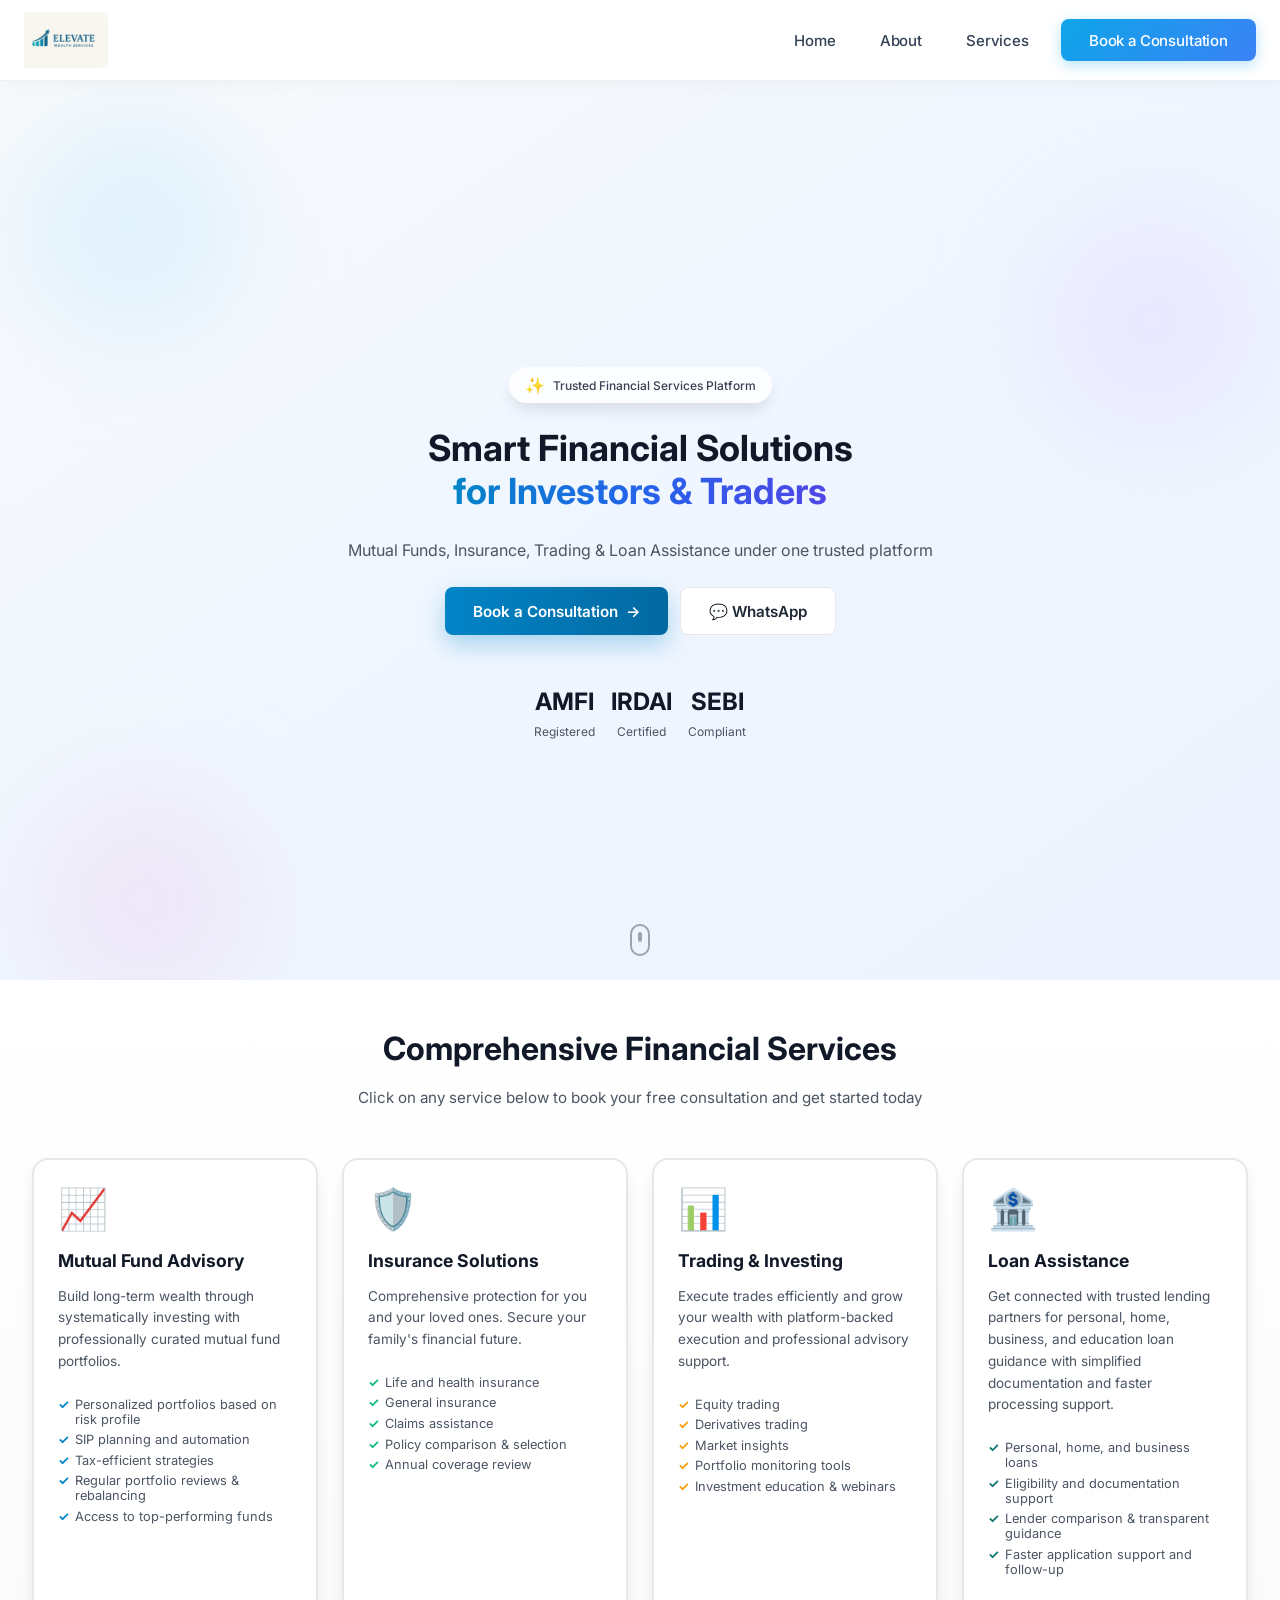
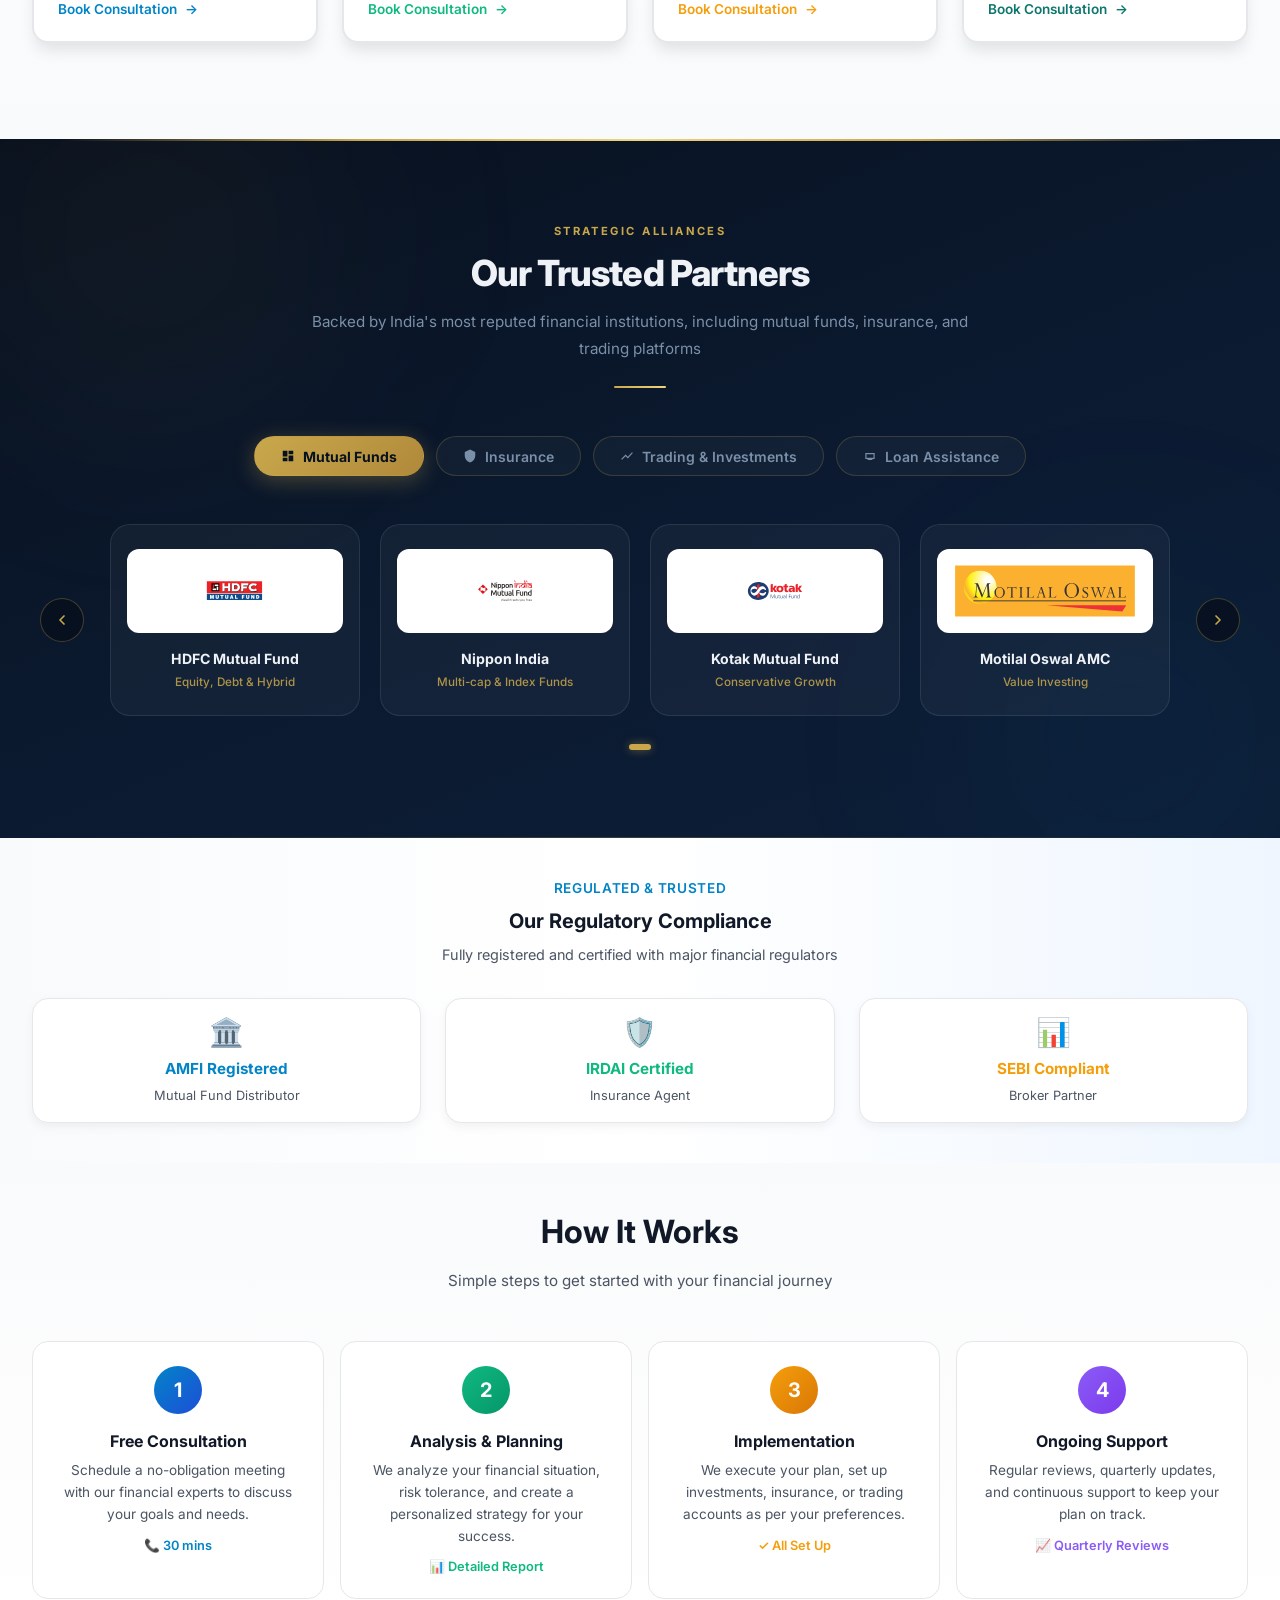
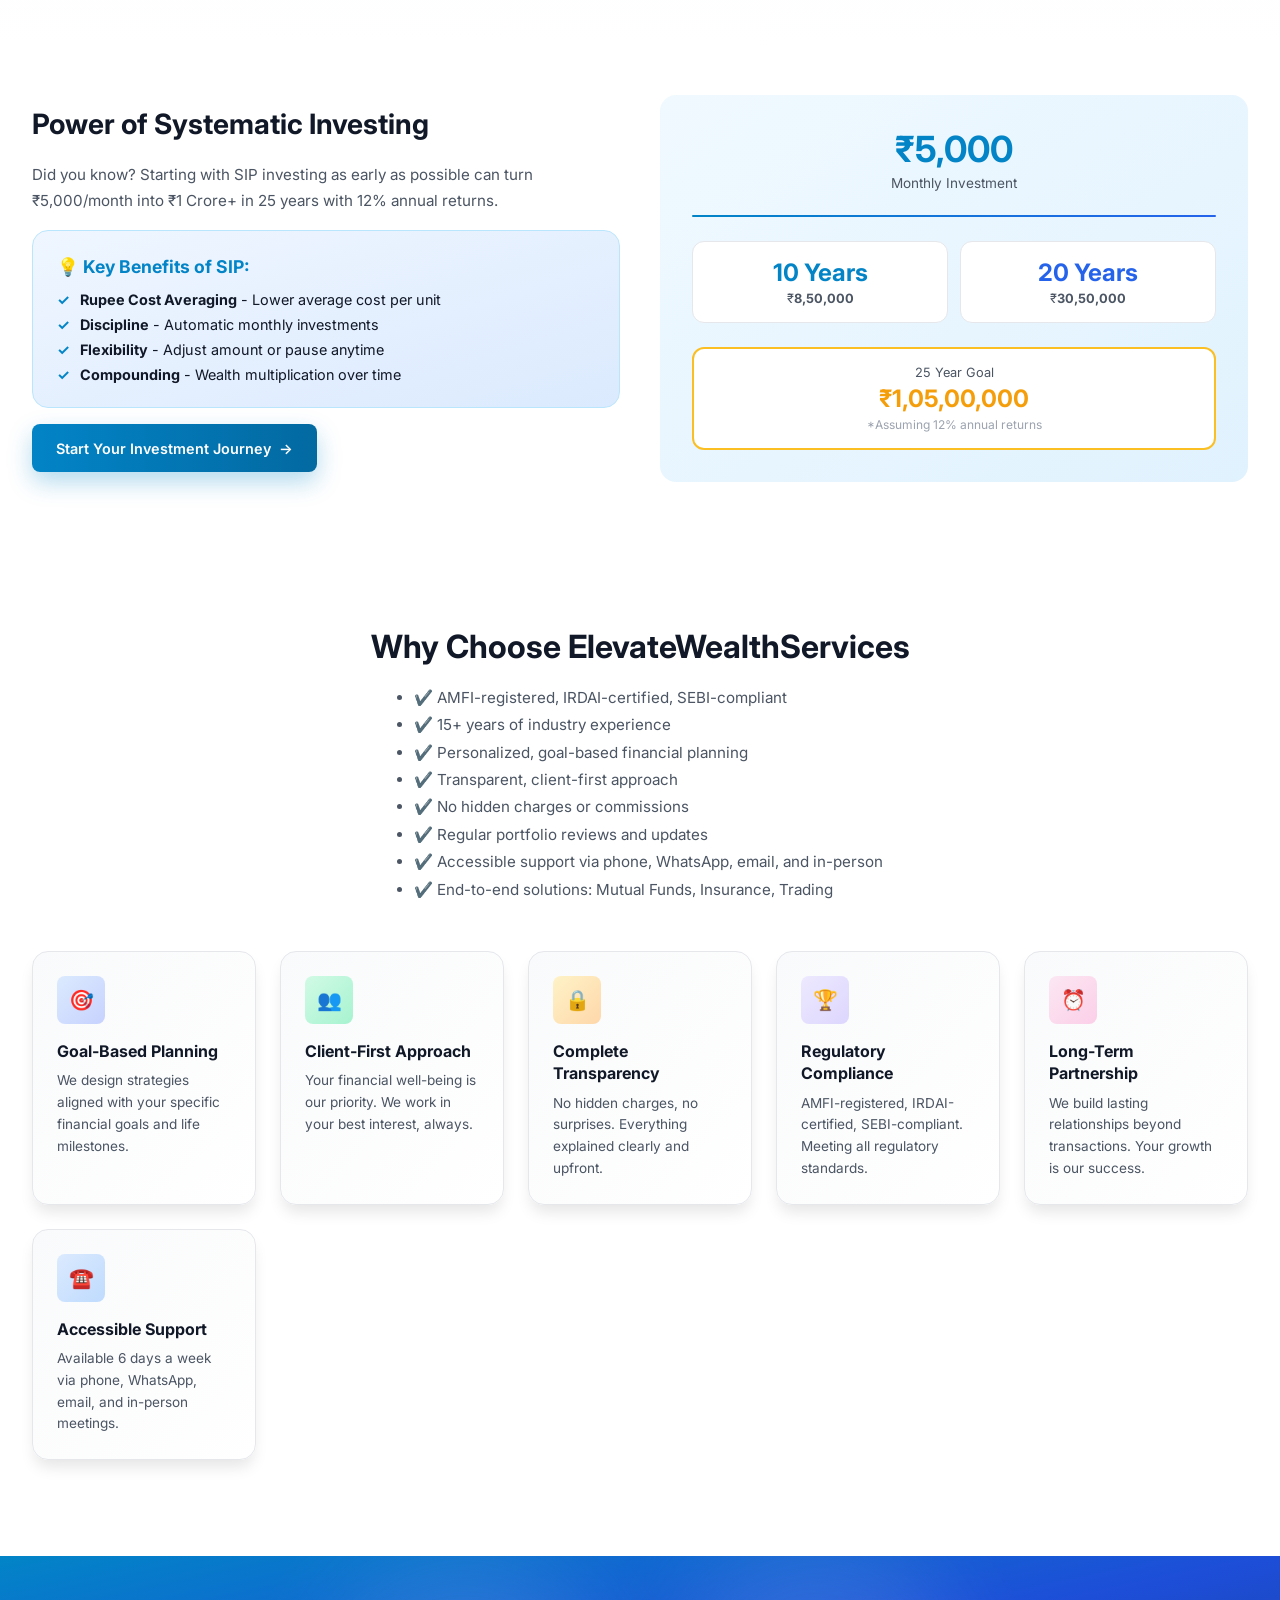
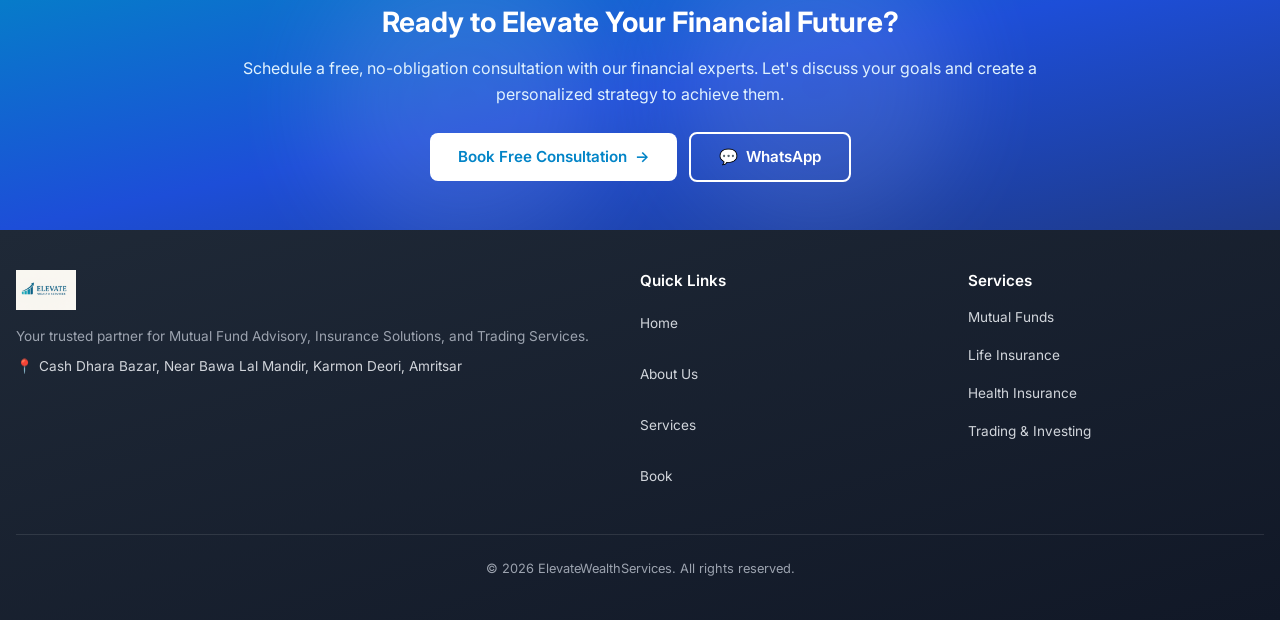
<file: index.html>
<!DOCTYPE html>
<html lang="en">
<head>
    <meta charset="UTF-8">
    <meta name="viewport" content="width=device-width, initial-scale=1.0, maximum-scale=5.0, user-scalable=yes">
    <title>ElevateWealthServices - Financial Solutions for Investors & Traders</title>
    <meta name="description" content="ElevateWealthServices offers mutual fund advisory, insurance solutions, and trading & investing support for individuals and families across India. Book a free consultation to start your plan.">
    <meta property="og:type" content="website">
    <meta property="og:title" content="ElevateWealthServices - Financial Solutions for Investors & Traders">
    <meta property="og:description" content="Mutual funds, insurance, and trading & investing under one trusted platform. Book a free consultation.">
    <meta property="og:url" content="https://elevatewealthservices.com/">
    <meta property="og:image" content="https://elevatewealthservices.com/images/og-banner.png">
    <meta name="twitter:card" content="summary_large_image">
    <meta name="twitter:title" content="ElevateWealthServices - Financial Solutions for Investors & Traders">
    <meta name="twitter:description" content="Mutual funds, insurance, and trading & investing under one trusted platform. Book a free consultation.">
    <meta name="twitter:image" content="https://elevatewealthservices.com/images/og-banner.png">
    <link rel="stylesheet" href="css/styles.css">
    <style>
        @media (max-width: 768px) {
            h1 { font-size: 2rem !important; }
            h2 { font-size: 1.5rem !important; }
            p { font-size: 0.9rem !important; }
            .hero-cta-row { flex-direction: column !important; }
            .hero-cta-row .btn { width: 100% !important; justify-content: center; }
            .cta-row { flex-direction: column !important; }
            .cta-row .btn { width: 100% !important; justify-content: center; }
        }
        
        @media (max-width: 640px) {
            h1 { font-size: 1.5rem !important; }
            h2 { font-size: 1.25rem !important; }
            h3 { font-size: 1rem !important; }
            p { font-size: 0.85rem !important; }
            
            .hero-blob { 
                width: 12rem !important; 
                height: 12rem !important; 
            }
        }
    </style>
</head>
<body>
    <!-- Premium Navigation -->
    <nav>
        <div class="nav-container">
            <a href="index.html" class="logo">
                <img src="images/ElevateWealthServicesLogo.png" alt="ElevateWealthServices">
            </a>
            <button class="mobile-menu-toggle" aria-label="Toggle navigation" aria-expanded="false">
                <span></span>
                <span></span>
                <span></span>
            </button>
            <ul class="nav-menu">
                <li><a href="index.html">Home</a></li>
                <li><a href="about.html">About</a></li>
                <li><a href="services.html">Services</a></li>
                <li><a href="contact.html" class="nav-cta">Book a Consultation</a></li>
            </ul>
        </div>
    </nav>

    <!-- Hero Section -->
    <section style="position: relative; min-height: 100vh; display: flex; align-items: center; justify-content: center; overflow: hidden; background: linear-gradient(to bottom right, #f8fafc, #eff6ff, #eef2ff); padding-top: 3rem;">
        <div style="position: absolute; inset: 0; overflow: hidden;">
            <div class="hero-blob" style="position: absolute; top: 2rem; left: 1rem; width: 14rem; height: 14rem; background: #bae6fd; border-radius: 9999px; mix-blend-mode: multiply; filter: blur(3rem); opacity: 0.3; animation: blob 7s infinite;"></div>
            <div class="hero-blob" style="position: absolute; top: 8rem; right: 1rem; width: 14rem; height: 14rem; background: #e9d5ff; border-radius: 9999px; mix-blend-mode: multiply; filter: blur(3rem); opacity: 0.3; animation: blob 7s infinite; animation-delay: 2s;"></div>
            <div class="hero-blob" style="position: absolute; bottom: -2rem; left: 2rem; width: 14rem; height: 14rem; background: #fbcfe8; border-radius: 9999px; mix-blend-mode: multiply; filter: blur(3rem); opacity: 0.3; animation: blob 7s infinite; animation-delay: 4s;"></div>
        </div>

        <div class="max-w-7xl" style="position: relative; z-index: 10; padding: 3rem 1rem;">
            <div style="text-align: center; display: flex; flex-direction: column; gap: 1.5rem;">
                <div style="display: inline-flex; align-items: center; gap: 0.5rem; background: rgba(255, 255, 255, 0.8); backdrop-filter: blur(0.75rem); padding: 0.5rem 1rem; border-radius: 9999px; box-shadow: 0 10px 15px -3px rgba(0, 0, 0, 0.1); width: fit-content; margin: 0 auto; animation: fadeIn 1s ease-in;">
                    <span style="color: #0284c7; font-size: 1rem;">✨</span>
                    <span style="font-size: 0.75rem; font-weight: 500; color: #374151;">Trusted Financial Services Platform</span>
                </div>

                <h1 style="font-size: 2.25rem; font-weight: 700; color: #111827; line-height: 1.2; animation: slideUp 0.6s ease-out;">
                    Smart Financial Solutions<br>
                    <span style="background: linear-gradient(to right, #0284c7, #2563eb, #4f46e5); background-clip: text; -webkit-background-clip: text; -webkit-text-fill-color: transparent;">for Investors & Traders</span>
                </h1>

                <p style="font-size: 1rem; color: #4b5563; max-width: 48rem; margin: 0 auto; animation: fadeIn 1s ease-in; animation-delay: 0.2s; line-height: 1.6;">
                    Mutual Funds, Insurance, Trading &amp; Loan Assistance under one trusted platform
                </p>

                <div class="hero-cta-row" style="display: flex; flex-direction: row; gap: 0.75rem; align-items: center; justify-content: center; flex-wrap: wrap; animation: fadeIn 1s ease-in; animation-delay: 0.4s; margin: 0 auto; width: 100%;">
                    <a href="contact.html" class="btn btn-primary" style="display: inline-flex; align-items: center; gap: 0.5rem; padding: 0.85rem 1.75rem; font-size: 0.95rem; width: auto;">
                        <span>Book a Consultation</span>
                        <span>→</span>
                    </a>
                    <a href="https://wa.me/919815519057" target="_blank" rel="noopener noreferrer" class="btn btn-secondary" style="display: inline-flex; align-items: center; gap: 0.5rem; padding: 0.85rem 1.75rem; font-size: 0.95rem; width: auto;">
                            <span>💬 WhatsApp</span>
                    </a>
                </div>

                <div style="display: flex; flex-wrap: wrap; align-items: center; justify-content: center; gap: 1rem; padding-top: 1.5rem; animation: fadeIn 1s ease-in; animation-delay: 0.6s;">
                    <div style="text-align: center;">
                        <p style="font-size: 1.5rem; font-weight: 700; color: #111827; margin: 0;">AMFI</p>
                        <p style="font-size: 0.75rem; color: #4b5563; margin: 0;">Registered</p>
                    </div>
                    <div style="height: 2rem; width: 1px; background: #d1d5db; display: none;"></div>
                    <div style="text-align: center;">
                        <p style="font-size: 1.5rem; font-weight: 700; color: #111827; margin: 0;">IRDAI</p>
                        <p style="font-size: 0.75rem; color: #4b5563; margin: 0;">Certified</p>
                    </div>
                    <div style="height: 2rem; width: 1px; background: #d1d5db; display: none;"></div>
                    <div style="text-align: center;">
                        <p style="font-size: 1.5rem; font-weight: 700; color: #111827; margin: 0;">SEBI</p>
                        <p style="font-size: 0.75rem; color: #4b5563; margin: 0;">Compliant</p>
                    </div>
                </div>
            </div>
        </div>

        <div style="position: absolute; bottom: 1.5rem; left: 50%; transform: translateX(-50%); animation: bounce 2s infinite;">
            <div style="width: 1.25rem; height: 2rem; border: 2px solid #9ca3af; border-radius: 9999px; display: flex; align-items: flex-start; justify-content: center; padding: 0.4rem;">
                <div style="width: 0.2rem; height: 0.6rem; background: #9ca3af; border-radius: 9999px;"></div>
            </div>
        </div>
    </section>


    <!-- Services Snapshot -->
    <section style="padding: 3rem 1rem; background: linear-gradient(to bottom, white, #f9fafb);">
        <div class="max-w-7xl">
            <div style="text-align: center; margin-bottom: 3rem;">
                <h2 style="font-size: 2rem; font-weight: 700; color: #111827; margin-bottom: 1rem;">Comprehensive Financial Services</h2>
                <p style="font-size: 0.95rem; color: #4b5563; max-width: 48rem; margin: 0 auto;">Click on any service below to book your free consultation and get started today</p>
            </div>

            <div style="display: grid; grid-template-columns: repeat(auto-fit, minmax(250px, 1fr)); gap: 1.5rem; margin-bottom: 3rem;">
                <!-- Mutual Fund Advisory Card -->
                <a href="contact.html?service=mutual-funds" style="text-decoration: none; cursor: pointer;">
                    <div style="background: white; border-radius: 1rem; padding: 1.5rem; border: 2px solid #e5e7eb; box-shadow: 0 10px 15px -3px rgba(0, 0, 0, 0.1); transition: all 0.3s ease; height: 100%; display: flex; flex-direction: column; gap: 0.75rem; position: relative; overflow: hidden;" onmouseover="this.style.borderColor='#0284c7'; this.style.transform='translateY(-8px)'; this.style.boxShadow='0 20px 25px -5px rgba(2, 132, 199, 0.3)';" onmouseout="this.style.borderColor='#e5e7eb'; this.style.transform='translateY(0)'; this.style.boxShadow='0 10px 15px -3px rgba(0, 0, 0, 0.1)';">
                        <div style="font-size: 2.5rem; margin-bottom: 0.25rem;">📈</div>
                        <h3 style="font-size: 1.1rem; font-weight: 700; color: #111827; margin: 0;">Mutual Fund Advisory</h3>
                        <p style="color: #4b5563; margin: 0; font-size: 0.85rem;">Build long-term wealth through systematically investing with professionally curated mutual fund portfolios.</p>
                        <ul style="list-style: none; padding: 0; margin-top: 0.75rem; flex-grow: 1;">
                            <li style="display: flex; align-items: flex-start; gap: 0.4rem; margin-bottom: 0.35rem; color: #4b5563; font-size: 0.8rem;">
                                <span style="color: #0284c7; font-weight: 700; flex-shrink: 0;">✓</span> <span>Personalized portfolios based on risk profile</span>
                            </li>
                            <li style="display: flex; align-items: flex-start; gap: 0.4rem; margin-bottom: 0.35rem; color: #4b5563; font-size: 0.8rem;">
                                <span style="color: #0284c7; font-weight: 700; flex-shrink: 0;">✓</span> <span>SIP planning and automation</span>
                            </li>
                            <li style="display: flex; align-items: flex-start; gap: 0.4rem; margin-bottom: 0.35rem; color: #4b5563; font-size: 0.8rem;">
                                <span style="color: #0284c7; font-weight: 700; flex-shrink: 0;">✓</span> <span>Tax-efficient strategies</span>
                            </li>
                            <li style="display: flex; align-items: flex-start; gap: 0.4rem; margin-bottom: 0.35rem; color: #4b5563; font-size: 0.8rem;">
                                <span style="color: #0284c7; font-weight: 700; flex-shrink: 0;">✓</span> <span>Regular portfolio reviews & rebalancing</span>
                            </li>
                            <li style="display: flex; align-items: flex-start; gap: 0.4rem; color: #4b5563; font-size: 0.8rem;">
                                <span style="color: #0284c7; font-weight: 700; flex-shrink: 0;">✓</span> <span>Access to top-performing funds</span>
                            </li>
                        </ul>
                        <div style="margin-top: 0.75rem; display: flex; align-items: center; gap: 0.5rem; color: #0284c7; font-weight: 600; font-size: 0.85rem;">
                            <span>Book Consultation</span> <span style="transition: all 0.3s ease;">→</span>
                        </div>
                    </div>
                </a>

                <!-- Insurance Solutions Card -->
                <a href="contact.html?service=insurance" style="text-decoration: none; cursor: pointer;">
                    <div style="background: white; border-radius: 1rem; padding: 1.5rem; border: 2px solid #e5e7eb; box-shadow: 0 10px 15px -3px rgba(0, 0, 0, 0.1); transition: all 0.3s ease; height: 100%; display: flex; flex-direction: column; gap: 0.75rem;" onmouseover="this.style.borderColor='#10b981'; this.style.transform='translateY(-8px)'; this.style.boxShadow='0 20px 25px -5px rgba(16, 185, 129, 0.3)';" onmouseout="this.style.borderColor='#e5e7eb'; this.style.transform='translateY(0)'; this.style.boxShadow='0 10px 15px -3px rgba(0, 0, 0, 0.1)';">
                        <div style="font-size: 2.5rem; margin-bottom: 0.25rem;">🛡️</div>
                        <h3 style="font-size: 1.1rem; font-weight: 700; color: #111827; margin: 0;">Insurance Solutions</h3>
                        <p style="color: #4b5563; margin: 0; font-size: 0.85rem;">Comprehensive protection for you and your loved ones. Secure your family's financial future.</p>
                        <ul style="list-style: none; padding: 0; margin-top: 0.75rem; flex-grow: 1;">
                            <li style="display: flex; align-items: flex-start; gap: 0.4rem; margin-bottom: 0.35rem; color: #4b5563; font-size: 0.8rem;">
                                <span style="color: #10b981; font-weight: 700; flex-shrink: 0;">✓</span> <span>Life and health insurance</span>
                            </li>
                            <li style="display: flex; align-items: flex-start; gap: 0.4rem; margin-bottom: 0.35rem; color: #4b5563; font-size: 0.8rem;">
                                <span style="color: #10b981; font-weight: 700; flex-shrink: 0;">✓</span> <span>General insurance</span>
                            </li>
                            <li style="display: flex; align-items: flex-start; gap: 0.4rem; margin-bottom: 0.35rem; color: #4b5563; font-size: 0.8rem;">
                                <span style="color: #10b981; font-weight: 700; flex-shrink: 0;">✓</span> <span>Claims assistance</span>
                            </li>
                            <li style="display: flex; align-items: flex-start; gap: 0.4rem; margin-bottom: 0.35rem; color: #4b5563; font-size: 0.8rem;">
                                <span style="color: #10b981; font-weight: 700; flex-shrink: 0;">✓</span> <span>Policy comparison & selection</span>
                            </li>
                            <li style="display: flex; align-items: flex-start; gap: 0.4rem; color: #4b5563; font-size: 0.8rem;">
                                <span style="color: #10b981; font-weight: 700; flex-shrink: 0;">✓</span> <span>Annual coverage review</span>
                            </li>
                        </ul>
                        <div style="margin-top: 0.75rem; display: flex; align-items: center; gap: 0.5rem; color: #10b981; font-weight: 600; font-size: 0.85rem;">
                            <span>Book Consultation</span> <span style="transition: all 0.3s ease;">→</span>
                        </div>
                    </div>
                </a>

                <!-- Trading & Investing Card -->
                <a href="contact.html?service=trading" style="text-decoration: none; cursor: pointer;">
                    <div style="background: white; border-radius: 1rem; padding: 1.5rem; border: 2px solid #e5e7eb; box-shadow: 0 10px 15px -3px rgba(0, 0, 0, 0.1); transition: all 0.3s ease; height: 100%; display: flex; flex-direction: column; gap: 0.75rem;" onmouseover="this.style.borderColor='#f59e0b'; this.style.transform='translateY(-8px)'; this.style.boxShadow='0 20px 25px -5px rgba(245, 158, 11, 0.3)';" onmouseout="this.style.borderColor='#e5e7eb'; this.style.transform='translateY(0)'; this.style.boxShadow='0 10px 15px -3px rgba(0, 0, 0, 0.1)';">
                        <div style="font-size: 2.5rem; margin-bottom: 0.25rem;">📊</div>
                        <h3 style="font-size: 1.1rem; font-weight: 700; color: #111827; margin: 0;">Trading &amp; Investing</h3>
                        <p style="color: #4b5563; margin: 0; font-size: 0.85rem;">Execute trades efficiently and grow your wealth with platform-backed execution and professional advisory support.</p>
                        <ul style="list-style: none; padding: 0; margin-top: 0.75rem; flex-grow: 1;">
                            <li style="display: flex; align-items: flex-start; gap: 0.4rem; margin-bottom: 0.35rem; color: #4b5563; font-size: 0.8rem;">
                                <span style="color: #f59e0b; font-weight: 700; flex-shrink: 0;">✓</span> <span>Equity trading</span>
                            </li>
                            <li style="display: flex; align-items: flex-start; gap: 0.4rem; margin-bottom: 0.35rem; color: #4b5563; font-size: 0.8rem;">
                                <span style="color: #f59e0b; font-weight: 700; flex-shrink: 0;">✓</span> <span>Derivatives trading</span>
                            </li>
                            <li style="display: flex; align-items: flex-start; gap: 0.4rem; margin-bottom: 0.35rem; color: #4b5563; font-size: 0.8rem;">
                                <span style="color: #f59e0b; font-weight: 700; flex-shrink: 0;">✓</span> <span>Market insights</span>
                            </li>
                            <li style="display: flex; align-items: flex-start; gap: 0.4rem; margin-bottom: 0.35rem; color: #4b5563; font-size: 0.8rem;">
                                <span style="color: #f59e0b; font-weight: 700; flex-shrink: 0;">✓</span> <span>Portfolio monitoring tools</span>
                            </li>
                            <li style="display: flex; align-items: flex-start; gap: 0.4rem; color: #4b5563; font-size: 0.8rem;">
                                <span style="color: #f59e0b; font-weight: 700; flex-shrink: 0;">✓</span> <span>Investment education &amp; webinars</span>
                            </li>
                        </ul>
                        <div style="margin-top: 0.75rem; display: flex; align-items: center; gap: 0.5rem; color: #f59e0b; font-weight: 600; font-size: 0.85rem;">
                            <span>Book Consultation</span> <span style="transition: all 0.3s ease;">→</span>
                        </div>
                    </div>
                </a>

                <!-- Loan Assistance Card -->
                <a href="contact.html?service=loan-assistance" style="text-decoration: none; cursor: pointer;">
                    <div style="background: white; border-radius: 1rem; padding: 1.5rem; border: 2px solid #e5e7eb; box-shadow: 0 10px 15px -3px rgba(0, 0, 0, 0.1); transition: all 0.3s ease; height: 100%; display: flex; flex-direction: column; gap: 0.75rem;" onmouseover="this.style.borderColor='#14b8a6'; this.style.transform='translateY(-8px)'; this.style.boxShadow='0 20px 25px -5px rgba(20, 184, 166, 0.3)';" onmouseout="this.style.borderColor='#e5e7eb'; this.style.transform='translateY(0)'; this.style.boxShadow='0 10px 15px -3px rgba(0, 0, 0, 0.1)';">
                        <div style="font-size: 2.5rem; margin-bottom: 0.25rem;">🏦</div>
                        <h3 style="font-size: 1.1rem; font-weight: 700; color: #111827; margin: 0;">Loan Assistance</h3>
                        <p style="color: #4b5563; margin: 0; font-size: 0.85rem;">Get connected with trusted lending partners for personal, home, business, and education loan guidance with simplified documentation and faster processing support.</p>
                        <ul style="list-style: none; padding: 0; margin-top: 0.75rem; flex-grow: 1;">
                            <li style="display: flex; align-items: flex-start; gap: 0.4rem; margin-bottom: 0.35rem; color: #4b5563; font-size: 0.8rem;">
                                <span style="color: #0f766e; font-weight: 700; flex-shrink: 0;">✓</span> <span>Personal, home, and business loans</span>
                            </li>
                            <li style="display: flex; align-items: flex-start; gap: 0.4rem; margin-bottom: 0.35rem; color: #4b5563; font-size: 0.8rem;">
                                <span style="color: #0f766e; font-weight: 700; flex-shrink: 0;">✓</span> <span>Eligibility and documentation support</span>
                            </li>
                            <li style="display: flex; align-items: flex-start; gap: 0.4rem; margin-bottom: 0.35rem; color: #4b5563; font-size: 0.8rem;">
                                <span style="color: #0f766e; font-weight: 700; flex-shrink: 0;">✓</span> <span>Lender comparison &amp; transparent guidance</span>
                            </li>
                            <li style="display: flex; align-items: flex-start; gap: 0.4rem; color: #4b5563; font-size: 0.8rem;">
                                <span style="color: #0f766e; font-weight: 700; flex-shrink: 0;">✓</span> <span>Faster application support and follow-up</span>
                            </li>
                        </ul>
                        <div style="margin-top: 0.75rem; display: flex; align-items: center; gap: 0.5rem; color: #0f766e; font-weight: 600; font-size: 0.85rem;">
                            <span>Book Consultation</span> <span style="transition: all 0.3s ease;">→</span>
                        </div>
                    </div>
                </a>
            </div>
        </div>
    </section>

    <!-- Brand Partners Section (Luxury) -->
    <section id="bpsec">
        <div class="bp-glow bp-glow-a"></div>
        <div class="bp-glow bp-glow-b"></div>
        <div class="max-w-7xl bpsec-inner">

            <div class="bphdr">
                <span class="bplabel">Strategic Alliances</span>
                <h2 class="bptitle">Our Trusted Partners</h2>
                <p class="bpdesc">Backed by India's most reputed financial institutions, including mutual funds, insurance, and trading platforms</p>
                <div class="bprule"></div>
            </div>

            <div class="bp-tabs">
                <button class="bp-tab active" data-tab="mf">
                    <svg width="14" height="14" viewBox="0 0 24 24" fill="currentColor"><path d="M3 13h8V3H3v10zm0 8h8v-6H3v6zm10 0h8V11h-8v10zm0-18v6h8V3h-8z"/></svg>
                    Mutual Funds
                </button>
                <button class="bp-tab" data-tab="ins">
                    <svg width="14" height="14" viewBox="0 0 24 24" fill="currentColor"><path d="M12 1L3 5v6c0 5.55 3.84 10.74 9 12 5.16-1.26 9-6.45 9-12V5l-9-4z"/></svg>
                    Insurance
                </button>
                <button class="bp-tab" data-tab="trade">
                    <svg width="14" height="14" viewBox="0 0 24 24" fill="currentColor"><path d="M3.5 18.49l6-6.01 4 4L22 6.92l-1.41-1.41-7.09 7.97-4-4L2 16.99l1.5 1.5z"/></svg>
                    Trading &amp; Investments
                </button>
                <button class="bp-tab" data-tab="loan">
                    <svg width="14" height="14" viewBox="0 0 24 24" fill="currentColor"><path d="M4 7h16v10H4V7zm2 2v6h12V9H6zm2 8h8v2H8v-2z"/></svg>
                    Loan Assistance
                </button>
            </div>

            <!-- Mutual Funds -->
            <div class="bp-panel active" id="bpp-mf">
                <div class="bp-slider-outer">
                    <button class="bparr bparr-prev" id="bparr-mf-prev" aria-label="Previous"><svg width="16" height="16" viewBox="0 0 24 24" fill="none" stroke="currentColor" stroke-width="2.5" stroke-linecap="round" stroke-linejoin="round"><polyline points="15 18 9 12 15 6"/></svg></button>
                    <div class="bpswrap" id="bpsw-mf">
                        <div class="bpstrack" id="bpst-mf">
                            <div class="bpc"><div class="bpc-body">
                                <div class="bpc-logo"><img src="images/hdfc-mf.svg" alt="HDFC Mutual Fund" class="bpc-img" onerror="this.style.display='none';this.nextElementSibling.style.display='flex';"><span class="bpc-fb" style="background:linear-gradient(135deg,#0d3b6e,#1565c0)">HF</span></div>
                                <h3 class="bpc-name">HDFC Mutual Fund</h3><p class="bpc-type">Equity, Debt &amp; Hybrid</p>
                            </div></div>
                            <div class="bpc"><div class="bpc-body">
                                <div class="bpc-logo"><img src="images/nippon-india-mf.svg" alt="Nippon India" class="bpc-img" onerror="this.style.display='none';this.nextElementSibling.style.display='flex';"><span class="bpc-fb" style="background:linear-gradient(135deg,#b71c1c,#ef5350)">NI</span></div>
                                <h3 class="bpc-name">Nippon India</h3><p class="bpc-type">Multi-cap &amp; Index Funds</p>
                            </div></div>
                            <div class="bpc"><div class="bpc-body">
                                <div class="bpc-logo"><img src="images/kotak-mf.svg" alt="Kotak Mutual Fund" class="bpc-img" onerror="this.style.display='none';this.nextElementSibling.style.display='flex';"><span class="bpc-fb" style="background:linear-gradient(135deg,#e65100,#ff7043)">KOTAK</span></div>
                                <h3 class="bpc-name">Kotak Mutual Fund</h3><p class="bpc-type">Conservative Growth</p>
                            </div></div>
                            <div class="bpc"><div class="bpc-body">
                                <div class="bpc-logo"><img src="images/motilal-oswal-mf.svg" alt="Motilal Oswal AMC" class="bpc-img" onerror="this.style.display='none';this.nextElementSibling.style.display='flex';"><span class="bpc-fb" style="background:linear-gradient(135deg,#1a237e,#3949ab)">MO</span></div>
                                <h3 class="bpc-name">Motilal Oswal AMC</h3><p class="bpc-type">Value Investing</p>
                            </div></div>
                        </div>
                    </div>
                    <button class="bparr bparr-next" id="bparr-mf-next" aria-label="Next"><svg width="16" height="16" viewBox="0 0 24 24" fill="none" stroke="currentColor" stroke-width="2.5" stroke-linecap="round" stroke-linejoin="round"><polyline points="9 18 15 12 9 6"/></svg></button>
                </div>
                <div class="bp-dots" id="bpdots-mf"></div>
            </div>

            <!-- Insurance -->
            <div class="bp-panel" id="bpp-ins">
                <div class="bp-slider-outer">
                    <button class="bparr bparr-prev" id="bparr-ins-prev" aria-label="Previous"><svg width="16" height="16" viewBox="0 0 24 24" fill="none" stroke="currentColor" stroke-width="2.5" stroke-linecap="round" stroke-linejoin="round"><polyline points="15 18 9 12 15 6"/></svg></button>
                    <div class="bpswrap" id="bpsw-ins">
                        <div class="bpstrack" id="bpst-ins">
                            <div class="bpc"><div class="bpc-body">
                                <div class="bpc-logo"><img src="images/hdfc-ergo.svg" alt="HDFC ERGO" class="bpc-img" onerror="this.style.display='none';this.nextElementSibling.style.display='flex';"><span class="bpc-fb" style="background:linear-gradient(135deg,#0d3b6e,#1565c0)">HE</span></div>
                                <h3 class="bpc-name">HDFC ERGO</h3><p class="bpc-type">General Insurance</p>
                            </div></div>
                            <div class="bpc"><div class="bpc-body">
                                <div class="bpc-logo"><img src="images/icici-lombard.png" alt="ICICI Lombard" class="bpc-img" onerror="this.style.display='none';this.nextElementSibling.style.display='flex';"><span class="bpc-fb" style="background:linear-gradient(135deg,#880e4f,#e91e63)">IL</span></div>
                                <h3 class="bpc-name">ICICI Lombard</h3><p class="bpc-type">General Insurance</p>
                            </div></div>
                            <div class="bpc"><div class="bpc-body">
                                <div class="bpc-logo"><img src="images/tata-aig.svg" alt="Tata AIG" class="bpc-img" onerror="this.style.display='none';this.nextElementSibling.style.display='flex';"><span class="bpc-fb" style="background:linear-gradient(135deg,#004d40,#00897b)">TA</span></div>
                                <h3 class="bpc-name">Tata AIG</h3><p class="bpc-type">General Insurance</p>
                            </div></div>
                            <div class="bpc"><div class="bpc-body">
                                <div class="bpc-logo"><img src="images/star-health.svg" alt="Star Health" class="bpc-img" onerror="this.style.display='none';this.nextElementSibling.style.display='flex';"><span class="bpc-fb" style="background:linear-gradient(135deg,#b71c1c,#ef5350)">STAR</span></div>
                                <h3 class="bpc-name">Star Health</h3><p class="bpc-type">Health Insurance</p>
                            </div></div>
                            <div class="bpc"><div class="bpc-body">
                                <div class="bpc-logo"><img src="images/aditya-birla-health.svg" alt="Aditya Birla Health" class="bpc-img" onerror="this.style.display='none';this.nextElementSibling.style.display='flex';"><span class="bpc-fb" style="background:linear-gradient(135deg,#e65100,#ff7043)">AB</span></div>
                                <h3 class="bpc-name">Aditya Birla Health</h3><p class="bpc-type">Health Insurance</p>
                            </div></div>
                            <div class="bpc"><div class="bpc-body">
                                <div class="bpc-logo"><img src="images/hdfc-life.svg" alt="HDFC Life" class="bpc-img" onerror="this.style.display='none';this.nextElementSibling.style.display='flex';"><span class="bpc-fb" style="background:linear-gradient(135deg,#1a237e,#283593)">HL</span></div>
                                <h3 class="bpc-name">HDFC Life</h3><p class="bpc-type">Life Insurance</p>
                            </div></div>
                            <div class="bpc"><div class="bpc-body">
                                <div class="bpc-logo"><img src="images/icici-prudential-life.svg" alt="ICICI Prudential Life" class="bpc-img" onerror="this.style.display='none';this.nextElementSibling.style.display='flex';"><span class="bpc-fb" style="background:linear-gradient(135deg,#880e4f,#c2185b)">IP</span></div>
                                <h3 class="bpc-name">ICICI Prudential Life</h3><p class="bpc-type">Life Insurance</p>
                            </div></div>
                            <div class="bpc"><div class="bpc-body">
                                <div class="bpc-logo"><img src="images/max-life.svg" alt="Max Life Insurance" class="bpc-img" onerror="this.style.display='none';this.nextElementSibling.style.display='flex';"><span class="bpc-fb" style="background:linear-gradient(135deg,#311b92,#6200ea)">ML</span></div>
                                <h3 class="bpc-name">Max Life Insurance</h3><p class="bpc-type">Life Insurance</p>
                            </div></div>
                            <div class="bpc"><div class="bpc-body">
                                <div class="bpc-logo"><img src="images/go-digit.svg" alt="Go Digit" class="bpc-img" onerror="this.style.display='none';this.nextElementSibling.style.display='flex';"><span class="bpc-fb" style="background:linear-gradient(135deg,#1b5e20,#388e3c)">GD</span></div>
                                <h3 class="bpc-name">Go Digit</h3><p class="bpc-type">Digital Insurance</p>
                            </div></div>
                        </div>
                    </div>
                    <button class="bparr bparr-next" id="bparr-ins-next" aria-label="Next"><svg width="16" height="16" viewBox="0 0 24 24" fill="none" stroke="currentColor" stroke-width="2.5" stroke-linecap="round" stroke-linejoin="round"><polyline points="9 18 15 12 9 6"/></svg></button>
                </div>
                <div class="bp-dots" id="bpdots-ins"></div>
            </div>

            <!-- Trading & Investments -->
            <div class="bp-panel" id="bpp-trade">
                <div class="bp-trade-wrap">
                    <div class="bpc bpc-solo"><div class="bpc-body">
                        <div class="bpc-logo bpc-logo-lg"><img src="images/aditya-birla-elevate.svg" alt="Aditya Birla Capital" class="bpc-img" onerror="this.style.display='none';this.nextElementSibling.style.display='flex';"><span class="bpc-fb" style="background:linear-gradient(135deg,#e65100,#ff7043)">AB</span></div>
                        <h3 class="bpc-name">Aditya Birla Capital</h3>
                        <p class="bpc-type">Trading &amp; Investments</p>
                        <span class="bpc-badge">Authorised Partner</span>
                    </div></div>
                </div>
            </div>

            <!-- Loan Assistance -->
            <div class="bp-panel" id="bpp-loan">
                <div class="bp-trade-wrap">
                    <div class="bpc bpc-solo"><div class="bpc-body">
                        <div class="bpc-logo bpc-logo-lg"><img src="images/aditya-birla-elevate.svg" alt="Aditya Birla Capital" class="bpc-img" onerror="this.style.display='none';this.nextElementSibling.style.display='flex';"><span class="bpc-fb" style="background:linear-gradient(135deg,#0f766e,#14b8a6)">ABC</span></div>
                        <h3 class="bpc-name">Aditya Birla Capital</h3>
                        <p class="bpc-type">Home, Personal, Business &amp; Education Loans</p>
                        <span class="bpc-badge">Partnered with NBFCs &amp; Prominent Lenders</span>
                    </div></div>
                </div>
            </div>

        </div>
    </section>

    <!-- Trusted Partners Section -->
    <section style="padding: 2.5rem 1rem; background: linear-gradient(to right, #f8fafc, white, #eff6ff);">
        <div class="max-w-7xl">
            <div style="text-align: center; margin-bottom: 2rem;">
                <p style="font-size: 0.85rem; font-weight: 600; color: #0284c7; text-transform: uppercase; letter-spacing: 0.05em; margin-bottom: 0.5rem;">Regulated & Trusted</p>
                <h3 style="font-size: 1.25rem; font-weight: 700; color: #111827; margin-bottom: 0.5rem;">Our Regulatory Compliance</h3>
                <p style="font-size: 0.9rem; color: #4b5563;">Fully registered and certified with major financial regulators</p>
            </div>

            <div style="display: grid; grid-template-columns: repeat(auto-fit, minmax(180px, 1fr)); gap: 1.5rem; align-items: center;">
                <!-- AMFI -->
                <div style="background: white; border-radius: 1rem; padding: 1rem; text-align: center; border: 1px solid #e5e7eb; box-shadow: 0 4px 10px rgba(0, 0, 0, 0.05); transition: all 0.3s ease;" onmouseover="this.style.transform='translateY(-3px)'; this.style.boxShadow='0 10px 25px rgba(2, 132, 199, 0.15)';" onmouseout="this.style.transform='translateY(0)'; this.style.boxShadow='0 4px 10px rgba(0, 0, 0, 0.05)';">
                    <div style="font-size: 1.75rem; margin-bottom: 0.5rem;">🏛️</div>
                    <p style="font-weight: 700; color: #0284c7; margin: 0; font-size: 0.95rem;">AMFI Registered</p>
                    <p style="color: #4b5563; font-size: 0.8rem; margin: 0.25rem 0 0 0;">Mutual Fund Distributor</p>
                </div>

                <!-- IRDAI -->
                <div style="background: white; border-radius: 1rem; padding: 1rem; text-align: center; border: 1px solid #e5e7eb; box-shadow: 0 4px 10px rgba(0, 0, 0, 0.05); transition: all 0.3s ease;" onmouseover="this.style.transform='translateY(-3px)'; this.style.boxShadow='0 10px 25px rgba(16, 185, 129, 0.15)';" onmouseout="this.style.transform='translateY(0)'; this.style.boxShadow='0 4px 10px rgba(0, 0, 0, 0.05)';">
                    <div style="font-size: 1.75rem; margin-bottom: 0.5rem;">🛡️</div>
                    <p style="font-weight: 700; color: #10b981; margin: 0; font-size: 0.95rem;">IRDAI Certified</p>
                    <p style="color: #4b5563; font-size: 0.8rem; margin: 0.25rem 0 0 0;">Insurance Agent</p>
                </div>

                <!-- SEBI -->
                <div style="background: white; border-radius: 1rem; padding: 1rem; text-align: center; border: 1px solid #e5e7eb; box-shadow: 0 4px 10px rgba(0, 0, 0, 0.05); transition: all 0.3s ease;" onmouseover="this.style.transform='translateY(-3px)'; this.style.boxShadow='0 10px 25px rgba(245, 158, 11, 0.15)';" onmouseout="this.style.transform='translateY(0)'; this.style.boxShadow='0 4px 10px rgba(0, 0, 0, 0.05)';">
                    <div style="font-size: 1.75rem; margin-bottom: 0.5rem;">📊</div>
                    <p style="font-weight: 700; color: #f59e0b; margin: 0; font-size: 0.95rem;">SEBI Compliant</p>
                    <p style="color: #4b5563; font-size: 0.8rem; margin: 0.25rem 0 0 0;">Broker Partner</p>
                </div>
            </div>
        </div>
    </section>

    <!-- How It Works Section -->
    <section style="padding: 3rem 1rem; background: linear-gradient(to bottom, #f9fafb, white);">
        <div class="max-w-7xl">
            <div style="text-align: center; margin-bottom: 3rem;">
                <h2 style="font-size: 2rem; font-weight: 700; color: #111827; margin-bottom: 1rem;">How It Works</h2>
                <p style="font-size: 0.95rem; color: #4b5563; max-width: 48rem; margin: 0 auto;">Simple steps to get started with your financial journey</p>
            </div>

            <div style="display: grid; grid-template-columns: repeat(auto-fit, minmax(200px, 1fr)); gap: 1rem;">
                <!-- Step 1 -->
                <div style="background: white; border-radius: 1rem; padding: 1.5rem; text-align: center; border: 1px solid #e5e7eb; position: relative;">
                    <div style="display: inline-flex; align-items: center; justify-content: center; width: 3rem; height: 3rem; border-radius: 9999px; background: linear-gradient(to bottom right, #0284c7, #1d4ed8); color: white; font-size: 1.25rem; font-weight: 700; margin-bottom: 1rem;">1</div>
                    <h3 style="font-size: 1rem; font-weight: 700; color: #111827; margin-bottom: 0.5rem;">Free Consultation</h3>
                    <p style="color: #4b5563; margin-bottom: 0.75rem; font-size: 0.85rem;">Schedule a no-obligation meeting with our financial experts to discuss your goals and needs.</p>
                    <div style="display: flex; align-items: center; justify-content: center; gap: 0.5rem; color: #0284c7; font-weight: 600; font-size: 0.8rem;">
                        <span>📞 30 mins</span>
                    </div>
                </div>

                <!-- Step 2 -->
                <div style="background: white; border-radius: 1rem; padding: 1.5rem; text-align: center; border: 1px solid #e5e7eb;">
                    <div style="display: inline-flex; align-items: center; justify-content: center; width: 3rem; height: 3rem; border-radius: 9999px; background: linear-gradient(to bottom right, #10b981, #059669); color: white; font-size: 1.25rem; font-weight: 700; margin-bottom: 1rem;">2</div>
                    <h3 style="font-size: 1rem; font-weight: 700; color: #111827; margin-bottom: 0.5rem;">Analysis & Planning</h3>
                    <p style="color: #4b5563; margin-bottom: 0.75rem; font-size: 0.85rem;">We analyze your financial situation, risk tolerance, and create a personalized strategy for your success.</p>
                    <div style="display: flex; align-items: center; justify-content: center; gap: 0.5rem; color: #10b981; font-weight: 600; font-size: 0.8rem;">
                        <span>📊 Detailed Report</span>
                    </div>
                </div>

                <!-- Step 3 -->
                <div style="background: white; border-radius: 1rem; padding: 1.5rem; text-align: center; border: 1px solid #e5e7eb;">
                    <div style="display: inline-flex; align-items: center; justify-content: center; width: 3rem; height: 3rem; border-radius: 9999px; background: linear-gradient(to bottom right, #f59e0b, #d97706); color: white; font-size: 1.25rem; font-weight: 700; margin-bottom: 1rem;">3</div>
                    <h3 style="font-size: 1rem; font-weight: 700; color: #111827; margin-bottom: 0.5rem;">Implementation</h3>
                    <p style="color: #4b5563; margin-bottom: 0.75rem; font-size: 0.85rem;">We execute your plan, set up investments, insurance, or trading accounts as per your preferences.</p>
                    <div style="display: flex; align-items: center; justify-content: center; gap: 0.5rem; color: #f59e0b; font-weight: 600; font-size: 0.8rem;">
                        <span>✓ All Set Up</span>
                    </div>
                </div>

                <!-- Step 4 -->
                <div style="background: white; border-radius: 1rem; padding: 1.5rem; text-align: center; border: 1px solid #e5e7eb;">
                    <div style="display: inline-flex; align-items: center; justify-content: center; width: 3rem; height: 3rem; border-radius: 9999px; background: linear-gradient(to bottom right, #8b5cf6, #7c3aed); color: white; font-size: 1.25rem; font-weight: 700; margin-bottom: 1rem;">4</div>
                    <h3 style="font-size: 1rem; font-weight: 700; color: #111827; margin-bottom: 0.5rem;">Ongoing Support</h3>
                    <p style="color: #4b5563; margin-bottom: 0.75rem; font-size: 0.85rem;">Regular reviews, quarterly updates, and continuous support to keep your plan on track.</p>
                    <div style="display: flex; align-items: center; justify-content: center; gap: 0.5rem; color: #8b5cf6; font-weight: 600; font-size: 0.8rem;">
                        <span>📈 Quarterly Reviews</span>
                    </div>
                </div>
            </div>
        </div>
    </section>

    <!-- Investment Growth Infographic Section -->
    <section style="padding: 3rem 1rem; background: white;">
        <div class="max-w-7xl">
            <div>
                <div style="display: grid; grid-template-columns: 1fr 1fr; gap: 2.5rem; align-items: center; margin-bottom: 3rem;">
                    <div>
                        <h2 style="font-size: 1.75rem; font-weight: 700; color: #111827; margin-bottom: 1.25rem;">Power of Systematic Investing</h2>
                        <p style="font-size: 0.95rem; color: #4b5563; line-height: 1.7; margin-bottom: 1rem;">Did you know? Starting with SIP investing as early as possible can turn ₹5,000/month into ₹1 Crore+ in 25 years with 12% annual returns.</p>
                        
                        <div style="background: linear-gradient(to bottom right, #eff6ff, #dbeafe); border-radius: 1rem; padding: 1.5rem; margin-bottom: 1rem; border: 1px solid #bae6fd;">
                            <h3 style="font-size: 1.1rem; font-weight: 700; color: #0284c7; margin-bottom: 0.75rem;">💡 Key Benefits of SIP:</h3>
                            <ul style="list-style: none; padding: 0; margin: 0; display: flex; flex-direction: column; gap: 0.5rem;">
                                <li style="display: flex; align-items: flex-start; gap: 0.6rem; font-size: 0.9rem;">
                                    <span style="color: #0284c7; font-weight: 700; flex-shrink: 0;">✓</span>
                                    <span style="color: #111827;"><strong>Rupee Cost Averaging</strong> - Lower average cost per unit</span>
                                </li>
                                <li style="display: flex; align-items: flex-start; gap: 0.6rem; font-size: 0.9rem;">
                                    <span style="color: #0284c7; font-weight: 700; flex-shrink: 0;">✓</span>
                                    <span style="color: #111827;"><strong>Discipline</strong> - Automatic monthly investments</span>
                                </li>
                                <li style="display: flex; align-items: flex-start; gap: 0.6rem; font-size: 0.9rem;">
                                    <span style="color: #0284c7; font-weight: 700; flex-shrink: 0;">✓</span>
                                    <span style="color: #111827;"><strong>Flexibility</strong> - Adjust amount or pause anytime</span>
                                </li>
                                <li style="display: flex; align-items: flex-start; gap: 0.6rem; font-size: 0.9rem;">
                                    <span style="color: #0284c7; font-weight: 700; flex-shrink: 0;">✓</span>
                                    <span style="color: #111827;"><strong>Compounding</strong> - Wealth multiplication over time</span>
                                </li>
                            </ul>
                        </div>

                        <a href="contact.html?service=mutual-funds" class="btn btn-primary" style="display: inline-flex; align-items: center; gap: 0.5rem; padding: 0.75rem 1.5rem; font-weight: 600; font-size: 0.9rem;">
                            <span>Start Your Investment Journey</span> <span>→</span>
                        </a>
                    </div>

                    <div style="position: relative;">
                        <div style="background: linear-gradient(to bottom right, #f0f9ff, #e0f2fe); border-radius: 1rem; padding: 2rem; height: 100%; display: flex; flex-direction: column; justify-content: center; align-items: center; gap: 1.5rem;">
                            <div style="text-align: center;">
                                <div style="font-size: 2.25rem; font-weight: 700; color: #0284c7; margin-bottom: 0.25rem;">₹5,000</div>
                                <div style="color: #4b5563; font-size: 0.85rem;">Monthly Investment</div>
                            </div>

                            <div style="width: 100%; background: #e5e7eb; border-radius: 0.5rem; height: 2px; position: relative;">
                                <div style="position: absolute; top: 0; left: 0; width: 100%; height: 100%; background: linear-gradient(to right, #0284c7, #2563eb); border-radius: 0.5rem;"></div>
                            </div>

                            <div style="display: grid; grid-template-columns: 1fr 1fr; gap: 0.75rem; width: 100%;">
                                <div style="background: white; padding: 1rem; border-radius: 0.75rem; text-align: center; border: 1px solid #e5e7eb;">
                                    <div style="font-size: 1.5rem; font-weight: 700; color: #0284c7;">10 Years</div>
                                    <div style="color: #4b5563; font-size: 0.8rem; margin-top: 0.25rem;">₹<strong>8,50,000</strong></div>
                                </div>
                                <div style="background: white; padding: 1rem; border-radius: 0.75rem; text-align: center; border: 1px solid #e5e7eb;">
                                    <div style="font-size: 1.5rem; font-weight: 700; color: #2563eb;">20 Years</div>
                                    <div style="color: #4b5563; font-size: 0.8rem; margin-top: 0.25rem;">₹<strong>30,50,000</strong></div>
                                </div>
                            </div>

                            <div style="text-align: center; background: white; padding: 1rem; border-radius: 0.75rem; width: 100%; border: 2px solid #fbbf24;">
                                <div style="font-size: 0.8rem; color: #4b5563; margin-bottom: 0.25rem;">25 Year Goal</div>
                                <div style="font-size: 1.5rem; font-weight: 700; color: #f59e0b;">₹1,05,00,000</div>
                                <div style="font-size: 0.75rem; color: #9ca3af; margin-top: 0.25rem;">*Assuming 12% annual returns</div>
                            </div>
                        </div>
                    </div>
                </div>
            </div>
        </div>
    </section>


    <!-- Why Choose Us -->
    <section style="padding: 3rem 1rem; background: white;">
        <div class="max-w-7xl">
            <div style="text-align: center; margin-bottom: 3rem;">
                                <h2 style="font-size: 2rem; font-weight: 700; color: #111827; margin-bottom: 1rem;">Why Choose ElevateWealthServices</h2>
                                <ul style="font-size: 0.95rem; color: #4b5563; max-width: 48rem; margin: 0 auto; text-align: left; display: inline-block; line-height: 1.8; padding-left: 1rem;">
                                    <li>✔️ AMFI-registered, IRDAI-certified, SEBI-compliant</li>
                                    <li>✔️ 15+ years of industry experience</li>
                                    <li>✔️ Personalized, goal-based financial planning</li>
                                    <li>✔️ Transparent, client-first approach</li>
                                    <li>✔️ No hidden charges or commissions</li>
                                    <li>✔️ Regular portfolio reviews and updates</li>
                                    <li>✔️ Accessible support via phone, WhatsApp, email, and in-person</li>
                                    <li>✔️ End-to-end solutions: Mutual Funds, Insurance, Trading</li>
                                </ul>
            </div>

            <div style="display: grid; grid-template-columns: repeat(auto-fit, minmax(200px, 1fr)); gap: 1.5rem; margin-bottom: 3rem;">
                <div style="background: linear-gradient(to bottom right, #f9fafb, white); border-radius: 1rem; padding: 1.5rem; border: 1px solid #e5e7eb; box-shadow: 0 10px 15px -3px rgba(0, 0, 0, 0.1); transition: all 0.3s ease;" onmouseover="this.style.transform='translateY(-5px)'; this.style.boxShadow='0 20px 25px -5px rgba(2, 132, 199, 0.2)';" onmouseout="this.style.transform='translateY(0)'; this.style.boxShadow='0 10px 15px -3px rgba(0, 0, 0, 0.1)';">
                    <div style="display: inline-flex; align-items: center; justify-content: center; width: 3rem; height: 3rem; border-radius: 0.5rem; background: linear-gradient(to bottom right, #dbeafe, #c7d2fe); margin-bottom: 1rem;">
                        <span style="font-size: 1.25rem;">🎯</span>
                    </div>
                    <h3 style="font-size: 1rem; font-weight: 700; color: #111827; margin-bottom: 0.5rem;">Goal-Based Planning</h3>
                    <p style="color: #4b5563; font-size: 0.85rem;">We design strategies aligned with your specific financial goals and life milestones.</p>
                </div>

                <div style="background: linear-gradient(to bottom right, #f9fafb, white); border-radius: 1rem; padding: 1.5rem; border: 1px solid #e5e7eb; box-shadow: 0 10px 15px -3px rgba(0, 0, 0, 0.1); transition: all 0.3s ease;" onmouseover="this.style.transform='translateY(-5px)'; this.style.boxShadow='0 20px 25px -5px rgba(16, 185, 129, 0.2)';" onmouseout="this.style.transform='translateY(0)'; this.style.boxShadow='0 10px 15px -3px rgba(0, 0, 0, 0.1)';">
                    <div style="display: inline-flex; align-items: center; justify-content: center; width: 3rem; height: 3rem; border-radius: 0.5rem; background: linear-gradient(to bottom right, #d1fae5, #a7f3d0); margin-bottom: 1rem;">
                        <span style="font-size: 1.25rem;">👥</span>
                    </div>
                    <h3 style="font-size: 1rem; font-weight: 700; color: #111827; margin-bottom: 0.5rem;">Client-First Approach</h3>
                    <p style="color: #4b5563; font-size: 0.85rem;">Your financial well-being is our priority. We work in your best interest, always.</p>
                </div>

                <div style="background: linear-gradient(to bottom right, #f9fafb, white); border-radius: 1rem; padding: 1.5rem; border: 1px solid #e5e7eb; box-shadow: 0 10px 15px -3px rgba(0, 0, 0, 0.1); transition: all 0.3s ease;" onmouseover="this.style.transform='translateY(-5px)'; this.style.boxShadow='0 20px 25px -5px rgba(245, 158, 11, 0.2)';" onmouseout="this.style.transform='translateY(0)'; this.style.boxShadow='0 10px 15px -3px rgba(0, 0, 0, 0.1)';">
                    <div style="display: inline-flex; align-items: center; justify-content: center; width: 3rem; height: 3rem; border-radius: 0.5rem; background: linear-gradient(to bottom right, #fef3c7, #fed7aa); margin-bottom: 1rem;">
                        <span style="font-size: 1.25rem;">🔒</span>
                    </div>
                    <h3 style="font-size: 1rem; font-weight: 700; color: #111827; margin-bottom: 0.5rem;">Complete Transparency</h3>
                    <p style="color: #4b5563; font-size: 0.85rem;">No hidden charges, no surprises. Everything explained clearly and upfront.</p>
                </div>

                <div style="background: linear-gradient(to bottom right, #f9fafb, white); border-radius: 1rem; padding: 1.5rem; border: 1px solid #e5e7eb; box-shadow: 0 10px 15px -3px rgba(0, 0, 0, 0.1); transition: all 0.3s ease;" onmouseover="this.style.transform='translateY(-5px)'; this.style.boxShadow='0 20px 25px -5px rgba(139, 92, 246, 0.2)';" onmouseout="this.style.transform='translateY(0)'; this.style.boxShadow='0 10px 15px -3px rgba(0, 0, 0, 0.1)';">
                    <div style="display: inline-flex; align-items: center; justify-content: center; width: 3rem; height: 3rem; border-radius: 0.5rem; background: linear-gradient(to bottom right, #ede9fe, #ddd6fe); margin-bottom: 1rem;">
                        <span style="font-size: 1.25rem;">🏆</span>
                    </div>
                    <h3 style="font-size: 1rem; font-weight: 700; color: #111827; margin-bottom: 0.5rem;">Regulatory Compliance</h3>
                    <p style="color: #4b5563; font-size: 0.85rem;">AMFI-registered, IRDAI-certified, SEBI-compliant. Meeting all regulatory standards.</p>
                </div>

                <div style="background: linear-gradient(to bottom right, #f9fafb, white); border-radius: 1rem; padding: 1.5rem; border: 1px solid #e5e7eb; box-shadow: 0 10px 15px -3px rgba(0, 0, 0, 0.1); transition: all 0.3s ease;" onmouseover="this.style.transform='translateY(-5px)'; this.style.boxShadow='0 20px 25px -5px rgba(240, 107, 231, 0.2)';" onmouseout="this.style.transform='translateY(0)'; this.style.boxShadow='0 10px 15px -3px rgba(0, 0, 0, 0.1)';">
                    <div style="display: inline-flex; align-items: center; justify-content: center; width: 3rem; height: 3rem; border-radius: 0.5rem; background: linear-gradient(to bottom right, #fce7f3, #fbcfe8); margin-bottom: 1rem;">
                        <span style="font-size: 1.25rem;">⏰</span>
                    </div>
                    <h3 style="font-size: 1rem; font-weight: 700; color: #111827; margin-bottom: 0.5rem;">Long-Term Partnership</h3>
                    <p style="color: #4b5563; font-size: 0.85rem;">We build lasting relationships beyond transactions. Your growth is our success.</p>
                </div>

                <div style="background: linear-gradient(to bottom right, #f9fafb, white); border-radius: 1rem; padding: 1.5rem; border: 1px solid #e5e7eb; box-shadow: 0 10px 15px -3px rgba(0, 0, 0, 0.1); transition: all 0.3s ease;" onmouseover="this.style.transform='translateY(-5px)'; this.style.boxShadow='0 20px 25px -5px rgba(59, 130, 246, 0.2)';" onmouseout="this.style.transform='translateY(0)'; this.style.boxShadow='0 10px 15px -3px rgba(0, 0, 0, 0.1)';">
                    <div style="display: inline-flex; align-items: center; justify-content: center; width: 3rem; height: 3rem; border-radius: 0.5rem; background: linear-gradient(to bottom right, #dbeafe, #bfdbfe); margin-bottom: 1rem;">
                        <span style="font-size: 1.25rem;">☎️</span>
                    </div>
                    <h3 style="font-size: 1rem; font-weight: 700; color: #111827; margin-bottom: 0.5rem;">Accessible Support</h3>
                    <p style="color: #4b5563; font-size: 0.85rem;">Available 6 days a week via phone, WhatsApp, email, and in-person meetings.</p>
                </div>
            </div>
        </div>
    </section>

    <!-- CTA Section -->
    <section style="padding: 3rem 1rem; background: linear-gradient(to bottom right, #0284c7, #1d4ed8, #1e3a8a); color: white; position: relative; overflow: hidden;">
        <div style="position: absolute; inset: 0;">
            <div style="position: absolute; top: 0; left: 25%; width: 18rem; height: 18rem; background: white; border-radius: 9999px; filter: blur(3rem); opacity: 0.1;"></div>
            <div style="position: absolute; bottom: 0; right: 25%; width: 18rem; height: 18rem; background: white; border-radius: 9999px; filter: blur(3rem); opacity: 0.1;"></div>
        </div>
        
        <div class="max-w-4xl" style="text-align: center; position: relative; z-index: 10;">
            <h2 style="font-size: 1.75rem; font-weight: 700; margin-bottom: 1rem;">Ready to Elevate Your Financial Future?</h2>
            <p style="font-size: 1rem; margin-bottom: 1.5rem; color: #e0f2fe; line-height: 1.6;">Schedule a free, no-obligation consultation with our financial experts. Let's discuss your goals and create a personalized strategy to achieve them.</p>
                <div class="cta-row" style="display: flex; flex-direction: row; gap: 0.75rem; align-items: center; justify-content: center; flex-wrap: wrap;">
                <a href="contact.html" class="btn" style="background: white; color: #0284c7; padding: 0.85rem 1.75rem; font-weight: 600; font-size: 0.95rem; display: inline-flex; align-items: center; gap: 0.5rem; width: auto;">
                    <span>Book Free Consultation</span>
                    <span>→</span>
                </a>
                <a href="https://wa.me/919815519057" target="_blank" rel="noopener noreferrer" class="btn" style="background: transparent; border: 2px solid white; color: white; padding: 0.85rem 1.75rem; font-weight: 600; font-size: 0.95rem; display: inline-flex; align-items: center; gap: 0.5rem; width: auto;">
                    <span>💬</span>
                    <span>WhatsApp</span>
                </a>
            </div>
        </div>
    </section>

    <!-- Footer -->
    <footer style="background: linear-gradient(to bottom right, #1f2937, #111827); color: #d1d5db;">
        <div class="max-w-7xl" style="padding: 2.5rem 1rem;">
            <div style="display: grid; grid-template-columns: 2fr 1fr 1fr; gap: 2rem; margin-bottom: 2rem;">
                <!-- Company Info -->
                <div class="footer-section">
                    <div style="display: flex; align-items: center; gap: 0.4rem; margin-bottom: 1rem;">
                        <img src="images/ElevateWealthServicesLogo.png" alt="ElevateWealthServices" style="height: 2.5rem; width: auto; object-fit: contain;">
                    </div>
                    <p style="color: #9ca3af; font-size: 0.85rem; line-height: 1.5; margin-bottom: 0.75rem;">Your trusted partner for Mutual Fund Advisory, Insurance Solutions, and Trading Services.</p>
                    <div style="display: flex; align-items: center; gap: 0.4rem; font-size: 0.85rem;">
                        <span>📍</span>
                        <span>Cash Dhara Bazar, Near Bawa Lal Mandir, Karmon Deori, Amritsar</span>
                    </div>
                </div>

                <!-- Quick Links -->
                <div class="footer-section">
                    <h3 style="color: white; font-weight: 600; margin-bottom: 1rem; font-size: 0.95rem;">Quick Links</h3>
                    <ul style="list-style: none; padding: 0; margin: 0; display: flex; flex-direction: column; gap: 0.5rem;">
                        <li><a href="index.html" style="color: #d1d5db; text-decoration: none; font-size: 0.85rem;">Home</a></li>
                        <li><a href="about.html" style="color: #d1d5db; text-decoration: none; font-size: 0.85rem;">About Us</a></li>
                        <li><a href="services.html" style="color: #d1d5db; text-decoration: none; font-size: 0.85rem;">Services</a></li>
                        <li><a href="contact.html" style="color: #d1d5db; text-decoration: none; font-size: 0.85rem;">Book</a></li>
                    </ul>
                </div>

                <!-- Services -->
                <div class="footer-section">
                    <h3 style="color: white; font-weight: 600; margin-bottom: 1rem; font-size: 0.95rem;">Services</h3>
                    <ul style="list-style: none; padding: 0; margin: 0; display: flex; flex-direction: column; gap: 0.5rem;">
                        <li style="font-size: 0.85rem; color: #d1d5db;">Mutual Funds</li>
                        <li style="font-size: 0.85rem; color: #d1d5db;">Life Insurance</li>
                        <li style="font-size: 0.85rem; color: #d1d5db;">Health Insurance</li>
                        <li style="font-size: 0.85rem; color: #d1d5db;">Trading & Investing</li>
                    </ul>
                </div>
            </div>

            <div style="border-top: 1px solid rgba(255, 255, 255, 0.1); padding-top: 1.5rem;">
                <p style="font-size: 0.8rem; color: #9ca3af; text-align: center; margin: 0;">© 2026 ElevateWealthServices. All rights reserved.</p>
            </div>
        </div>
    </footer>

    <script src="js/script.js"></script>
</body>
</html>
</file>
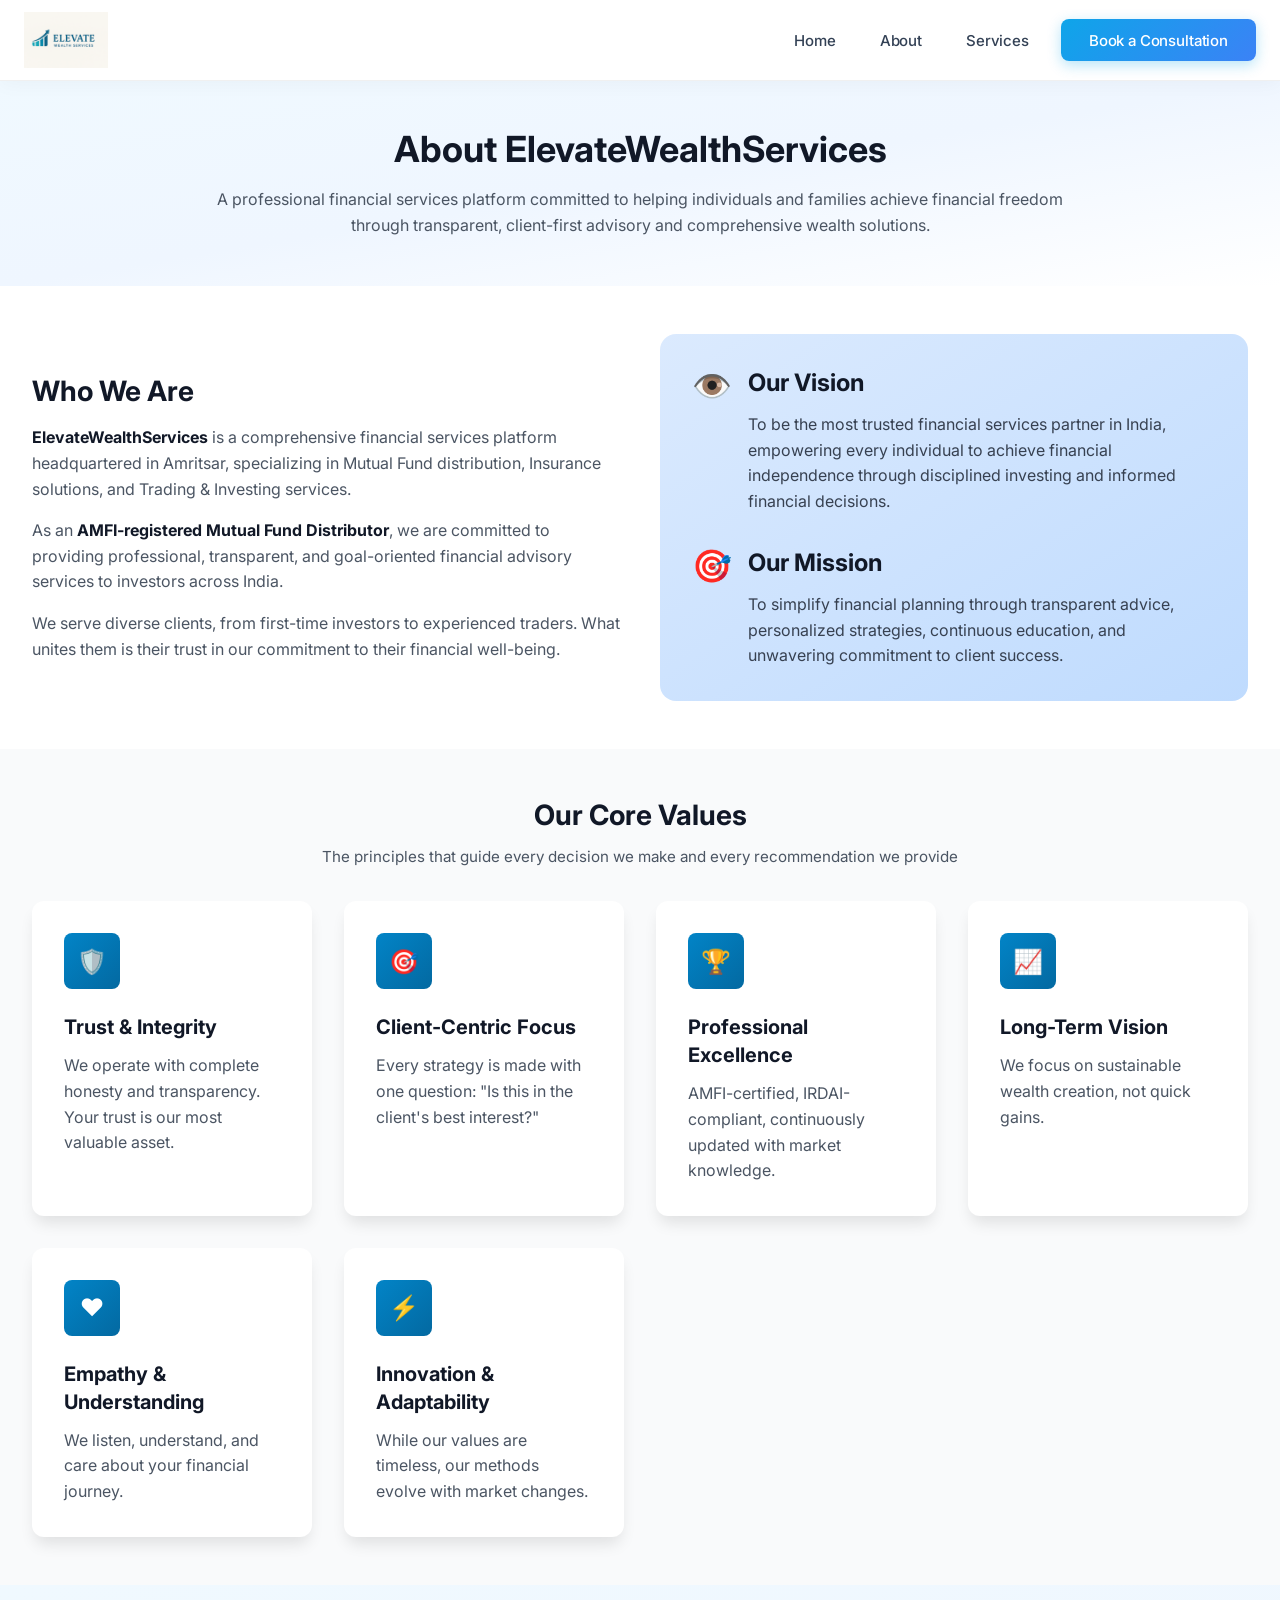
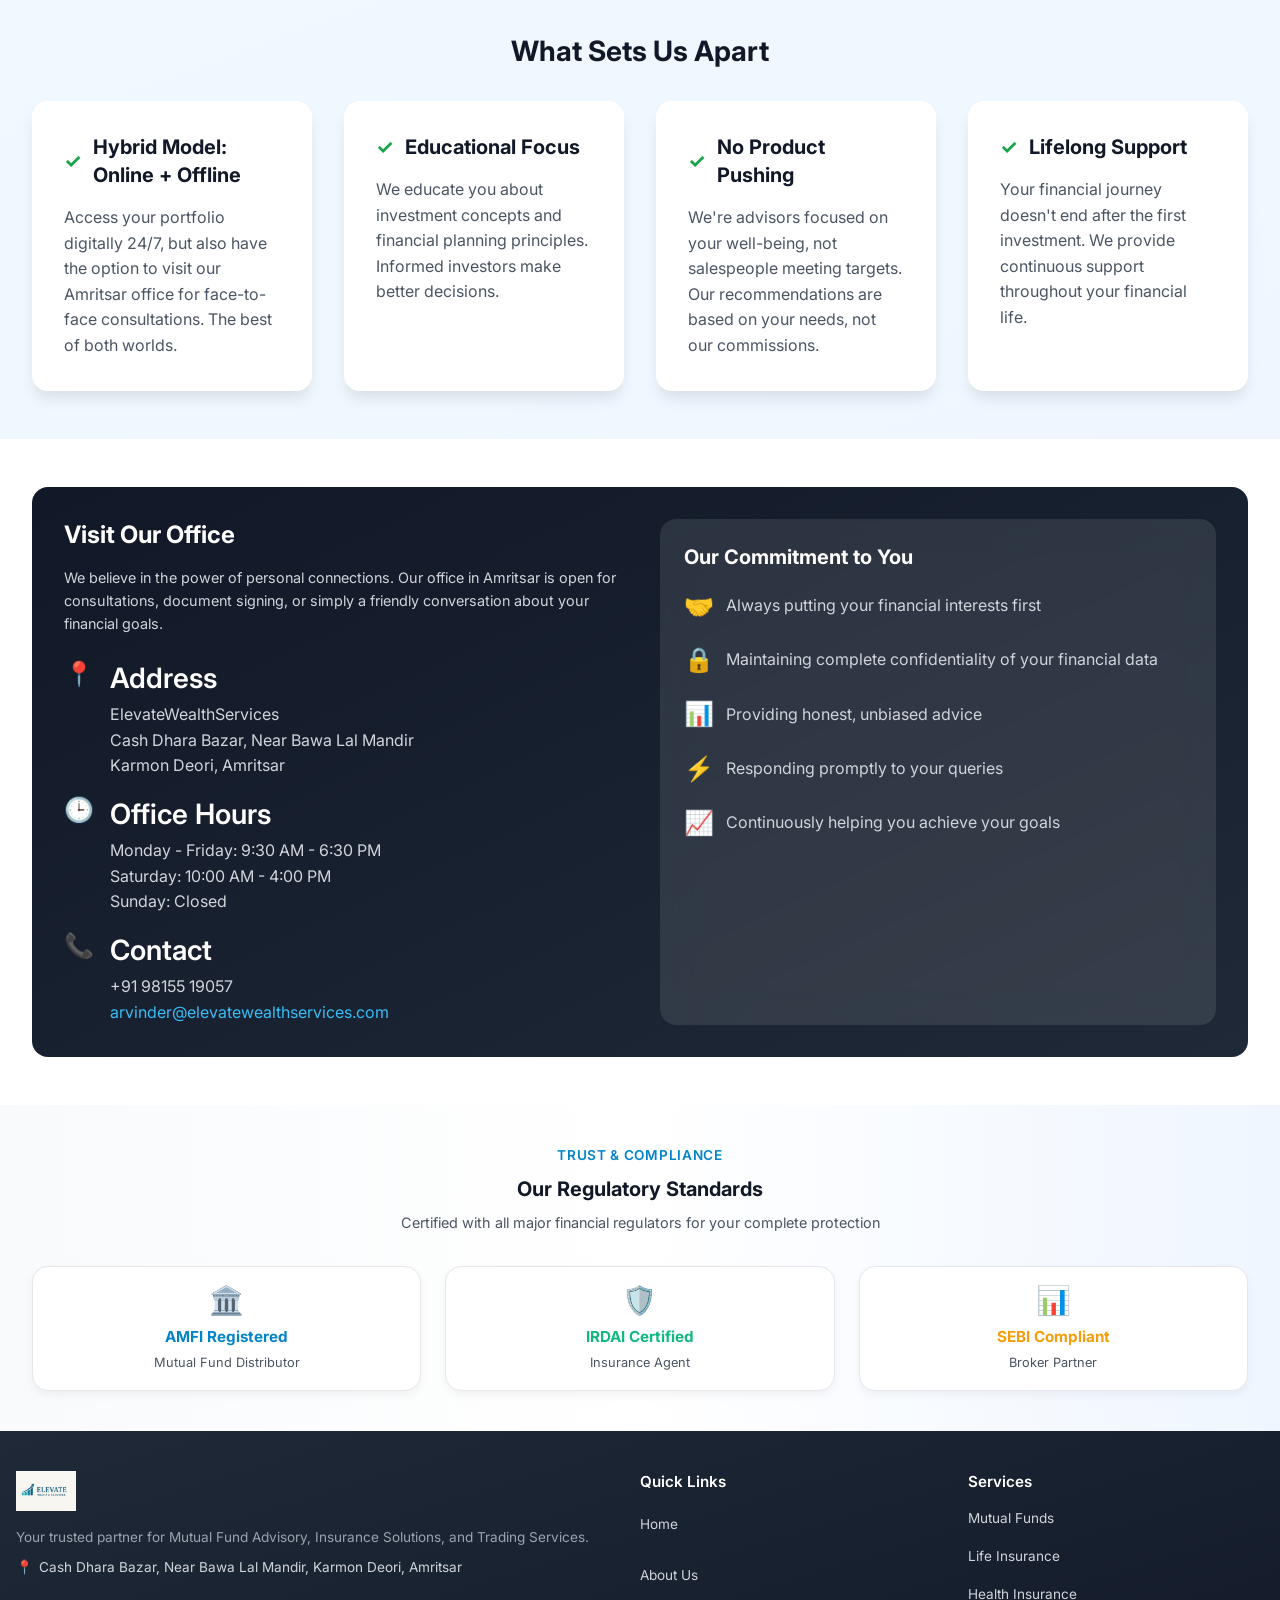
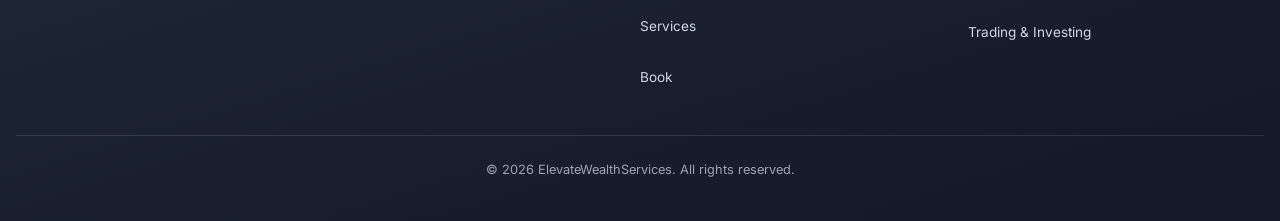
<file: about.html>
<!DOCTYPE html>
<html lang="en">
<head>
    <meta charset="UTF-8">
    <meta name="viewport" content="width=device-width, initial-scale=1.0, maximum-scale=5.0, user-scalable=yes">
    <title>About Us - ElevateWealthServices</title>
    <meta name="description" content="Learn about ElevateWealthServices, an AMFI-registered mutual fund distributor offering insurance solutions and trading & investing support from Amritsar.">
    <meta property="og:type" content="website">
    <meta property="og:title" content="About ElevateWealthServices">
    <meta property="og:description" content="Discover our mission, vision, and client-first approach across mutual funds, insurance, and trading & investing services.">
    <meta property="og:url" content="https://elevatewealthservices.com/about.html">
    <meta property="og:image" content="https://elevatewealthservices.com/images/og-banner.png">
    <meta name="twitter:card" content="summary_large_image">
    <meta name="twitter:title" content="About ElevateWealthServices">
    <meta name="twitter:description" content="Learn how we serve investors with transparent advisory across mutual funds, insurance, and trading & investing.">
    <meta name="twitter:image" content="https://elevatewealthservices.com/images/og-banner.png">
    <link rel="stylesheet" href="css/styles.css">
    <style>
        @media (max-width: 768px) {
            h1 { font-size: 1.75rem !important; }
            h2 { font-size: 1.5rem !important; }
            h3 { font-size: 1.25rem !important; }
            p { font-size: 0.95rem !important; }
        }

        @media (max-width: 640px) {
            h1 { font-size: 1.5rem !important; }
            h2 { font-size: 1.25rem !important; }
            h3 { font-size: 1.05rem !important; }
            p { font-size: 0.9rem !important; }

            section { padding: 2rem 1rem !important; }

            .grid-2-col { grid-template-columns: 1fr !important; }
            .grid-3-col { grid-template-columns: 1fr !important; }
            .flex-reverse-mobile { flex-direction: column-reverse !important; }

            /* Force all 2-col grids to stack */
            div[style*="grid-template-columns: 1fr 1fr"] {
                grid-template-columns: 1fr !important;
            }
        }
    </style>
</head>
<body>
    <!-- Premium Navigation -->
    <nav>
        <div class="nav-container">
            <a href="index.html" class="logo">
                <img src="images/ElevateWealthServicesLogo.png" alt="ElevateWealthServices">
            </a>
            <button class="mobile-menu-toggle" aria-label="Toggle navigation" aria-expanded="false">
                <span></span>
                <span></span>
                <span></span>
            </button>
            <ul class="nav-menu">
                <li><a href="index.html">Home</a></li>
                <li><a href="about.html">About</a></li>
                <li><a href="services.html">Services</a></li>
                <li><a href="contact.html" class="nav-cta">Book a Consultation</a></li>
            </ul>
        </div>
    </nav>

    <!-- Hero Section -->
    <section style="padding: 3rem 1rem; background: linear-gradient(to bottom right, #f0f9ff, #eff6ff, white);">
        <div class="max-w-4xl" style="text-align: center;">
            <h1 style="font-size: 2.25rem; font-weight: 700; color: #111827; margin-bottom: 1rem;">About ElevateWealthServices</h1>
            <p style="font-size: 1rem; color: #4b5563; line-height: 1.6;">A professional financial services platform committed to helping individuals and families achieve financial freedom through transparent, client-first advisory and comprehensive wealth solutions.</p>
        </div>
    </section>

    <!-- Who We Are -->
    <section style="padding: 3rem 1rem; background: white;">
        <div class="max-w-7xl">
            <div style="display: grid; grid-template-columns: 1fr 1fr; gap: 2.5rem; align-items: center;">
                <div>
                    <h2 style="font-size: 1.75rem; font-weight: 700; color: #111827; margin-bottom: 1rem;">Who We Are</h2>
                    <div style="display: flex; flex-direction: column; gap: 1rem; color: #4b5563; font-size: 0.95rem; line-height: 1.7;">
                        <p><strong style="color: #111827;">ElevateWealthServices</strong> is a comprehensive financial services platform headquartered in Amritsar, specializing in Mutual Fund distribution, Insurance solutions, and Trading & Investing services.</p>
                        <p>As an <strong style="color: #111827;">AMFI-registered Mutual Fund Distributor</strong>, we are committed to providing professional, transparent, and goal-oriented financial advisory services to investors across India.</p>
                        <p>We serve diverse clients, from first-time investors to experienced traders. What unites them is their trust in our commitment to their financial well-being.</p>
                    </div>
                </div>

                <div style="background: linear-gradient(to bottom right, #dbeafe, #bfdbfe); border-radius: 1rem; padding: 2rem; display: flex; flex-direction: column; gap: 2rem;">
                    <div style="display: flex; gap: 1rem;">
                        <span style="font-size: 2rem; flex-shrink: 0;">👁️</span>
                        <div>
                            <h3 style="font-size: 1.5rem; font-weight: 700; color: #111827; margin-bottom: 0.75rem;">Our Vision</h3>
                            <p style="color: #374151; line-height: 1.6;">To be the most trusted financial services partner in India, empowering every individual to achieve financial independence through disciplined investing and informed financial decisions.</p>
                        </div>
                    </div>
                    <div style="display: flex; gap: 1rem;">
                        <span style="font-size: 2rem; flex-shrink: 0;">🎯</span>
                        <div>
                            <h3 style="font-size: 1.5rem; font-weight: 700; color: #111827; margin-bottom: 0.75rem;">Our Mission</h3>
                            <p style="color: #374151; line-height: 1.6;">To simplify financial planning through transparent advice, personalized strategies, continuous education, and unwavering commitment to client success.</p>
                        </div>
                    </div>
                </div>
            </div>
        </div>
    </section>

    <!-- Core Values -->
    <section style="padding: 3rem 1rem; background: #f9fafb;">
        <div class="max-w-7xl">
            <div style="text-align: center; margin-bottom: 2rem;">
                <h2 style="font-size: 1.75rem; font-weight: 700; color: #111827; margin-bottom: 0.75rem;">Our Core Values</h2>
                <p style="font-size: 0.95rem; color: #4b5563; max-width: 48rem; margin: 0 auto;">The principles that guide every decision we make and every recommendation we provide</p>
            </div>

            <div style="display: grid; grid-template-columns: repeat(auto-fit, minmax(280px, 1fr)); gap: 2rem;">
                <div style="background: white; border-radius: 0.75rem; padding: 2rem; box-shadow: 0 10px 15px -3px rgba(0, 0, 0, 0.1); transition: all 0.3s ease;">
                    <div style="display: inline-flex; align-items: center; justify-content: center; width: 3.5rem; height: 3.5rem; border-radius: 0.5rem; background: linear-gradient(to bottom right, #0284c7, #0369a1); color: white; margin-bottom: 1.5rem; font-size: 1.5rem;">🛡️</div>
                    <h3 style="font-size: 1.25rem; font-weight: 700; color: #111827; margin-bottom: 0.75rem;">Trust & Integrity</h3>
                    <p style="color: #4b5563;">We operate with complete honesty and transparency. Your trust is our most valuable asset.</p>
                </div>

                <div style="background: white; border-radius: 0.75rem; padding: 2rem; box-shadow: 0 10px 15px -3px rgba(0, 0, 0, 0.1); transition: all 0.3s ease;">
                    <div style="display: inline-flex; align-items: center; justify-content: center; width: 3.5rem; height: 3.5rem; border-radius: 0.5rem; background: linear-gradient(to bottom right, #0284c7, #0369a1); color: white; margin-bottom: 1.5rem; font-size: 1.5rem;">🎯</div>
                    <h3 style="font-size: 1.25rem; font-weight: 700; color: #111827; margin-bottom: 0.75rem;">Client-Centric Focus</h3>
                    <p style="color: #4b5563;">Every strategy is made with one question: "Is this in the client's best interest?"</p>
                </div>

                <div style="background: white; border-radius: 0.75rem; padding: 2rem; box-shadow: 0 10px 15px -3px rgba(0, 0, 0, 0.1); transition: all 0.3s ease;">
                    <div style="display: inline-flex; align-items: center; justify-content: center; width: 3.5rem; height: 3.5rem; border-radius: 0.5rem; background: linear-gradient(to bottom right, #0284c7, #0369a1); color: white; margin-bottom: 1.5rem; font-size: 1.5rem;">🏆</div>
                    <h3 style="font-size: 1.25rem; font-weight: 700; color: #111827; margin-bottom: 0.75rem;">Professional Excellence</h3>
                    <p style="color: #4b5563;">AMFI-certified, IRDAI-compliant, continuously updated with market knowledge.</p>
                </div>

                <div style="background: white; border-radius: 0.75rem; padding: 2rem; box-shadow: 0 10px 15px -3px rgba(0, 0, 0, 0.1); transition: all 0.3s ease;">
                    <div style="display: inline-flex; align-items: center; justify-content: center; width: 3.5rem; height: 3.5rem; border-radius: 0.5rem; background: linear-gradient(to bottom right, #0284c7, #0369a1); color: white; margin-bottom: 1.5rem; font-size: 1.5rem;">📈</div>
                    <h3 style="font-size: 1.25rem; font-weight: 700; color: #111827; margin-bottom: 0.75rem;">Long-Term Vision</h3>
                    <p style="color: #4b5563;">We focus on sustainable wealth creation, not quick gains.</p>
                </div>

                <div style="background: white; border-radius: 0.75rem; padding: 2rem; box-shadow: 0 10px 15px -3px rgba(0, 0, 0, 0.1); transition: all 0.3s ease;">
                    <div style="display: inline-flex; align-items: center; justify-content: center; width: 3.5rem; height: 3.5rem; border-radius: 0.5rem; background: linear-gradient(to bottom right, #0284c7, #0369a1); color: white; margin-bottom: 1.5rem; font-size: 1.5rem;">❤️</div>
                    <h3 style="font-size: 1.25rem; font-weight: 700; color: #111827; margin-bottom: 0.75rem;">Empathy & Understanding</h3>
                    <p style="color: #4b5563;">We listen, understand, and care about your financial journey.</p>
                </div>

                <div style="background: white; border-radius: 0.75rem; padding: 2rem; box-shadow: 0 10px 15px -3px rgba(0, 0, 0, 0.1); transition: all 0.3s ease;">
                    <div style="display: inline-flex; align-items: center; justify-content: center; width: 3.5rem; height: 3.5rem; border-radius: 0.5rem; background: linear-gradient(to bottom right, #0284c7, #0369a1); color: white; margin-bottom: 1.5rem; font-size: 1.5rem;">⚡</div>
                    <h3 style="font-size: 1.25rem; font-weight: 700; color: #111827; margin-bottom: 0.75rem;">Innovation & Adaptability</h3>
                    <p style="color: #4b5563;">While our values are timeless, our methods evolve with market changes.</p>
                </div>
            </div>
        </div>
    </section>

    <!-- What Sets Us Apart -->
    <section style="padding: 3rem 1rem; background: linear-gradient(to bottom right, #f0f9ff, #eff6ff);">
        <div class="max-w-7xl">
            <div style="text-align: center; margin-bottom: 2rem;">
                <h2 style="font-size: 1.75rem; font-weight: 700; color: #111827; margin-bottom: 0.75rem;">What Sets Us Apart</h2>
            </div>

            <div style="display: grid; grid-template-columns: repeat(auto-fit, minmax(250px, 1fr)); gap: 2rem;">
                <div style="background: white; border-radius: 1rem; padding: 2rem; box-shadow: 0 10px 15px -3px rgba(0, 0, 0, 0.1);">
                    <h3 style="font-size: 1.25rem; font-weight: 700; color: #111827; margin-bottom: 1rem; display: flex; align-items: center; gap: 0.75rem;">
                        <span style="color: #16a34a;">✓</span>
                        Hybrid Model: Online + Offline
                    </h3>
                    <p style="color: #4b5563; line-height: 1.6;">Access your portfolio digitally 24/7, but also have the option to visit our Amritsar office for face-to-face consultations. The best of both worlds.</p>
                </div>

                <div style="background: white; border-radius: 1rem; padding: 2rem; box-shadow: 0 10px 15px -3px rgba(0, 0, 0, 0.1);">
                    <h3 style="font-size: 1.25rem; font-weight: 700; color: #111827; margin-bottom: 1rem; display: flex; align-items: center; gap: 0.75rem;">
                        <span style="color: #16a34a;">✓</span>
                        Educational Focus
                    </h3>
                    <p style="color: #4b5563; line-height: 1.6;">We educate you about investment concepts and financial planning principles. Informed investors make better decisions.</p>
                </div>

                <div style="background: white; border-radius: 1rem; padding: 2rem; box-shadow: 0 10px 15px -3px rgba(0, 0, 0, 0.1);">
                    <h3 style="font-size: 1.25rem; font-weight: 700; color: #111827; margin-bottom: 1rem; display: flex; align-items: center; gap: 0.75rem;">
                        <span style="color: #16a34a;">✓</span>
                        No Product Pushing
                    </h3>
                    <p style="color: #4b5563; line-height: 1.6;">We're advisors focused on your well-being, not salespeople meeting targets. Our recommendations are based on your needs, not our commissions.</p>
                </div>

                <div style="background: white; border-radius: 1rem; padding: 2rem; box-shadow: 0 10px 15px -3px rgba(0, 0, 0, 0.1);">
                    <h3 style="font-size: 1.25rem; font-weight: 700; color: #111827; margin-bottom: 1rem; display: flex; align-items: center; gap: 0.75rem;">
                        <span style="color: #16a34a;">✓</span>
                        Lifelong Support
                    </h3>
                    <p style="color: #4b5563; line-height: 1.6;">Your financial journey doesn't end after the first investment. We provide continuous support throughout your financial life.</p>
                </div>
            </div>
        </div>
    </section>

    <!-- Office Info -->
    <section style="padding: 3rem 1rem; background: white;">
        <div class="max-w-7xl">
            <div style="background: linear-gradient(to bottom right, #111827, #1f2937); border-radius: 1rem; padding: 2rem; color: white;">
                <div style="display: grid; grid-template-columns: 1fr 1fr; gap: 2.5rem;">
                    <div>
                        <h2 style="font-size: 1.5rem; font-weight: 700; margin-bottom: 1rem;">Visit Our Office</h2>
                        <p style="color: #d1d5db; line-height: 1.6; margin-bottom: 1.5rem; font-size: 0.9rem;">We believe in the power of personal connections. Our office in Amritsar is open for consultations, document signing, or simply a friendly conversation about your financial goals.</p>
                        
                        <div style="display: flex; flex-direction: column; gap: 1rem;">
                            <div style="display: flex; gap: 1rem;">
                                <span style="font-size: 1.5rem;">📍</span>
                                <div>
                                    <h3 style="font-weight: 600; margin-bottom: 0.25rem;">Address</h3>
                                    <p style="color: #d1d5db;">ElevateWealthServices<br>Cash Dhara Bazar, Near Bawa Lal Mandir<br>Karmon Deori, Amritsar</p>
                                </div>
                            </div>

                            <div style="display: flex; gap: 1rem;">
                                <span style="font-size: 1.5rem;">🕒</span>
                                <div>
                                    <h3 style="font-weight: 600; margin-bottom: 0.25rem;">Office Hours</h3>
                                    <p style="color: #d1d5db;">Monday - Friday: 9:30 AM - 6:30 PM<br>Saturday: 10:00 AM - 4:00 PM<br>Sunday: Closed</p>
                                </div>
                            </div>

                            <div style="display: flex; gap: 1rem;">
                                <span style="font-size: 1.5rem;">📞</span>
                                <div>
                                    <h3 style="font-weight: 600; margin-bottom: 0.25rem;">Contact</h3>
                                    <p style="color: #d1d5db;">+91 98155 19057<br><a href="mailto:arvinder@elevatewealthservices.com" style="color: #38bdf8;">arvinder@elevatewealthservices.com</a></p>
                                </div>
                            </div>
                        </div>
                    </div>

                    <div style="background: rgba(255, 255, 255, 0.1); backdrop-filter: blur(1rem); border-radius: 1rem; padding: 1.5rem;">
                        <h3 style="font-size: 1.25rem; font-weight: 700; margin-bottom: 1rem;">Our Commitment to You</h3>
                        <div style="display: flex; flex-direction: column; gap: 1rem; color: #d1d5db;">
                            <p style="display: flex; align-items: center; gap: 0.75rem;">
                                <span style="font-size: 1.5rem;">🤝</span>
                                <span>Always putting your financial interests first</span>
                            </p>
                            <p style="display: flex; align-items: center; gap: 0.75rem;">
                                <span style="font-size: 1.5rem;">🔒</span>
                                <span>Maintaining complete confidentiality of your financial data</span>
                            </p>
                            <p style="display: flex; align-items: center; gap: 0.75rem;">
                                <span style="font-size: 1.5rem;">📊</span>
                                <span>Providing honest, unbiased advice</span>
                            </p>
                            <p style="display: flex; align-items: center; gap: 0.75rem;">
                                <span style="font-size: 1.5rem;">⚡</span>
                                <span>Responding promptly to your queries</span>
                            </p>
                            <p style="display: flex; align-items: center; gap: 0.75rem;">
                                <span style="font-size: 1.5rem;">📈</span>
                                <span>Continuously helping you achieve your goals</span>
                            </p>
                        </div>
                    </div>
                </div>
            </div>
        </div>
    </section>

    <!-- Trusted Partners & Compliance Section -->
    <section style="padding: 2.5rem 1rem; background: linear-gradient(to right, #f8fafc, white, #eff6ff);">
        <div class="max-w-7xl">
            <div style="text-align: center; margin-bottom: 2rem;">
                <p style="font-size: 0.85rem; font-weight: 600; color: #0284c7; text-transform: uppercase; letter-spacing: 0.05em; margin-bottom: 0.5rem;">Trust & Compliance</p>
                <h3 style="font-size: 1.25rem; font-weight: 700; color: #111827; margin-bottom: 0.5rem;">Our Regulatory Standards</h3>
                <p style="font-size: 0.9rem; color: #4b5563;">Certified with all major financial regulators for your complete protection</p>
            </div>

            <div style="display: grid; grid-template-columns: repeat(auto-fit, minmax(180px, 1fr)); gap: 1.5rem; align-items: center;">
                <!-- AMFI -->
                <div style="background: white; border-radius: 1rem; padding: 1rem; text-align: center; border: 1px solid #e5e7eb; box-shadow: 0 4px 10px rgba(0, 0, 0, 0.05); transition: all 0.3s ease;" onmouseover="this.style.transform='translateY(-3px)'; this.style.boxShadow='0 10px 25px rgba(2, 132, 199, 0.15)';" onmouseout="this.style.transform='translateY(0)'; this.style.boxShadow='0 4px 10px rgba(0, 0, 0, 0.05)';">
                    <div style="font-size: 1.75rem; margin-bottom: 0.5rem;">🏛️</div>
                    <p style="font-weight: 700; color: #0284c7; margin: 0; font-size: 0.95rem;">AMFI Registered</p>
                    <p style="color: #4b5563; font-size: 0.8rem; margin: 0.25rem 0 0 0;">Mutual Fund Distributor</p>
                </div>

                <!-- IRDAI -->
                <div style="background: white; border-radius: 1rem; padding: 1rem; text-align: center; border: 1px solid #e5e7eb; box-shadow: 0 4px 10px rgba(0, 0, 0, 0.05); transition: all 0.3s ease;" onmouseover="this.style.transform='translateY(-3px)'; this.style.boxShadow='0 10px 25px rgba(16, 185, 129, 0.15)';" onmouseout="this.style.transform='translateY(0)'; this.style.boxShadow='0 4px 10px rgba(0, 0, 0, 0.05)';">
                    <div style="font-size: 1.75rem; margin-bottom: 0.5rem;">🛡️</div>
                    <p style="font-weight: 700; color: #10b981; margin: 0; font-size: 0.95rem;">IRDAI Certified</p>
                    <p style="color: #4b5563; font-size: 0.8rem; margin: 0.25rem 0 0 0;">Insurance Agent</p>
                </div>

                <!-- SEBI -->
                <div style="background: white; border-radius: 1rem; padding: 1rem; text-align: center; border: 1px solid #e5e7eb; box-shadow: 0 4px 10px rgba(0, 0, 0, 0.05); transition: all 0.3s ease;" onmouseover="this.style.transform='translateY(-3px)'; this.style.boxShadow='0 10px 25px rgba(245, 158, 11, 0.15)';" onmouseout="this.style.transform='translateY(0)'; this.style.boxShadow='0 4px 10px rgba(0, 0, 0, 0.05)';">
                    <div style="font-size: 1.75rem; margin-bottom: 0.5rem;">📊</div>
                    <p style="font-weight: 700; color: #f59e0b; margin: 0; font-size: 0.95rem;">SEBI Compliant</p>
                    <p style="color: #4b5563; font-size: 0.8rem; margin: 0.25rem 0 0 0;">Broker Partner</p>
                </div>
            </div>
        </div>
    </section>

    <!-- Footer -->
    <footer style="background: linear-gradient(to bottom right, #1f2937, #111827); color: #d1d5db;">
        <div class="max-w-7xl" style="padding: 2.5rem 1rem;">
            <div style="display: grid; grid-template-columns: 2fr 1fr 1fr; gap: 2rem; margin-bottom: 2rem;">
                <!-- Company Info -->
                <div class="footer-section">
                    <div style="display: flex; align-items: center; gap: 0.4rem; margin-bottom: 1rem;">
                        <img src="images/ElevateWealthServicesLogo.png" alt="ElevateWealthServices" style="height: 2.5rem; width: auto; object-fit: contain;">
                    </div>
                    <p style="color: #9ca3af; font-size: 0.85rem; line-height: 1.5; margin-bottom: 0.75rem;">Your trusted partner for Mutual Fund Advisory, Insurance Solutions, and Trading Services.</p>
                    <div style="display: flex; align-items: center; gap: 0.4rem; font-size: 0.85rem;">
                        <span>📍</span>
                        <span>Cash Dhara Bazar, Near Bawa Lal Mandir, Karmon Deori, Amritsar</span>
                    </div>
                </div>

                <!-- Quick Links -->
                <div class="footer-section">
                    <h3 style="color: white; font-weight: 600; margin-bottom: 1rem; font-size: 0.95rem;">Quick Links</h3>
                    <ul style="list-style: none; padding: 0; margin: 0; display: flex; flex-direction: column; gap: 0.5rem;">
                        <li><a href="index.html" style="color: #d1d5db; text-decoration: none; font-size: 0.85rem;">Home</a></li>
                        <li><a href="about.html" style="color: #d1d5db; text-decoration: none; font-size: 0.85rem;">About Us</a></li>
                        <li><a href="services.html" style="color: #d1d5db; text-decoration: none; font-size: 0.85rem;">Services</a></li>
                        <li><a href="contact.html" style="color: #d1d5db; text-decoration: none; font-size: 0.85rem;">Book</a></li>
                    </ul>
                </div>

                <!-- Services -->
                <div class="footer-section">
                    <h3 style="color: white; font-weight: 600; margin-bottom: 1rem; font-size: 0.95rem;">Services</h3>
                    <ul style="list-style: none; padding: 0; margin: 0; display: flex; flex-direction: column; gap: 0.5rem;">
                        <li style="font-size: 0.85rem; color: #d1d5db;">Mutual Funds</li>
                        <li style="font-size: 0.85rem; color: #d1d5db;">Life Insurance</li>
                        <li style="font-size: 0.85rem; color: #d1d5db;">Health Insurance</li>
                        <li style="font-size: 0.85rem; color: #d1d5db;">Trading & Investing</li>
                    </ul>
                </div>
            </div>

            <div style="border-top: 1px solid rgba(255, 255, 255, 0.1); padding-top: 1.5rem;">
                <p style="font-size: 0.8rem; color: #9ca3af; text-align: center; margin: 0;">© 2026 ElevateWealthServices. All rights reserved.</p>
            </div>
        </div>
    </footer>

    <script src="js/script.js"></script>
</body>
</html>
</file>
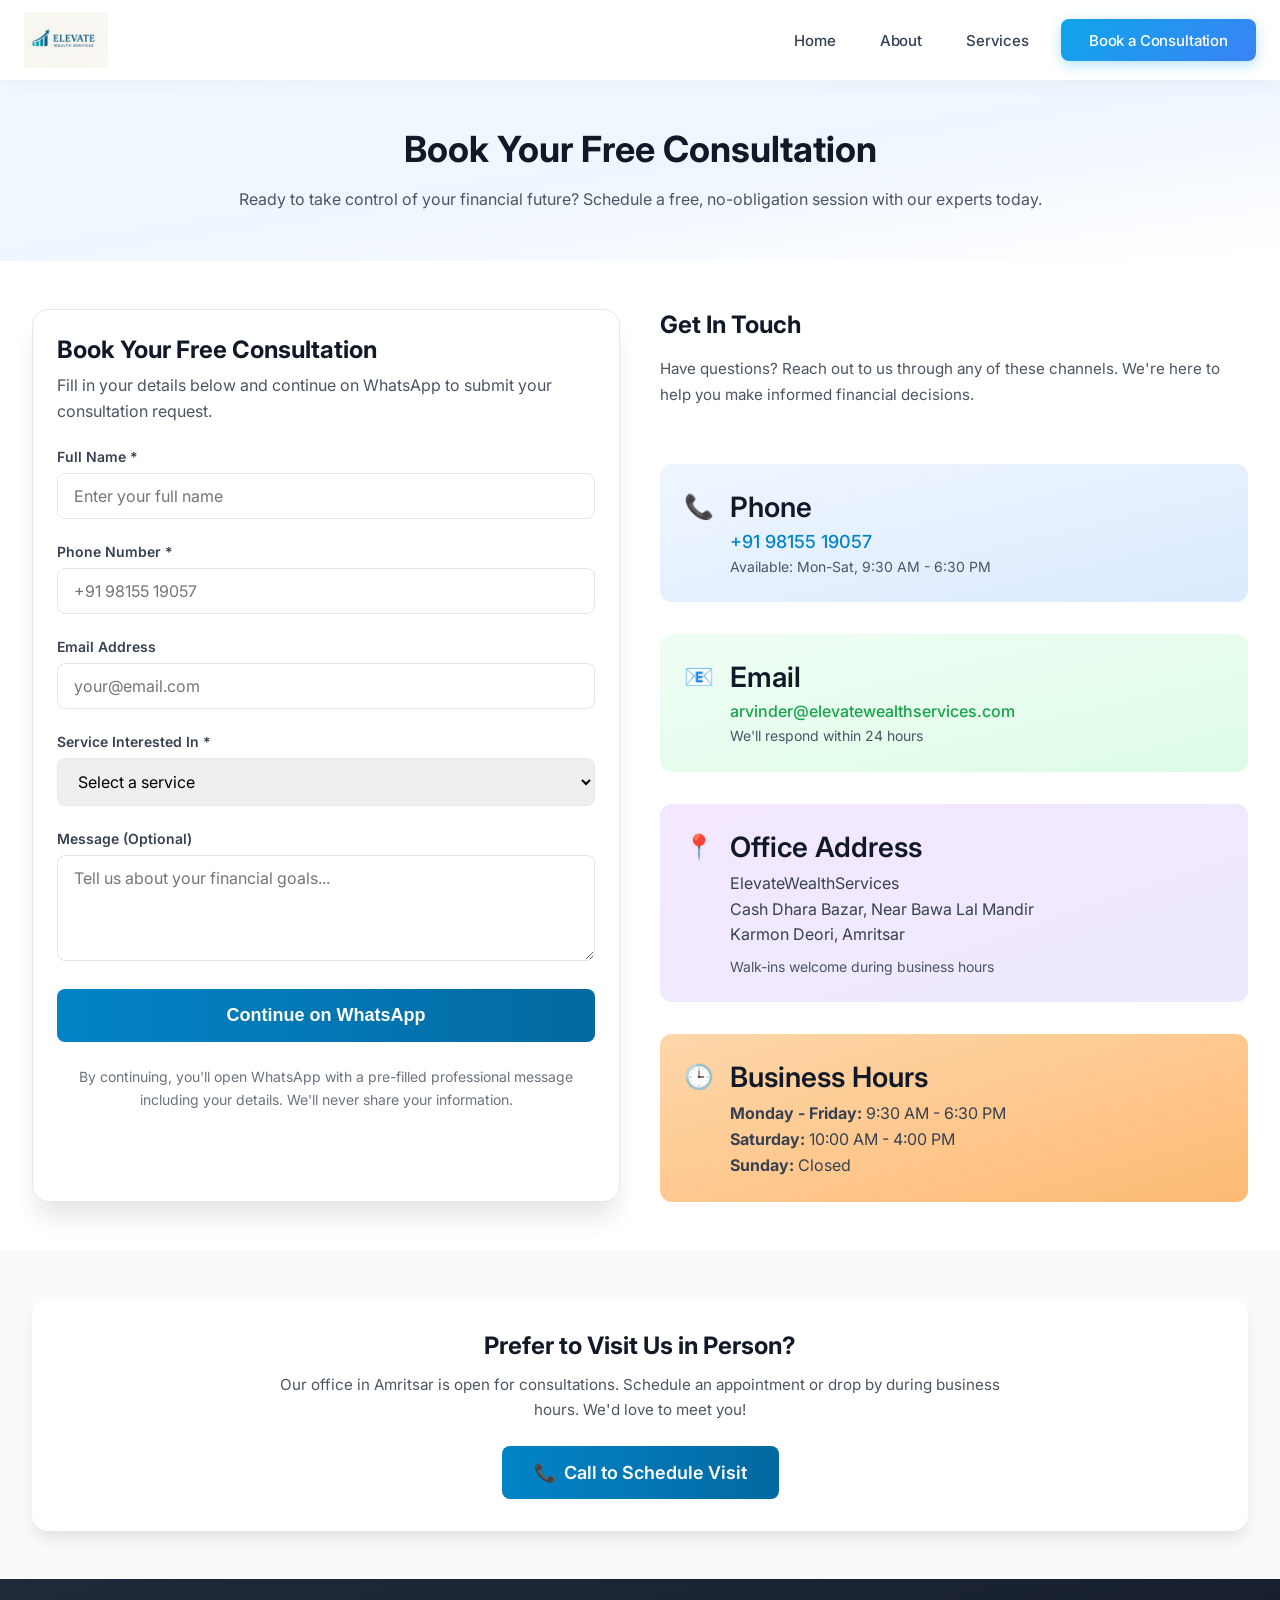
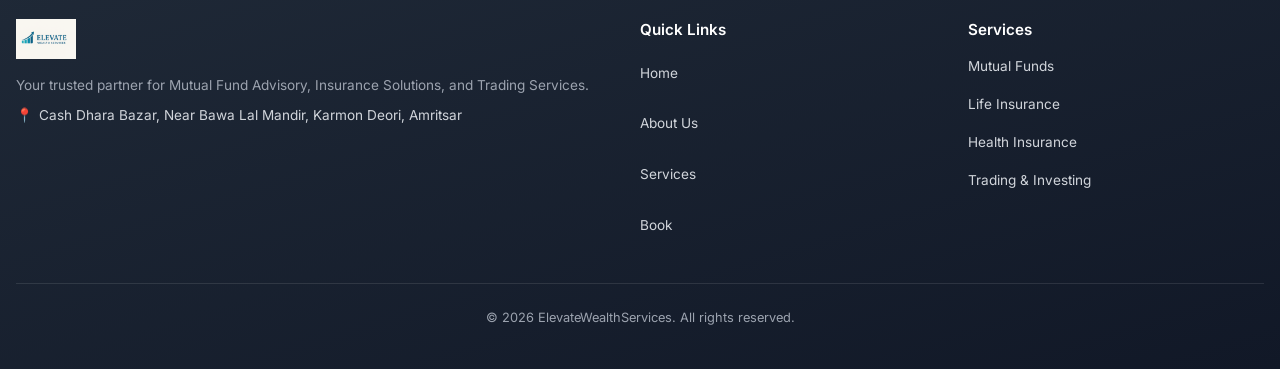
<file: contact.html>
<!DOCTYPE html>
<html lang="en">
<head>
    <meta charset="UTF-8">
    <meta name="viewport" content="width=device-width, initial-scale=1.0, maximum-scale=5.0, user-scalable=yes">
    <title>Book a Consultation - ElevateWealthServices</title>
    <meta name="description" content="Book a free consultation with ElevateWealthServices for mutual fund advisory, insurance solutions, or trading & investing guidance.">
    <meta property="og:type" content="website">
    <meta property="og:title" content="Book a Consultation - ElevateWealthServices">
    <meta property="og:description" content="Schedule your free consultation for mutual funds, insurance, or trading & investing support.">
    <meta property="og:url" content="https://elevatewealthservices.com/contact.html">
    <meta property="og:image" content="https://elevatewealthservices.com/images/og-banner.png">
    <meta name="twitter:card" content="summary_large_image">
    <meta name="twitter:title" content="Book a Consultation - ElevateWealthServices">
    <meta name="twitter:description" content="Connect with us for tailored financial guidance across mutual funds, insurance, and trading & investing.">
    <meta name="twitter:image" content="https://elevatewealthservices.com/images/og-banner.png">
    <link rel="stylesheet" href="css/styles.css">
    <style>
        @media (max-width: 768px) {
            h1 { font-size: 1.75rem !important; }
            h2 { font-size: 1.5rem !important; }

            div[style*="grid-template-columns: 1fr 1fr"] {
                grid-template-columns: 1fr !important;
            }
        }
        
        @media (max-width: 640px) {
            h1 { font-size: 1.5rem !important; }
            h2 { font-size: 1.25rem !important; }

            div[style*="grid-template-columns: 1fr 1fr"] {
                grid-template-columns: 1fr !important;
            }

            section { padding: 2rem 1rem !important; }
        }
    </style>
</head>
<body>
    <!-- Premium Navigation -->
    <nav>
        <div class="nav-container">
            <a href="index.html" class="logo">
                <img src="images/ElevateWealthServicesLogo.png" alt="ElevateWealthServices">
            </a>
            <button class="mobile-menu-toggle" aria-label="Toggle navigation" aria-expanded="false">
                <span></span>
                <span></span>
                <span></span>
            </button>
            <ul class="nav-menu">
                <li><a href="index.html">Home</a></li>
                <li><a href="about.html">About</a></li>
                <li><a href="services.html">Services</a></li>
                <li><a href="contact.html" class="nav-cta">Book a Consultation</a></li>
            </ul>
        </div>
    </nav>

    <!-- Hero Section -->
    <section style="padding: 3rem 1rem; background: linear-gradient(to bottom right, #f0f9ff, #eff6ff, white);">
        <div class="max-w-4xl" style="text-align: center;">
            <h1 style="font-size: 2.25rem; font-weight: 700; color: #111827; margin-bottom: 1rem;">Book Your Free Consultation</h1>
            <p style="font-size: 1rem; color: #4b5563; line-height: 1.6;">Ready to take control of your financial future? Schedule a free, no-obligation session with our experts today.</p>
        </div>
    </section>

    <!-- Contact Form & Info -->
    <section style="padding: 3rem 1rem; background: white;">
        <div class="max-w-7xl">
            <div style="display: grid; grid-template-columns: 1fr 1fr; gap: 2.5rem;">
                <!-- Contact Form -->
                <div style="background: white; border-radius: 1rem; box-shadow: 0 20px 25px -5px rgba(0, 0, 0, 0.1); padding: 1.5rem; border: 1px solid #e5e7eb;">
                    <h2 style="font-size: 1.5rem; font-weight: 700; color: #111827; margin-bottom: 0.5rem;">Book Your Free Consultation</h2>
                    <p style="color: #4b5563; margin-bottom: 1.5rem;">Fill in your details below and continue on WhatsApp to submit your consultation request.</p>

                    <form id="contactForm" style="display: flex; flex-direction: column; gap: 1.5rem;">
                        <div>
                            <label for="name" style="display: block; font-size: 0.875rem; font-weight: 600; color: #374151; margin-bottom: 0.5rem;">Full Name *</label>
                            <input type="text" id="name" name="name" required style="width: 100%; padding: 0.75rem 1rem; border: 1px solid #e5e7eb; border-radius: 0.5rem; font-family: inherit; font-size: 1rem; transition: border-color 0.3s ease;" placeholder="Enter your full name">
                        </div>

                        <div>
                            <label for="phone" style="display: block; font-size: 0.875rem; font-weight: 600; color: #374151; margin-bottom: 0.5rem;">Phone Number *</label>
                            <input type="tel" id="phone" name="phone" required style="width: 100%; padding: 0.75rem 1rem; border: 1px solid #e5e7eb; border-radius: 0.5rem; font-family: inherit; font-size: 1rem; transition: border-color 0.3s ease;" placeholder="+91 98155 19057">
                        </div>

                        <div>
                            <label for="email" style="display: block; font-size: 0.875rem; font-weight: 600; color: #374151; margin-bottom: 0.5rem;">Email Address</label>
                            <input type="email" id="email" name="email" style="width: 100%; padding: 0.75rem 1rem; border: 1px solid #e5e7eb; border-radius: 0.5rem; font-family: inherit; font-size: 1rem; transition: border-color 0.3s ease;" placeholder="your@email.com">
                        </div>

                        <div>
                            <label for="service" style="display: block; font-size: 0.875rem; font-weight: 600; color: #374151; margin-bottom: 0.5rem;">Service Interested In *</label>
                            <select id="service" name="service" required style="width: 100%; padding: 0.75rem 1rem; border: 1px solid #e5e7eb; border-radius: 0.5rem; font-family: inherit; font-size: 1rem;">
                                <option value="">Select a service</option>
                                <option value="mutual-funds">Mutual Fund Advisory</option>
                                <option value="insurance">Insurance Solutions</option>
                                <option value="trading">Trading &amp; Investing</option>
                                <option value="loan-assistance">Loan Assistance</option>
                                <option value="all">All Services / General Consultation</option>
                            </select>
                        </div>

                        <div>
                            <label for="message" style="display: block; font-size: 0.875rem; font-weight: 600; color: #374151; margin-bottom: 0.5rem;">Message (Optional)</label>
                            <textarea id="message" name="message" rows="4" style="width: 100%; padding: 0.75rem 1rem; border: 1px solid #e5e7eb; border-radius: 0.5rem; font-family: inherit; font-size: 1rem; resize: vertical;" placeholder="Tell us about your financial goals..."></textarea>
                        </div>

                        <button type="submit" style="width: 100%; background: linear-gradient(to right, #0284c7, #0369a1); color: white; padding: 1rem 1.5rem; border-radius: 0.5rem; font-weight: 600; font-size: 1.125rem; border: none; cursor: pointer; transition: all 0.3s ease; display: flex; align-items: center; justify-content: center; gap: 0.5rem;">
                            <span>Continue on WhatsApp</span>
                        </button>

                        <p style="font-size: 0.875rem; color: #6b7280; text-align: center;">By continuing, you'll open WhatsApp with a pre-filled professional message including your details. We'll never share your information.</p>
                    </form>
                </div>

                <!-- Contact Information -->
                <div style="display: flex; flex-direction: column; gap: 2rem;">
                    <div>
                        <h2 style="font-size: 1.5rem; font-weight: 700; color: #111827; margin-bottom: 1rem;">Get In Touch</h2>
                        <p style="color: #4b5563; font-size: 0.95rem; line-height: 1.7; margin-bottom: 1.5rem;">Have questions? Reach out to us through any of these channels. We're here to help you make informed financial decisions.</p>
                    </div>

                    <div style="display: flex; align-items: flex-start; gap: 1rem; padding: 1.5rem; background: linear-gradient(to bottom right, #eff6ff, #dbeafe); border-radius: 0.75rem;">
                        <span style="font-size: 1.5rem; flex-shrink: 0; margin-top: 0.25rem;">📞</span>
                        <div>
                            <h3 style="font-weight: 600; color: #111827; margin-bottom: 0.25rem;">Phone</h3>
                            <a href="tel:+919815519057" style="color: #0284c7; text-decoration: none; font-weight: 500; font-size: 1.125rem;">+91 98155 19057</a>
                            <p style="font-size: 0.875rem; color: #4b5563; margin-top: 0.25rem;">Available: Mon-Sat, 9:30 AM - 6:30 PM</p>
                        </div>
                    </div>

                    <div style="display: flex; align-items: flex-start; gap: 1rem; padding: 1.5rem; background: linear-gradient(to bottom right, #f0fdf4, #dcfce7); border-radius: 0.75rem;">
                        <span style="font-size: 1.5rem; flex-shrink: 0; margin-top: 0.25rem;">📧</span>
                        <div>
                            <h3 style="font-weight: 600; color: #111827; margin-bottom: 0.25rem;">Email</h3>
                            <a href="mailto:arvinder@elevatewealthservices.com" style="color: #16a34a; text-decoration: none; font-weight: 500; word-break: break-all;">arvinder@elevatewealthservices.com</a>
                            <p style="font-size: 0.875rem; color: #4b5563; margin-top: 0.25rem;">We'll respond within 24 hours</p>
                        </div>
                    </div>

                    <div style="display: flex; align-items: flex-start; gap: 1rem; padding: 1.5rem; background: linear-gradient(to bottom right, #f3e8ff, #ede9fe); border-radius: 0.75rem;">
                        <span style="font-size: 1.5rem; flex-shrink: 0; margin-top: 0.25rem;">📍</span>
                        <div>
                            <h3 style="font-weight: 600; color: #111827; margin-bottom: 0.25rem;">Office Address</h3>
                            <p style="color: #374151;">ElevateWealthServices<br>Cash Dhara Bazar, Near Bawa Lal Mandir<br>Karmon Deori, Amritsar</p>
                            <p style="font-size: 0.875rem; color: #4b5563; margin-top: 0.5rem;">Walk-ins welcome during business hours</p>
                        </div>
                    </div>

                    <div style="display: flex; align-items: flex-start; gap: 1rem; padding: 1.5rem; background: linear-gradient(to bottom right, #fed7aa, #fdba74); border-radius: 0.75rem;">
                        <span style="font-size: 1.5rem; flex-shrink: 0; margin-top: 0.25rem;">🕒</span>
                        <div>
                            <h3 style="font-weight: 600; color: #111827; margin-bottom: 0.25rem;">Business Hours</h3>
                            <p style="color: #374151;">
                                <strong>Monday - Friday:</strong> 9:30 AM - 6:30 PM<br>
                                <strong>Saturday:</strong> 10:00 AM - 4:00 PM<br>
                                <strong>Sunday:</strong> Closed
                            </p>
                        </div>
                    </div>


                </div>
            </div>
        </div>
    </section>

    <!-- In-Person Visit CTA -->
    <section style="padding: 3rem 1rem; background: #f9fafb;">
        <div class="max-w-7xl">
            <div style="background: white; border-radius: 1rem; padding: 2rem; box-shadow: 0 10px 15px -3px rgba(0, 0, 0, 0.1); text-align: center;">
                <h2 style="font-size: 1.5rem; font-weight: 700; color: #111827; margin-bottom: 0.75rem;">Prefer to Visit Us in Person?</h2>
                <p style="color: #4b5563; font-size: 0.95rem; margin-bottom: 1.5rem; max-width: 48rem; margin-left: auto; margin-right: auto;">Our office in Amritsar is open for consultations. Schedule an appointment or drop by during business hours. We'd love to meet you!</p>
                <a href="tel:+919815519057" style="display: inline-flex; align-items: center; gap: 0.5rem; background: linear-gradient(to right, #0284c7, #0369a1); color: white; padding: 1rem 2rem; border-radius: 0.5rem; font-weight: 600; font-size: 1.125rem; text-decoration: none; transition: all 0.3s ease;">
                    <span>📞</span>
                    <span>Call to Schedule Visit</span>
                </a>
            </div>
        </div>
    </section>

    <!-- Footer -->
    <footer style="background: linear-gradient(to bottom right, #1f2937, #111827); color: #d1d5db;">
        <div class="max-w-7xl" style="padding: 2.5rem 1rem;">
            <div style="display: grid; grid-template-columns: 2fr 1fr 1fr; gap: 2rem; margin-bottom: 2rem;">
                <!-- Company Info -->
                <div class="footer-section">
                    <div style="display: flex; align-items: center; gap: 0.4rem; margin-bottom: 1rem;">
                        <img src="images/ElevateWealthServicesLogo.png" alt="ElevateWealthServices" style="height: 2.5rem; width: auto; object-fit: contain;">
                    </div>
                    <p style="color: #9ca3af; font-size: 0.85rem; line-height: 1.5; margin-bottom: 0.75rem;">Your trusted partner for Mutual Fund Advisory, Insurance Solutions, and Trading Services.</p>
                    <div style="display: flex; align-items: center; gap: 0.4rem; font-size: 0.85rem;">
                        <span>📍</span>
                        <span>Cash Dhara Bazar, Near Bawa Lal Mandir, Karmon Deori, Amritsar</span>
                    </div>
                </div>

                <!-- Quick Links -->
                <div class="footer-section">
                    <h3 style="color: white; font-weight: 600; margin-bottom: 1rem; font-size: 0.95rem;">Quick Links</h3>
                    <ul style="list-style: none; padding: 0; margin: 0; display: flex; flex-direction: column; gap: 0.5rem;">
                        <li><a href="index.html" style="color: #d1d5db; text-decoration: none; font-size: 0.85rem;">Home</a></li>
                        <li><a href="about.html" style="color: #d1d5db; text-decoration: none; font-size: 0.85rem;">About Us</a></li>
                        <li><a href="services.html" style="color: #d1d5db; text-decoration: none; font-size: 0.85rem;">Services</a></li>
                        <li><a href="contact.html" style="color: #d1d5db; text-decoration: none; font-size: 0.85rem;">Book</a></li>
                    </ul>
                </div>

                <!-- Services -->
                <div class="footer-section">
                    <h3 style="color: white; font-weight: 600; margin-bottom: 1rem; font-size: 0.95rem;">Services</h3>
                    <ul style="list-style: none; padding: 0; margin: 0; display: flex; flex-direction: column; gap: 0.5rem;">
                        <li style="font-size: 0.85rem; color: #d1d5db;">Mutual Funds</li>
                        <li style="font-size: 0.85rem; color: #d1d5db;">Life Insurance</li>
                        <li style="font-size: 0.85rem; color: #d1d5db;">Health Insurance</li>
                        <li style="font-size: 0.85rem; color: #d1d5db;">Trading & Investing</li>
                    </ul>
                </div>
            </div>

            <div style="border-top: 1px solid rgba(255, 255, 255, 0.1); padding-top: 1.5rem;">
                <p style="font-size: 0.8rem; color: #9ca3af; text-align: center; margin: 0;">© 2026 ElevateWealthServices. All rights reserved.</p>
            </div>
        </div>
    </footer>

    <script src="js/script.js"></script>
</body>
</html>
</file>
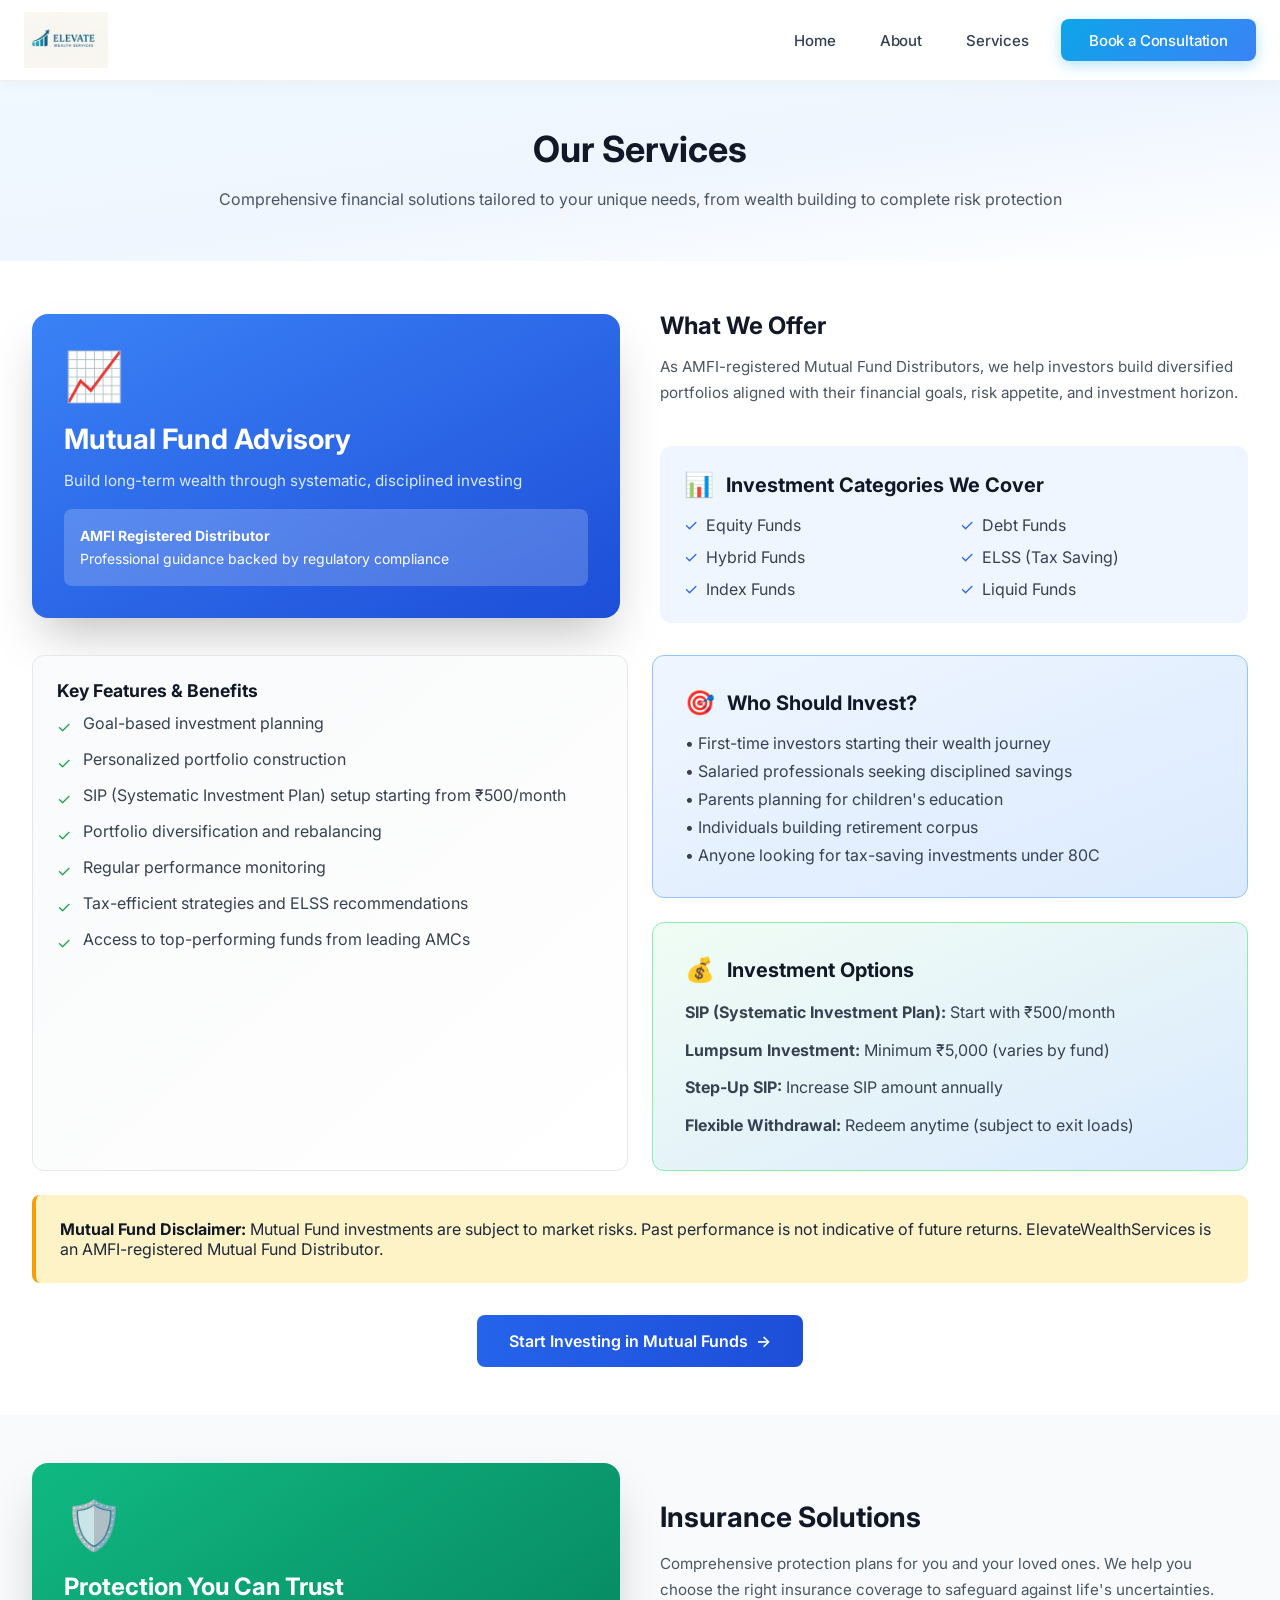
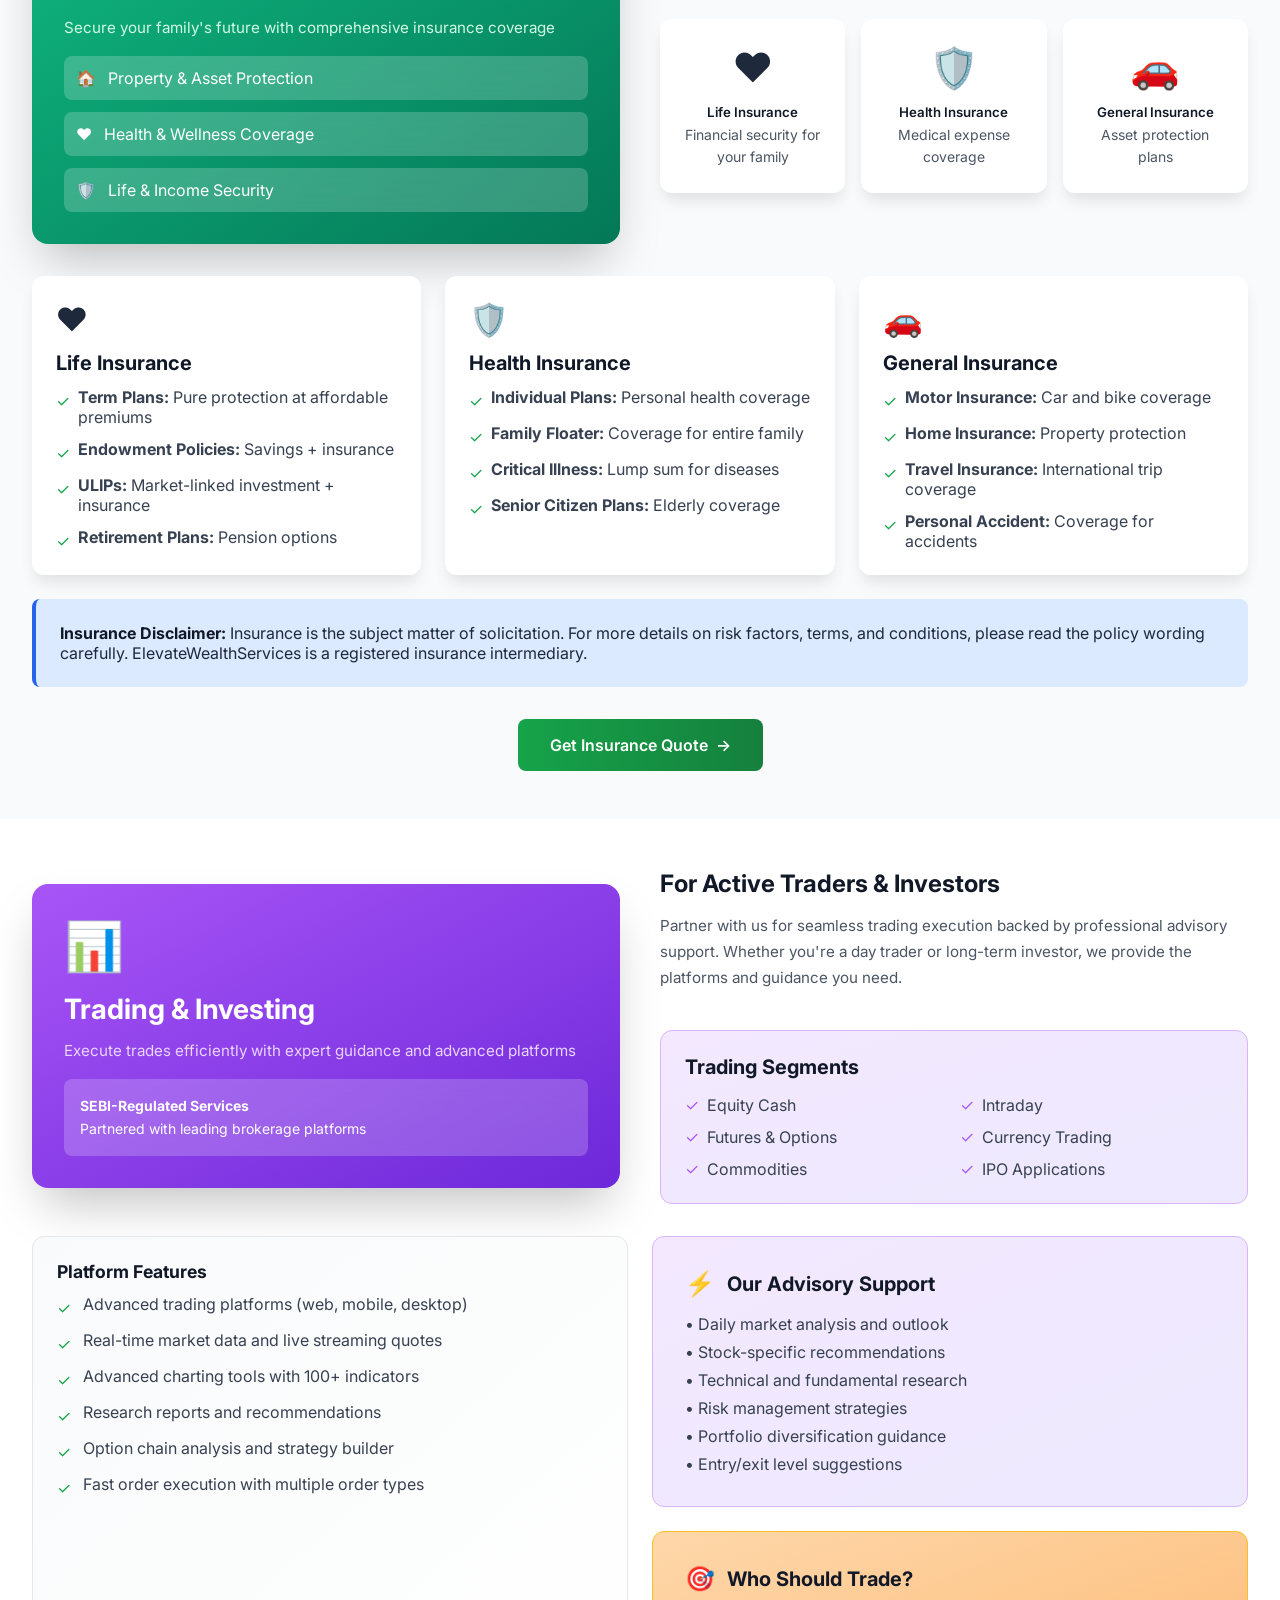
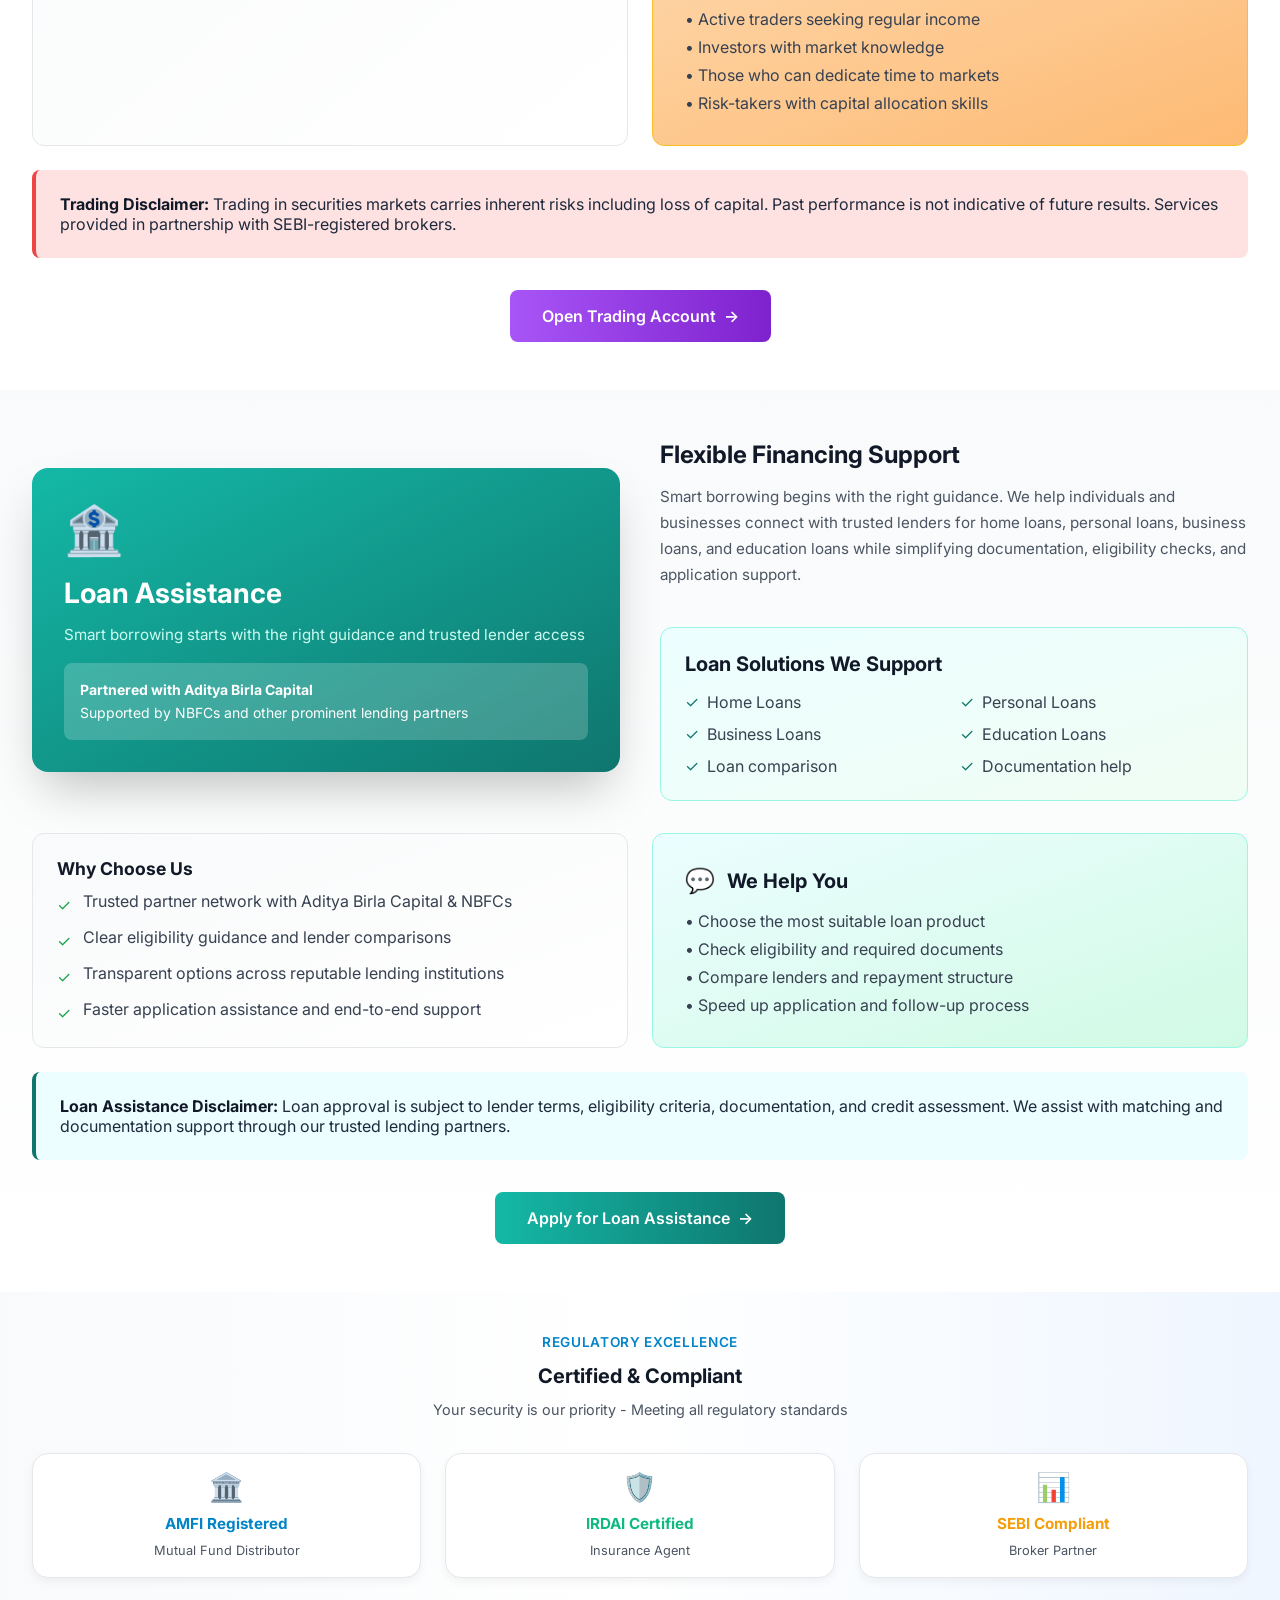
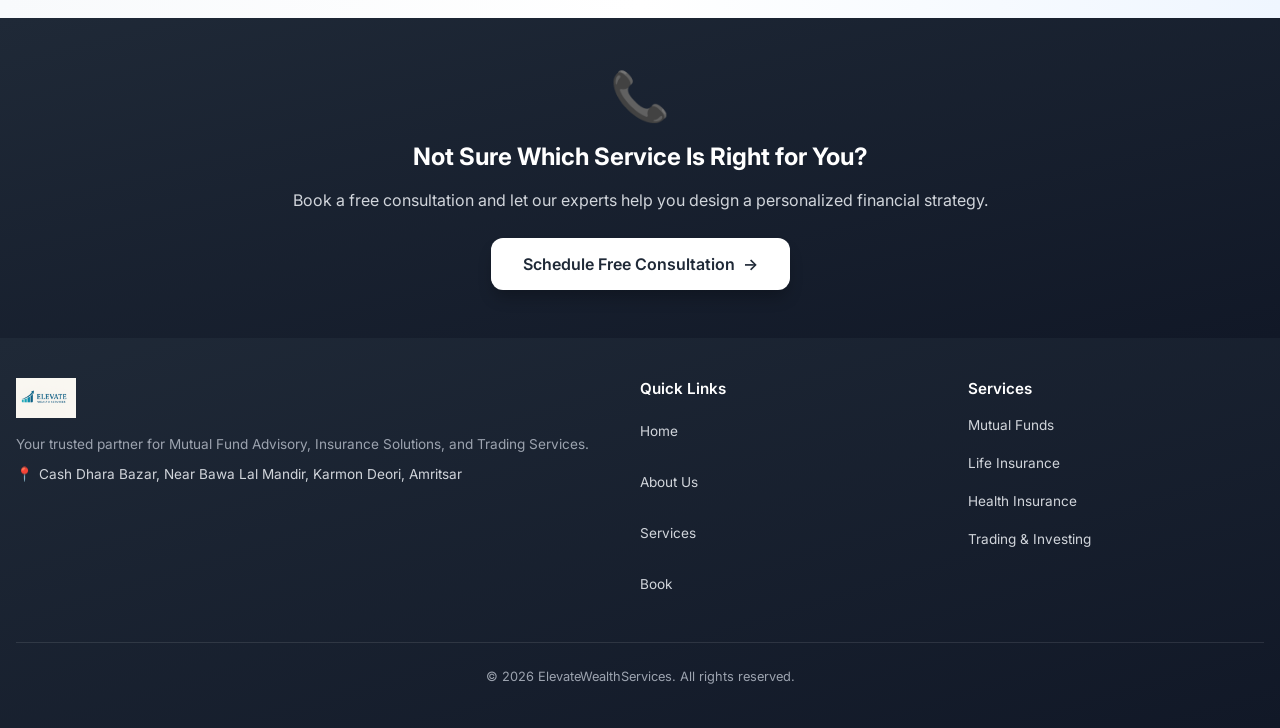
<file: services.html>
<!DOCTYPE html>
<html lang="en">
<head>
    <meta charset="UTF-8">
    <meta name="viewport" content="width=device-width, initial-scale=1.0, maximum-scale=5.0, user-scalable=yes">
    <title>Services - ElevateWealthServices</title>
    <meta name="description" content="Explore ElevateWealthServices offerings: mutual fund advisory, insurance solutions, and trading & investing support tailored to your financial goals.">
    <meta property="og:type" content="website">
    <meta property="og:title" content="Services - ElevateWealthServices">
    <meta property="og:description" content="Comprehensive financial services: mutual funds, insurance, and trading & investing with client-first guidance.">
    <meta property="og:url" content="https://elevatewealthservices.com/services.html">
    <meta property="og:image" content="https://elevatewealthservices.com/images/og-banner.png">
    <meta name="twitter:card" content="summary_large_image">
    <meta name="twitter:title" content="Services - ElevateWealthServices">
    <meta name="twitter:description" content="See our mutual fund, insurance, and trading & investing services and book a free consultation.">
    <meta name="twitter:image" content="https://elevatewealthservices.com/images/og-banner.png">
    <link rel="stylesheet" href="css/styles.css">
    <style>
        @media (max-width: 768px) {
            h1 { font-size: 1.75rem !important; }
            h2 { font-size: 1.5rem !important; }

            div[style*="grid-template-columns: 1fr 1fr"],
            div[style*="grid-template-columns: repeat(3"] {
                grid-template-columns: 1fr !important;
            }
        }
        
        @media (max-width: 640px) {
            h1 { font-size: 1.5rem !important; }
            h2 { font-size: 1.25rem !important; }

            div[style*="grid-template-columns: 1fr 1fr"],
            div[style*="grid-template-columns: repeat(3"] {
                grid-template-columns: 1fr !important;
            }

            section { padding: 2rem 1rem !important; }
        }
    </style>
</head>
<body>
    <!-- Premium Navigation -->
    <nav>
        <div class="nav-container">
            <a href="index.html" class="logo">
                <img src="images/ElevateWealthServicesLogo.png" alt="ElevateWealthServices">
            </a>
            <button class="mobile-menu-toggle" aria-label="Toggle navigation" aria-expanded="false">
                <span></span>
                <span></span>
                <span></span>
            </button>
            <ul class="nav-menu">
                <li><a href="index.html">Home</a></li>
                <li><a href="about.html">About</a></li>
                <li><a href="services.html">Services</a></li>
                <li><a href="contact.html" class="nav-cta">Book a Consultation</a></li>
            </ul>
        </div>
    </nav>

    <!-- Hero Section -->
    <section style="padding: 3rem 1rem; background: linear-gradient(to bottom right, #f0f9ff, #eff6ff, white);">
        <div class="max-w-4xl" style="text-align: center;">
            <h1 style="font-size: 2.25rem; font-weight: 700; color: #111827; margin-bottom: 1rem;">Our Services</h1>
            <p style="font-size: 1rem; color: #4b5563; line-height: 1.6;">Comprehensive financial solutions tailored to your unique needs, from wealth building to complete risk protection</p>
        </div>
    </section>

    <!-- Mutual Funds Section -->
    <section style="padding: 3rem 1rem; background: white;">
        <div class="max-w-7xl">
            <div style="display: grid; grid-template-columns: 1fr 1fr; gap: 2.5rem; align-items: center; margin-bottom: 2rem;">
                <div style="background: linear-gradient(to bottom right, #3b82f6, #1d4ed8); border-radius: 1rem; padding: 2rem; color: white; box-shadow: 0 25px 50px -12px rgba(0, 0, 0, 0.25);">
                    <div style="font-size: 3rem; margin-bottom: 1rem;">📈</div>
                    <h2 style="font-size: 1.75rem; font-weight: 700; margin-bottom: 0.75rem;">Mutual Fund Advisory</h2>
                    <p style="font-size: 0.95rem; color: #dbeafe; margin-bottom: 1rem;">Build long-term wealth through systematic, disciplined investing</p>
                    <div style="background: rgba(255, 255, 255, 0.2); backdrop-filter: blur(0.75rem); border-radius: 0.5rem; padding: 1rem;">
                        <p style="font-size: 0.875rem;">
                            <strong>AMFI Registered Distributor</strong><br>
                            Professional guidance backed by regulatory compliance
                        </p>
                    </div>
                </div>

                <div style="display: flex; flex-direction: column; gap: 1.5rem;">
                    <div>
                        <h3 style="font-size: 1.5rem; font-weight: 700; color: #111827; margin-bottom: 0.75rem;">What We Offer</h3>
                        <p style="color: #4b5563; font-size: 0.95rem; line-height: 1.7; margin-bottom: 1rem;">As AMFI-registered Mutual Fund Distributors, we help investors build diversified portfolios aligned with their financial goals, risk appetite, and investment horizon.</p>
                    </div>

                    <div style="background: #eff6ff; border-radius: 0.75rem; padding: 1.5rem;">
                        <h4 style="font-size: 1.25rem; font-weight: 700; color: #111827; margin-bottom: 1rem; display: flex; align-items: center; gap: 0.75rem;">
                            <span style="color: #2563eb; font-size: 1.5rem;">📊</span>
                            Investment Categories We Cover
                        </h4>
                        <div style="display: grid; grid-template-columns: 1fr 1fr; gap: 0.75rem;">
                            <div style="display: flex; align-items: center; gap: 0.5rem;">
                                <span style="color: #2563eb;">✓</span>
                                <span style="color: #374151;">Equity Funds</span>
                            </div>
                            <div style="display: flex; align-items: center; gap: 0.5rem;">
                                <span style="color: #2563eb;">✓</span>
                                <span style="color: #374151;">Debt Funds</span>
                            </div>
                            <div style="display: flex; align-items: center; gap: 0.5rem;">
                                <span style="color: #2563eb;">✓</span>
                                <span style="color: #374151;">Hybrid Funds</span>
                            </div>
                            <div style="display: flex; align-items: center; gap: 0.5rem;">
                                <span style="color: #2563eb;">✓</span>
                                <span style="color: #374151;">ELSS (Tax Saving)</span>
                            </div>
                            <div style="display: flex; align-items: center; gap: 0.5rem;">
                                <span style="color: #2563eb;">✓</span>
                                <span style="color: #374151;">Index Funds</span>
                            </div>
                            <div style="display: flex; align-items: center; gap: 0.5rem;">
                                <span style="color: #2563eb;">✓</span>
                                <span style="color: #374151;">Liquid Funds</span>
                            </div>
                        </div>
                    </div>
                </div>
            </div>

            <div style="display: grid; grid-template-columns: 1fr 1fr; gap: 1.5rem; margin-bottom: 1.5rem;">
                <div style="background: linear-gradient(to bottom right, #f9fafb, white); border-radius: 0.75rem; padding: 1.5rem; border: 1px solid #e5e7eb;">
                    <h4 style="font-size: 1.1rem; font-weight: 700; color: #111827; margin-bottom: 0.75rem;">Key Features & Benefits</h4>
                    <ul style="list-style: none; padding: 0; margin: 0; display: flex; flex-direction: column; gap: 0.75rem;">
                        <li style="display: flex; align-items: flex-start; gap: 0.75rem;">
                            <span style="color: #16a34a; flex-shrink: 0; margin-top: 0.25rem;">✓</span>
                            <span style="color: #374151;">Goal-based investment planning</span>
                        </li>
                        <li style="display: flex; align-items: flex-start; gap: 0.75rem;">
                            <span style="color: #16a34a; flex-shrink: 0; margin-top: 0.25rem;">✓</span>
                            <span style="color: #374151;">Personalized portfolio construction</span>
                        </li>
                        <li style="display: flex; align-items: flex-start; gap: 0.75rem;">
                            <span style="color: #16a34a; flex-shrink: 0; margin-top: 0.25rem;">✓</span>
                            <span style="color: #374151;">SIP (Systematic Investment Plan) setup starting from ₹500/month</span>
                        </li>
                        <li style="display: flex; align-items: flex-start; gap: 0.75rem;">
                            <span style="color: #16a34a; flex-shrink: 0; margin-top: 0.25rem;">✓</span>
                            <span style="color: #374151;">Portfolio diversification and rebalancing</span>
                        </li>
                        <li style="display: flex; align-items: flex-start; gap: 0.75rem;">
                            <span style="color: #16a34a; flex-shrink: 0; margin-top: 0.25rem;">✓</span>
                            <span style="color: #374151;">Regular performance monitoring</span>
                        </li>
                        <li style="display: flex; align-items: flex-start; gap: 0.75rem;">
                            <span style="color: #16a34a; flex-shrink: 0; margin-top: 0.25rem;">✓</span>
                            <span style="color: #374151;">Tax-efficient strategies and ELSS recommendations</span>
                        </li>
                        <li style="display: flex; align-items: flex-start; gap: 0.75rem;">
                            <span style="color: #16a34a; flex-shrink: 0; margin-top: 0.25rem;">✓</span>
                            <span style="color: #374151;">Access to top-performing funds from leading AMCs</span>
                        </li>
                    </ul>
                </div>

                <div style="display: flex; flex-direction: column; gap: 1.5rem;">
                    <div style="background: linear-gradient(to bottom right, #eff6ff, #dbeafe); border-radius: 0.75rem; padding: 2rem; border: 1px solid #93c5fd;">
                        <h4 style="font-size: 1.25rem; font-weight: 700; color: #111827; margin-bottom: 1rem; display: flex; align-items: center; gap: 0.75rem;">
                            <span style="color: #2563eb; font-size: 1.5rem;">🎯</span>
                            Who Should Invest?
                        </h4>
                        <ul style="list-style: none; padding: 0; margin: 0; display: flex; flex-direction: column; gap: 0.5rem;">
                            <li style="color: #374151;">• First-time investors starting their wealth journey</li>
                            <li style="color: #374151;">• Salaried professionals seeking disciplined savings</li>
                            <li style="color: #374151;">• Parents planning for children's education</li>
                            <li style="color: #374151;">• Individuals building retirement corpus</li>
                            <li style="color: #374151;">• Anyone looking for tax-saving investments under 80C</li>
                        </ul>
                    </div>

                    <div style="background: linear-gradient(to bottom right, #f0fdf4, #dbeafe); border-radius: 0.75rem; padding: 2rem; border: 1px solid #86efac;">
                        <h4 style="font-size: 1.25rem; font-weight: 700; color: #111827; margin-bottom: 1rem; display: flex; align-items: center; gap: 0.75rem;">
                            <span style="color: #16a34a; font-size: 1.5rem;">💰</span>
                            Investment Options
                        </h4>
                        <div style="display: flex; flex-direction: column; gap: 0.75rem; color: #374151;">
                            <p><strong>SIP (Systematic Investment Plan):</strong> Start with ₹500/month</p>
                            <p><strong>Lumpsum Investment:</strong> Minimum ₹5,000 (varies by fund)</p>
                            <p><strong>Step-Up SIP:</strong> Increase SIP amount annually</p>
                            <p><strong>Flexible Withdrawal:</strong> Redeem anytime (subject to exit loads)</p>
                        </div>
                    </div>
                </div>
            </div>

            <div style="background: #fef3c7; border-left: 4px solid #f59e0b; padding: 1.5rem; border-radius: 0.5rem; margin-bottom: 2rem;">
                <strong style="color: #111827;">Mutual Fund Disclaimer:</strong> Mutual Fund investments are subject to market risks. Past performance is not indicative of future returns. ElevateWealthServices is an AMFI-registered Mutual Fund Distributor.
            </div>

            <div style="text-align: center;">
                <a href="contact.html" style="display: inline-flex; align-items: center; gap: 0.5rem; background: linear-gradient(to right, #2563eb, #1d4ed8); color: white; padding: 1rem 2rem; border-radius: 0.5rem; font-weight: 600; text-decoration: none; transition: all 0.3s ease;">
                    <span>Start Investing in Mutual Funds</span>
                    <span>→</span>
                </a>
            </div>
        </div>
    </section>

    <!-- Insurance Section -->
    <section style="padding: 3rem 1rem; background: #f9fafb;">
        <div class="max-w-7xl">
            <div style="display: grid; grid-template-columns: 1fr 1fr; gap: 2.5rem; align-items: center; margin-bottom: 2rem;">
                <div style="order: 2;">
                    <h2 style="font-size: 1.75rem; font-weight: 700; color: #111827; margin-bottom: 1rem;">Insurance Solutions</h2>
                    <p style="color: #4b5563; font-size: 0.95rem; line-height: 1.7; margin-bottom: 1rem;">Comprehensive protection plans for you and your loved ones. We help you choose the right insurance coverage to safeguard against life's uncertainties.</p>

                    <div style="display: grid; grid-template-columns: repeat(3, 1fr); gap: 1rem; margin-bottom: 1rem;">
                        <div style="background: white; border-radius: 0.75rem; padding: 1.5rem; box-shadow: 0 10px 15px -3px rgba(0, 0, 0, 0.1); text-align: center;">
                            <div style="font-size: 2.5rem; margin-bottom: 0.75rem;">❤️</div>
                            <h5 style="font-weight: 600; color: #111827; margin-bottom: 0.25rem;">Life Insurance</h5>
                            <p style="font-size: 0.875rem; color: #4b5563;">Financial security for your family</p>
                        </div>
                        <div style="background: white; border-radius: 0.75rem; padding: 1.5rem; box-shadow: 0 10px 15px -3px rgba(0, 0, 0, 0.1); text-align: center;">
                            <div style="font-size: 2.5rem; margin-bottom: 0.75rem;">🛡️</div>
                            <h5 style="font-weight: 600; color: #111827; margin-bottom: 0.25rem;">Health Insurance</h5>
                            <p style="font-size: 0.875rem; color: #4b5563;">Medical expense coverage</p>
                        </div>
                        <div style="background: white; border-radius: 0.75rem; padding: 1.5rem; box-shadow: 0 10px 15px -3px rgba(0, 0, 0, 0.1); text-align: center;">
                            <div style="font-size: 2.5rem; margin-bottom: 0.75rem;">🚗</div>
                            <h5 style="font-weight: 600; color: #111827; margin-bottom: 0.25rem;">General Insurance</h5>
                            <p style="font-size: 0.875rem; color: #4b5563;">Asset protection plans</p>
                        </div>
                    </div>
                </div>

                <div style="background: linear-gradient(to bottom right, #10b981, #047857); border-radius: 1rem; padding: 2rem; color: white; box-shadow: 0 25px 50px -12px rgba(0, 0, 0, 0.25); order: 1;">
                    <div style="font-size: 3rem; margin-bottom: 1rem;">🛡️</div>
                    <h3 style="font-size: 1.5rem; font-weight: 700; margin-bottom: 0.75rem;">Protection You Can Trust</h3>
                    <p style="color: #d1fae5; font-size: 0.95rem; margin-bottom: 1rem;">Secure your family's future with comprehensive insurance coverage</p>
                    <div style="display: flex; flex-direction: column; gap: 0.75rem;">
                        <div style="display: flex; align-items: center; gap: 0.75rem; background: rgba(255, 255, 255, 0.2); backdrop-filter: blur(0.75rem); border-radius: 0.5rem; padding: 0.75rem;">
                            <span>🏠</span>
                            <span>Property & Asset Protection</span>
                        </div>
                        <div style="display: flex; align-items: center; gap: 0.75rem; background: rgba(255, 255, 255, 0.2); backdrop-filter: blur(0.75rem); border-radius: 0.5rem; padding: 0.75rem;">
                            <span>❤️</span>
                            <span>Health & Wellness Coverage</span>
                        </div>
                        <div style="display: flex; align-items: center; gap: 0.75rem; background: rgba(255, 255, 255, 0.2); backdrop-filter: blur(0.75rem); border-radius: 0.5rem; padding: 0.75rem;">
                            <span>🛡️</span>
                            <span>Life & Income Security</span>
                        </div>
                    </div>
                </div>
            </div>

            <div style="display: grid; grid-template-columns: repeat(3, 1fr); gap: 1.5rem; margin-bottom: 1.5rem;">
                <div style="background: white; border-radius: 0.75rem; padding: 1.5rem; box-shadow: 0 10px 15px -3px rgba(0, 0, 0, 0.1);">
                    <div style="font-size: 2rem; margin-bottom: 0.75rem;">❤️</div>
                    <h4 style="font-size: 1.25rem; font-weight: 700; color: #111827; margin-bottom: 0.75rem;">Life Insurance</h4>
                    <ul style="list-style: none; padding: 0; margin: 0; display: flex; flex-direction: column; gap: 0.75rem;">
                        <li style="display: flex; align-items: flex-start; gap: 0.5rem;">
                            <span style="color: #16a34a; flex-shrink: 0; margin-top: 0.25rem;">✓</span>
                            <span style="color: #374151;"><strong>Term Plans:</strong> Pure protection at affordable premiums</span>
                        </li>
                        <li style="display: flex; align-items: flex-start; gap: 0.5rem;">
                            <span style="color: #16a34a; flex-shrink: 0; margin-top: 0.25rem;">✓</span>
                            <span style="color: #374151;"><strong>Endowment Policies:</strong> Savings + insurance</span>
                        </li>
                        <li style="display: flex; align-items: flex-start; gap: 0.5rem;">
                            <span style="color: #16a34a; flex-shrink: 0; margin-top: 0.25rem;">✓</span>
                            <span style="color: #374151;"><strong>ULIPs:</strong> Market-linked investment + insurance</span>
                        </li>
                        <li style="display: flex; align-items: flex-start; gap: 0.5rem;">
                            <span style="color: #16a34a; flex-shrink: 0; margin-top: 0.25rem;">✓</span>
                            <span style="color: #374151;"><strong>Retirement Plans:</strong> Pension options</span>
                        </li>
                    </ul>
                </div>

                <div style="background: white; border-radius: 0.75rem; padding: 1.5rem; box-shadow: 0 10px 15px -3px rgba(0, 0, 0, 0.1);">
                    <div style="font-size: 2rem; margin-bottom: 0.75rem;">🛡️</div>
                    <h4 style="font-size: 1.25rem; font-weight: 700; color: #111827; margin-bottom: 0.75rem;">Health Insurance</h4>
                    <ul style="list-style: none; padding: 0; margin: 0; display: flex; flex-direction: column; gap: 0.75rem;">
                        <li style="display: flex; align-items: flex-start; gap: 0.5rem;">
                            <span style="color: #16a34a; flex-shrink: 0; margin-top: 0.25rem;">✓</span>
                            <span style="color: #374151;"><strong>Individual Plans:</strong> Personal health coverage</span>
                        </li>
                        <li style="display: flex; align-items: flex-start; gap: 0.5rem;">
                            <span style="color: #16a34a; flex-shrink: 0; margin-top: 0.25rem;">✓</span>
                            <span style="color: #374151;"><strong>Family Floater:</strong> Coverage for entire family</span>
                        </li>
                        <li style="display: flex; align-items: flex-start; gap: 0.5rem;">
                            <span style="color: #16a34a; flex-shrink: 0; margin-top: 0.25rem;">✓</span>
                            <span style="color: #374151;"><strong>Critical Illness:</strong> Lump sum for diseases</span>
                        </li>
                        <li style="display: flex; align-items: flex-start; gap: 0.5rem;">
                            <span style="color: #16a34a; flex-shrink: 0; margin-top: 0.25rem;">✓</span>
                            <span style="color: #374151;"><strong>Senior Citizen Plans:</strong> Elderly coverage</span>
                        </li>
                    </ul>
                </div>

                <div style="background: white; border-radius: 0.75rem; padding: 1.5rem; box-shadow: 0 10px 15px -3px rgba(0, 0, 0, 0.1);">
                    <div style="font-size: 2rem; margin-bottom: 0.75rem;">🚗</div>
                    <h4 style="font-size: 1.25rem; font-weight: 700; color: #111827; margin-bottom: 0.75rem;">General Insurance</h4>
                    <ul style="list-style: none; padding: 0; margin: 0; display: flex; flex-direction: column; gap: 0.75rem;">
                        <li style="display: flex; align-items: flex-start; gap: 0.5rem;">
                            <span style="color: #16a34a; flex-shrink: 0; margin-top: 0.25rem;">✓</span>
                            <span style="color: #374151;"><strong>Motor Insurance:</strong> Car and bike coverage</span>
                        </li>
                        <li style="display: flex; align-items: flex-start; gap: 0.5rem;">
                            <span style="color: #16a34a; flex-shrink: 0; margin-top: 0.25rem;">✓</span>
                            <span style="color: #374151;"><strong>Home Insurance:</strong> Property protection</span>
                        </li>
                        <li style="display: flex; align-items: flex-start; gap: 0.5rem;">
                            <span style="color: #16a34a; flex-shrink: 0; margin-top: 0.25rem;">✓</span>
                            <span style="color: #374151;"><strong>Travel Insurance:</strong> International trip coverage</span>
                        </li>
                        <li style="display: flex; align-items: flex-start; gap: 0.5rem;">
                            <span style="color: #16a34a; flex-shrink: 0; margin-top: 0.25rem;">✓</span>
                            <span style="color: #374151;"><strong>Personal Accident:</strong> Coverage for accidents</span>
                        </li>
                    </ul>
                </div>
            </div>

            <div style="background: #dbeafe; border-left: 4px solid #2563eb; padding: 1.5rem; border-radius: 0.5rem; margin-bottom: 2rem;">
                <strong style="color: #111827;">Insurance Disclaimer:</strong> Insurance is the subject matter of solicitation. For more details on risk factors, terms, and conditions, please read the policy wording carefully. ElevateWealthServices is a registered insurance intermediary.
            </div>

            <div style="text-align: center;">
                <a href="contact.html" style="display: inline-flex; align-items: center; gap: 0.5rem; background: linear-gradient(to right, #16a34a, #15803d); color: white; padding: 1rem 2rem; border-radius: 0.5rem; font-weight: 600; text-decoration: none; transition: all 0.3s ease;">
                    <span>Get Insurance Quote</span>
                    <span>→</span>
                </a>
            </div>
        </div>
    </section>

    <!-- Trading Section -->
    <section style="padding: 3rem 1rem; background: white;">
        <div class="max-w-7xl">
            <div style="display: grid; grid-template-columns: 1fr 1fr; gap: 2.5rem; align-items: center; margin-bottom: 2rem;">
                <div style="background: linear-gradient(to bottom right, #a855f7, #6d28d9); border-radius: 1rem; padding: 2rem; color: white; box-shadow: 0 25px 50px -12px rgba(0, 0, 0, 0.25);">
                    <div style="font-size: 3rem; margin-bottom: 1rem;">📊</div>
                    <h2 style="font-size: 1.75rem; font-weight: 700; margin-bottom: 0.75rem;">Trading & Investing</h2>
                    <p style="font-size: 0.95rem; color: #e9d5ff; margin-bottom: 1rem;">Execute trades efficiently with expert guidance and advanced platforms</p>
                    <div style="background: rgba(255, 255, 255, 0.2); backdrop-filter: blur(0.75rem); border-radius: 0.5rem; padding: 1rem;">
                        <p style="font-size: 0.875rem;">
                            <strong>SEBI-Regulated Services</strong><br>
                            Partnered with leading brokerage platforms
                        </p>
                    </div>
                </div>

                <div style="display: flex; flex-direction: column; gap: 1.5rem;">
                    <div>
                        <h3 style="font-size: 1.5rem; font-weight: 700; color: #111827; margin-bottom: 0.75rem;">For Active Traders & Investors</h3>
                        <p style="color: #4b5563; font-size: 0.95rem; line-height: 1.7; margin-bottom: 1rem;">Partner with us for seamless trading execution backed by professional advisory support. Whether you're a day trader or long-term investor, we provide the platforms and guidance you need.</p>
                    </div>

                    <div style="background: linear-gradient(to bottom right, #f3e8ff, #ede9fe); border-radius: 0.75rem; padding: 1.5rem; border: 1px solid #d8b4fe;">
                        <h4 style="font-size: 1.25rem; font-weight: 700; color: #111827; margin-bottom: 1rem;">Trading Segments</h4>
                        <div style="display: grid; grid-template-columns: 1fr 1fr; gap: 0.75rem;">
                            <div style="display: flex; align-items: center; gap: 0.5rem;">
                                <span style="color: #a855f7;">✓</span>
                                <span style="color: #374151;">Equity Cash</span>
                            </div>
                            <div style="display: flex; align-items: center; gap: 0.5rem;">
                                <span style="color: #a855f7;">✓</span>
                                <span style="color: #374151;">Intraday</span>
                            </div>
                            <div style="display: flex; align-items: center; gap: 0.5rem;">
                                <span style="color: #a855f7;">✓</span>
                                <span style="color: #374151;">Futures & Options</span>
                            </div>
                            <div style="display: flex; align-items: center; gap: 0.5rem;">
                                <span style="color: #a855f7;">✓</span>
                                <span style="color: #374151;">Currency Trading</span>
                            </div>
                            <div style="display: flex; align-items: center; gap: 0.5rem;">
                                <span style="color: #a855f7;">✓</span>
                                <span style="color: #374151;">Commodities</span>
                            </div>
                            <div style="display: flex; align-items: center; gap: 0.5rem;">
                                <span style="color: #a855f7;">✓</span>
                                <span style="color: #374151;">IPO Applications</span>
                            </div>
                        </div>
                    </div>
                </div>
            </div>

            <div style="display: grid; grid-template-columns: 1fr 1fr; gap: 1.5rem; margin-bottom: 1.5rem;">
                <div style="background: linear-gradient(to bottom right, #f9fafb, white); border-radius: 0.75rem; padding: 1.5rem; border: 1px solid #e5e7eb;">
                    <h4 style="font-size: 1.1rem; font-weight: 700; color: #111827; margin-bottom: 0.75rem;">Platform Features</h4>
                    <ul style="list-style: none; padding: 0; margin: 0; display: flex; flex-direction: column; gap: 0.75rem;">
                        <li style="display: flex; align-items: flex-start; gap: 0.75rem;">
                            <span style="color: #16a34a; flex-shrink: 0; margin-top: 0.25rem;">✓</span>
                            <span style="color: #374151;">Advanced trading platforms (web, mobile, desktop)</span>
                        </li>
                        <li style="display: flex; align-items: flex-start; gap: 0.75rem;">
                            <span style="color: #16a34a; flex-shrink: 0; margin-top: 0.25rem;">✓</span>
                            <span style="color: #374151;">Real-time market data and live streaming quotes</span>
                        </li>
                        <li style="display: flex; align-items: flex-start; gap: 0.75rem;">
                            <span style="color: #16a34a; flex-shrink: 0; margin-top: 0.25rem;">✓</span>
                            <span style="color: #374151;">Advanced charting tools with 100+ indicators</span>
                        </li>
                        <li style="display: flex; align-items: flex-start; gap: 0.75rem;">
                            <span style="color: #16a34a; flex-shrink: 0; margin-top: 0.25rem;">✓</span>
                            <span style="color: #374151;">Research reports and recommendations</span>
                        </li>
                        <li style="display: flex; align-items: flex-start; gap: 0.75rem;">
                            <span style="color: #16a34a; flex-shrink: 0; margin-top: 0.25rem;">✓</span>
                            <span style="color: #374151;">Option chain analysis and strategy builder</span>
                        </li>
                        <li style="display: flex; align-items: flex-start; gap: 0.75rem;">
                            <span style="color: #16a34a; flex-shrink: 0; margin-top: 0.25rem;">✓</span>
                            <span style="color: #374151;">Fast order execution with multiple order types</span>
                        </li>
                    </ul>
                </div>

                <div style="display: flex; flex-direction: column; gap: 1.5rem;">
                    <div style="background: linear-gradient(to bottom right, #f3e8ff, #ede9fe); border-radius: 0.75rem; padding: 2rem; border: 1px solid #d8b4fe;">
                        <h4 style="font-size: 1.25rem; font-weight: 700; color: #111827; margin-bottom: 1rem; display: flex; align-items: center; gap: 0.75rem;">
                            <span style="color: #a855f7; font-size: 1.5rem;">⚡</span>
                            Our Advisory Support
                        </h4>
                        <ul style="list-style: none; padding: 0; margin: 0; display: flex; flex-direction: column; gap: 0.5rem;">
                            <li style="color: #374151;">• Daily market analysis and outlook</li>
                            <li style="color: #374151;">• Stock-specific recommendations</li>
                            <li style="color: #374151;">• Technical and fundamental research</li>
                            <li style="color: #374151;">• Risk management strategies</li>
                            <li style="color: #374151;">• Portfolio diversification guidance</li>
                            <li style="color: #374151;">• Entry/exit level suggestions</li>
                        </ul>
                    </div>

                    <div style="background: linear-gradient(to bottom right, #fed7aa, #fdba74); border-radius: 0.75rem; padding: 2rem; border: 1px solid #fbbf24;">
                        <h4 style="font-size: 1.25rem; font-weight: 700; color: #111827; margin-bottom: 1rem; display: flex; align-items: center; gap: 0.75rem;">
                            <span style="color: #d97706; font-size: 1.5rem;">🎯</span>
                            Who Should Trade?
                        </h4>
                        <ul style="list-style: none; padding: 0; margin: 0; display: flex; flex-direction: column; gap: 0.5rem;">
                            <li style="color: #374151;">• Active traders seeking regular income</li>
                            <li style="color: #374151;">• Investors with market knowledge</li>
                            <li style="color: #374151;">• Those who can dedicate time to markets</li>
                            <li style="color: #374151;">• Risk-takers with capital allocation skills</li>
                        </ul>
                    </div>
                </div>
            </div>

            <div style="background: #fee2e2; border-left: 4px solid #ef4444; padding: 1.5rem; border-radius: 0.5rem; margin-bottom: 2rem;">
                <strong style="color: #111827;">Trading Disclaimer:</strong> Trading in securities markets carries inherent risks including loss of capital. Past performance is not indicative of future results. Services provided in partnership with SEBI-registered brokers.
            </div>

            <div style="text-align: center;">
                <a href="contact.html" style="display: inline-flex; align-items: center; gap: 0.5rem; background: linear-gradient(to right, #a855f7, #7e22ce); color: white; padding: 1rem 2rem; border-radius: 0.5rem; font-weight: 600; text-decoration: none; transition: all 0.3s ease;">
                    <span>Open Trading Account</span>
                    <span>→</span>
                </a>
            </div>
        </div>
    </section>

    <!-- Loan Assistance Section -->
    <section style="padding: 3rem 1rem; background: linear-gradient(to bottom, #f9fafb, white);">
        <div class="max-w-7xl">
            <div style="display: grid; grid-template-columns: 1fr 1fr; gap: 2.5rem; align-items: center; margin-bottom: 2rem;">
                <div style="background: linear-gradient(to bottom right, #14b8a6, #0f766e); border-radius: 1rem; padding: 2rem; color: white; box-shadow: 0 25px 50px -12px rgba(0, 0, 0, 0.25);">
                    <div style="font-size: 3rem; margin-bottom: 1rem;">🏦</div>
                    <h2 style="font-size: 1.75rem; font-weight: 700; margin-bottom: 0.75rem;">Loan Assistance</h2>
                    <p style="font-size: 0.95rem; color: #ccfbf1; margin-bottom: 1rem;">Smart borrowing starts with the right guidance and trusted lender access</p>
                    <div style="background: rgba(255, 255, 255, 0.2); backdrop-filter: blur(0.75rem); border-radius: 0.5rem; padding: 1rem;">
                        <p style="font-size: 0.875rem;">
                            <strong>Partnered with Aditya Birla Capital</strong><br>
                            Supported by NBFCs and other prominent lending partners
                        </p>
                    </div>
                </div>

                <div style="display: flex; flex-direction: column; gap: 1.5rem;">
                    <div>
                        <h3 style="font-size: 1.5rem; font-weight: 700; color: #111827; margin-bottom: 0.75rem;">Flexible Financing Support</h3>
                        <p style="color: #4b5563; font-size: 0.95rem; line-height: 1.7; margin-bottom: 1rem;">Smart borrowing begins with the right guidance. We help individuals and businesses connect with trusted lenders for home loans, personal loans, business loans, and education loans while simplifying documentation, eligibility checks, and application support.</p>
                    </div>

                    <div style="background: linear-gradient(to bottom right, #ecfeff, #f0fdf4); border-radius: 0.75rem; padding: 1.5rem; border: 1px solid #99f6e4;">
                        <h4 style="font-size: 1.25rem; font-weight: 700; color: #111827; margin-bottom: 1rem;">Loan Solutions We Support</h4>
                        <div style="display: grid; grid-template-columns: 1fr 1fr; gap: 0.75rem;">
                            <div style="display: flex; align-items: center; gap: 0.5rem;">
                                <span style="color: #0f766e;">✓</span>
                                <span style="color: #374151;">Home Loans</span>
                            </div>
                            <div style="display: flex; align-items: center; gap: 0.5rem;">
                                <span style="color: #0f766e;">✓</span>
                                <span style="color: #374151;">Personal Loans</span>
                            </div>
                            <div style="display: flex; align-items: center; gap: 0.5rem;">
                                <span style="color: #0f766e;">✓</span>
                                <span style="color: #374151;">Business Loans</span>
                            </div>
                            <div style="display: flex; align-items: center; gap: 0.5rem;">
                                <span style="color: #0f766e;">✓</span>
                                <span style="color: #374151;">Education Loans</span>
                            </div>
                            <div style="display: flex; align-items: center; gap: 0.5rem;">
                                <span style="color: #0f766e;">✓</span>
                                <span style="color: #374151;">Loan comparison</span>
                            </div>
                            <div style="display: flex; align-items: center; gap: 0.5rem;">
                                <span style="color: #0f766e;">✓</span>
                                <span style="color: #374151;">Documentation help</span>
                            </div>
                        </div>
                    </div>
                </div>
            </div>

            <div style="display: grid; grid-template-columns: 1fr 1fr; gap: 1.5rem; margin-bottom: 1.5rem;">
                <div style="background: linear-gradient(to bottom right, #f9fafb, white); border-radius: 0.75rem; padding: 1.5rem; border: 1px solid #e5e7eb;">
                    <h4 style="font-size: 1.1rem; font-weight: 700; color: #111827; margin-bottom: 0.75rem;">Why Choose Us</h4>
                    <ul style="list-style: none; padding: 0; margin: 0; display: flex; flex-direction: column; gap: 0.75rem;">
                        <li style="display: flex; align-items: flex-start; gap: 0.75rem;">
                            <span style="color: #16a34a; flex-shrink: 0; margin-top: 0.25rem;">✓</span>
                            <span style="color: #374151;">Trusted partner network with Aditya Birla Capital &amp; NBFCs</span>
                        </li>
                        <li style="display: flex; align-items: flex-start; gap: 0.75rem;">
                            <span style="color: #16a34a; flex-shrink: 0; margin-top: 0.25rem;">✓</span>
                            <span style="color: #374151;">Clear eligibility guidance and lender comparisons</span>
                        </li>
                        <li style="display: flex; align-items: flex-start; gap: 0.75rem;">
                            <span style="color: #16a34a; flex-shrink: 0; margin-top: 0.25rem;">✓</span>
                            <span style="color: #374151;">Transparent options across reputable lending institutions</span>
                        </li>
                        <li style="display: flex; align-items: flex-start; gap: 0.75rem;">
                            <span style="color: #16a34a; flex-shrink: 0; margin-top: 0.25rem;">✓</span>
                            <span style="color: #374151;">Faster application assistance and end-to-end support</span>
                        </li>
                    </ul>
                </div>

                <div style="display: flex; flex-direction: column; gap: 1.5rem;">
                    <div style="background: linear-gradient(to bottom right, #ecfeff, #d1fae5); border-radius: 0.75rem; padding: 2rem; border: 1px solid #99f6e4;">
                        <h4 style="font-size: 1.25rem; font-weight: 700; color: #111827; margin-bottom: 1rem; display: flex; align-items: center; gap: 0.75rem;">
                            <span style="color: #0f766e; font-size: 1.5rem;">💬</span>
                            We Help You
                        </h4>
                        <ul style="list-style: none; padding: 0; margin: 0; display: flex; flex-direction: column; gap: 0.5rem;">
                            <li style="color: #374151;">• Choose the most suitable loan product</li>
                            <li style="color: #374151;">• Check eligibility and required documents</li>
                            <li style="color: #374151;">• Compare lenders and repayment structure</li>
                            <li style="color: #374151;">• Speed up application and follow-up process</li>
                        </ul>
                    </div>
                </div>
            </div>

            <div style="background: #ecfeff; border-left: 4px solid #0f766e; padding: 1.5rem; border-radius: 0.5rem; margin-bottom: 2rem;">
                <strong style="color: #111827;">Loan Assistance Disclaimer:</strong> Loan approval is subject to lender terms, eligibility criteria, documentation, and credit assessment. We assist with matching and documentation support through our trusted lending partners.
            </div>

            <div style="text-align: center;">
                <a href="contact.html" style="display: inline-flex; align-items: center; gap: 0.5rem; background: linear-gradient(to right, #14b8a6, #0f766e); color: white; padding: 1rem 2rem; border-radius: 0.5rem; font-weight: 600; text-decoration: none; transition: all 0.3s ease;">
                    <span>Apply for Loan Assistance</span>
                    <span>→</span>
                </a>
            </div>
        </div>
    </section>

    <!-- Trusted Partners Section -->
    <section style="padding: 2.5rem 1rem; background: linear-gradient(to right, #f8fafc, white, #eff6ff);">
        <div class="max-w-7xl">
            <div style="text-align: center; margin-bottom: 2rem;">
                <p style="font-size: 0.85rem; font-weight: 600; color: #0284c7; text-transform: uppercase; letter-spacing: 0.05em; margin-bottom: 0.5rem;">Regulatory Excellence</p>
                <h3 style="font-size: 1.25rem; font-weight: 700; color: #111827; margin-bottom: 0.5rem;">Certified & Compliant</h3>
                <p style="font-size: 0.9rem; color: #4b5563;">Your security is our priority - Meeting all regulatory standards</p>
            </div>

            <div style="display: grid; grid-template-columns: repeat(auto-fit, minmax(180px, 1fr)); gap: 1.5rem; align-items: center;">
                <!-- AMFI -->
                <div style="background: white; border-radius: 1rem; padding: 1rem; text-align: center; border: 1px solid #e5e7eb; box-shadow: 0 4px 10px rgba(0, 0, 0, 0.05); transition: all 0.3s ease;" onmouseover="this.style.transform='translateY(-3px)'; this.style.boxShadow='0 10px 25px rgba(2, 132, 199, 0.15)';" onmouseout="this.style.transform='translateY(0)'; this.style.boxShadow='0 4px 10px rgba(0, 0, 0, 0.05)';">
                    <div style="font-size: 1.75rem; margin-bottom: 0.5rem;">🏛️</div>
                    <p style="font-weight: 700; color: #0284c7; margin: 0; font-size: 0.95rem;">AMFI Registered</p>
                    <p style="color: #4b5563; font-size: 0.8rem; margin: 0.25rem 0 0 0;">Mutual Fund Distributor</p>
                </div>

                <!-- IRDAI -->
                <div style="background: white; border-radius: 1rem; padding: 1rem; text-align: center; border: 1px solid #e5e7eb; box-shadow: 0 4px 10px rgba(0, 0, 0, 0.05); transition: all 0.3s ease;" onmouseover="this.style.transform='translateY(-3px)'; this.style.boxShadow='0 10px 25px rgba(16, 185, 129, 0.15)';" onmouseout="this.style.transform='translateY(0)'; this.style.boxShadow='0 4px 10px rgba(0, 0, 0, 0.05)';">
                    <div style="font-size: 1.75rem; margin-bottom: 0.5rem;">🛡️</div>
                    <p style="font-weight: 700; color: #10b981; margin: 0; font-size: 0.95rem;">IRDAI Certified</p>
                    <p style="color: #4b5563; font-size: 0.8rem; margin: 0.25rem 0 0 0;">Insurance Agent</p>
                </div>

                <!-- SEBI -->
                <div style="background: white; border-radius: 1rem; padding: 1rem; text-align: center; border: 1px solid #e5e7eb; box-shadow: 0 4px 10px rgba(0, 0, 0, 0.05); transition: all 0.3s ease;" onmouseover="this.style.transform='translateY(-3px)'; this.style.boxShadow='0 10px 25px rgba(245, 158, 11, 0.15)';" onmouseout="this.style.transform='translateY(0)'; this.style.boxShadow='0 4px 10px rgba(0, 0, 0, 0.05)';">
                    <div style="font-size: 1.75rem; margin-bottom: 0.5rem;">📊</div>
                    <p style="font-weight: 700; color: #f59e0b; margin: 0; font-size: 0.95rem;">SEBI Compliant</p>
                    <p style="color: #4b5563; font-size: 0.8rem; margin: 0.25rem 0 0 0;">Broker Partner</p>
                </div>
            </div>
        </div>
    </section>

    <!-- CTA Section -->
    <section style="padding: 3rem 1rem; background: linear-gradient(to bottom right, #1f2937, #111827); color: white;">
        <div class="max-w-4xl" style="text-align: center;">
            <div style="font-size: 3rem; margin-bottom: 1rem;">📞</div>
            <h2 style="font-size: 1.5rem; font-weight: 700; margin-bottom: 1rem;">Not Sure Which Service Is Right for You?</h2>
            <p style="font-size: 1rem; color: #d1d5db; margin-bottom: 1.5rem; line-height: 1.6;">Book a free consultation and let our experts help you design a personalized financial strategy.</p>
            <a href="contact.html" style="display: inline-flex; align-items: center; gap: 0.5rem; background: white; color: #1f2937; padding: 1rem 2rem; border-radius: 0.75rem; font-weight: 600; text-decoration: none; transition: all 0.3s ease; box-shadow: 0 10px 15px -3px rgba(0, 0, 0, 0.25);">
                <span>Schedule Free Consultation</span>
                <span>→</span>
            </a>
        </div>
    </section>

    <!-- Footer -->
    <footer style="background: linear-gradient(to bottom right, #1f2937, #111827); color: #d1d5db;">
        <div class="max-w-7xl" style="padding: 2.5rem 1rem;">
            <div style="display: grid; grid-template-columns: 2fr 1fr 1fr; gap: 2rem; margin-bottom: 2rem;">
                <!-- Company Info -->
                <div class="footer-section">
                    <div style="display: flex; align-items: center; gap: 0.4rem; margin-bottom: 1rem;">
                        <img src="images/ElevateWealthServicesLogo.png" alt="ElevateWealthServices" style="height: 2.5rem; width: auto; object-fit: contain;">
                    </div>
                    <p style="color: #9ca3af; font-size: 0.85rem; line-height: 1.5; margin-bottom: 0.75rem;">Your trusted partner for Mutual Fund Advisory, Insurance Solutions, and Trading Services.</p>
                    <div style="display: flex; align-items: center; gap: 0.4rem; font-size: 0.85rem;">
                        <span>📍</span>
                        <span>Cash Dhara Bazar, Near Bawa Lal Mandir, Karmon Deori, Amritsar</span>
                    </div>
                </div>

                <!-- Quick Links -->
                <div class="footer-section">
                    <h3 style="color: white; font-weight: 600; margin-bottom: 1rem; font-size: 0.95rem;">Quick Links</h3>
                    <ul style="list-style: none; padding: 0; margin: 0; display: flex; flex-direction: column; gap: 0.5rem;">
                        <li><a href="index.html" style="color: #d1d5db; text-decoration: none; font-size: 0.85rem;">Home</a></li>
                        <li><a href="about.html" style="color: #d1d5db; text-decoration: none; font-size: 0.85rem;">About Us</a></li>
                        <li><a href="services.html" style="color: #d1d5db; text-decoration: none; font-size: 0.85rem;">Services</a></li>
                        <li><a href="contact.html" style="color: #d1d5db; text-decoration: none; font-size: 0.85rem;">Book</a></li>
                    </ul>
                </div>

                <!-- Services -->
                <div class="footer-section">
                    <h3 style="color: white; font-weight: 600; margin-bottom: 1rem; font-size: 0.95rem;">Services</h3>
                    <ul style="list-style: none; padding: 0; margin: 0; display: flex; flex-direction: column; gap: 0.5rem;">
                        <li style="font-size: 0.85rem; color: #d1d5db;">Mutual Funds</li>
                        <li style="font-size: 0.85rem; color: #d1d5db;">Life Insurance</li>
                        <li style="font-size: 0.85rem; color: #d1d5db;">Health Insurance</li>
                        <li style="font-size: 0.85rem; color: #d1d5db;">Trading & Investing</li>
                    </ul>
                </div>
            </div>

            <div style="border-top: 1px solid rgba(255, 255, 255, 0.1); padding-top: 1.5rem;">
                <p style="font-size: 0.8rem; color: #9ca3af; text-align: center; margin: 0;">© 2026 ElevateWealthServices. All rights reserved.</p>
            </div>
        </div>
    </footer>

    <script src="js/script.js"></script>
</body>
</html>
</file>
<file: css/styles.css>
@import url('https://fonts.googleapis.com/css2?family=Inter:wght@300;400;500;600;700;800&display=swap');

/* Reset */
* {
  margin: 0;
  padding: 0;
  box-sizing: border-box;
}

html {
  scroll-behavior: smooth;
}

body {
  font-family: 'Inter', sans-serif;
  background-color: #ffffff;
  color: #1e293b;
  padding-top: 5rem;
  overflow-x: hidden;
}

/* Scrollbar Styling */
::-webkit-scrollbar {
  width: 10px;
}

::-webkit-scrollbar-track {
  background: #f1f5f9;
}

::-webkit-scrollbar-thumb {
  background: #cbd5e1;
  border-radius: 5px;
}

::-webkit-scrollbar-thumb:hover {
  background: #94a3b8;
}

/* Utility Classes */
.transition-smooth {
  transition: all 0.3s cubic-bezier(0.4, 0, 0.2, 1);
}

.gradient-bg {
  background: linear-gradient(135deg, #667eea 0%, #764ba2 100%);
}

.gradient-gold {
  background: linear-gradient(135deg, #f6d365 0%, #fda085 100%);
}

.glass {
  background: rgba(255, 255, 255, 0.25);
  backdrop-filter: blur(10px);
  border: 1px solid rgba(255, 255, 255, 0.18);
}

.glow-hover {
  position: relative;
  transition: all 0.3s ease;
}

.glow-hover:hover {
  box-shadow: 0 0 30px rgba(14, 165, 233, 0.4);
  transform: translateY(-2px);
}

/* Animations */
@keyframes blob {
  0%, 100% { transform: translate(0, 0) scale(1); }
  25% { transform: translate(20px, -50px) scale(1.1); }
  50% { transform: translate(-20px, 20px) scale(0.9); }
  75% { transform: translate(50px, 50px) scale(1.05); }
}

@keyframes fadeIn {
  from { opacity: 0; }
  to { opacity: 1; }
}

@keyframes slideUp {
  from { 
    opacity: 0;
    transform: translateY(30px);
  }
  to { 
    opacity: 1;
    transform: translateY(0);
  }
}

.animate-blob {
  animation: blob 7s infinite;
}

.animate-fade-in {
  animation: fadeIn 1s ease-in;
}

.animate-slide-up {
  animation: slideUp 0.6s ease-out;
}

.animation-delay-200 {
  animation-delay: 0.2s;
}

.animation-delay-400 {
  animation-delay: 0.4s;
}

.animation-delay-600 {
  animation-delay: 0.6s;
}

.animation-delay-2000 {
  animation-delay: 2s;
}

.animation-delay-4000 {
  animation-delay: 4s;
}

.animate-bounce {
  animation: bounce 2s infinite;
}

@keyframes bounce {
  0%, 100% { transform: translateY(0); }
  50% { transform: translateY(-10px); }
}

/* Typography */
h1 {
  font-size: 2.25rem;
  font-weight: 700;
  line-height: 1.2;
}

h2 {
  font-size: 1.875rem;
  font-weight: 700;
  line-height: 1.3;
}

h3 {
  font-size: 1.25rem;
  font-weight: 600;
  line-height: 1.4;
}

h4 {
  font-size: 1rem;
  font-weight: 600;
}

p {
  line-height: 1.6;
  font-size: 0.95rem;
}

@media (min-width: 768px) {
  h1 {
    font-size: 3.5rem;
  }

  h2 {
    font-size: 2.5rem;
  }

  h3 {
    font-size: 1.75rem;
  }

  h4 {
    font-size: 1.125rem;
  }

  p {
    font-size: 1rem;
  }
}

/* Container */
.container {
  max-width: 80rem;
  margin: 0 auto;
  padding: 0 1rem;
}

.max-w-7xl {
  max-width: 80rem;
  margin: 0 auto;
  padding: 0 1rem;
}

.max-w-4xl {
  max-width: 56rem;
  margin: 0 auto;
  padding: 0 1rem;
}

/* Colors */
.text-primary-600 { color: #0284c7; }
.text-primary-700 { color: #0369a1; }
.bg-primary-50 { background-color: #f0f9ff; }
.bg-primary-600 { background-color: #0284c7; }
.bg-primary-700 { background-color: #0369a1; }

.text-gray-900 { color: #111827; }
.text-gray-600 { color: #4b5563; }
.text-gray-700 { color: #374151; }
.text-white { color: #ffffff; }

.bg-white { background-color: #ffffff; }
.bg-gray-50 { background-color: #f9fafb; }
.bg-gray-900 { background-color: #111827; }
.bg-gray-800 { background-color: #1f2937; }

.bg-blue-50 { background-color: #eff6ff; }
.bg-blue-500 { background-color: #3b82f6; }
.bg-blue-600 { background-color: #2563eb; }
.bg-blue-700 { background-color: #1d4ed8; }
.bg-green-600 { background-color: #16a34a; }

/* Gradient */
.bg-gradient-to-br {
  background-image: linear-gradient(to bottom right, var(--tw-gradient-stops));
}

.from-slate-50 { --tw-gradient-stops: #f8fafc; }
.from-blue-50 { --tw-gradient-stops: #eff6ff; }
.from-primary-50 { --tw-gradient-stops: #f0f9ff; }
.from-primary-600 { --tw-gradient-stops: #0284c7; }
.from-gray-900 { --tw-gradient-stops: #111827; }
.from-blue-500 { --tw-gradient-stops: #3b82f6; }

.via-blue-50 { --tw-gradient-stops: var(--tw-gradient-from), #eff6ff; }
.via-gray-800 { --tw-gradient-stops: var(--tw-gradient-from), #1f2937; }

.to-white { --tw-gradient-stops: var(--tw-gradient-from), #ffffff; }
.to-blue-700 { --tw-gradient-stops: var(--tw-gradient-from), #1d4ed8; }
.to-primary-700 { --tw-gradient-stops: var(--tw-gradient-from), #0369a1; }
.to-gray-900 { --tw-gradient-stops: var(--tw-gradient-from), #111827; }
.to-indigo-50 { --tw-gradient-stops: var(--tw-gradient-from), #eef2ff; }

.bg-gradient-to-r {
  background-image: linear-gradient(to right, var(--tw-gradient-stops));
}

.from-primary-700 { --tw-gradient-stops: #0369a1; }
.to-primary-900 { --tw-gradient-stops: var(--tw-gradient-from), #0c4a6e; }

.from-blue-600 { --tw-gradient-stops: #2563eb; }
.to-indigo-600 { --tw-gradient-stops: var(--tw-gradient-from), #4f46e5; }

.bg-clip-text {
  background-clip: text;
  -webkit-background-clip: text;
  -webkit-text-fill-color: transparent;
}

/* Flexbox */
.flex {
  display: flex;
}

.flex-wrap {
  flex-wrap: wrap;
}

.flex-col {
  flex-direction: column;
}

.items-center {
  align-items: center;
}

.items-start {
  align-items: flex-start;
}

.justify-between {
  justify-content: space-between;
}

.justify-center {
  justify-content: center;
}

.gap-2 { gap: 0.5rem; }
.gap-3 { gap: 0.75rem; }
.gap-4 { gap: 1rem; }
.gap-6 { gap: 1.5rem; }
.gap-8 { gap: 2rem; }
.gap-12 { gap: 3rem; }

.space-x-2 > * + * { margin-left: 0.5rem; }
.space-x-3 > * + * { margin-left: 0.75rem; }
.space-x-4 > * + * { margin-left: 1rem; }
.space-x-8 > * + * { margin-left: 2rem; }

.space-y-2 > * + * { margin-top: 0.5rem; }
.space-y-4 > * + * { margin-top: 1rem; }
.space-y-6 > * + * { margin-top: 1.5rem; }

/* Grid */
.grid {
  display: grid;
}

.grid-cols-1 {
  grid-template-columns: repeat(1, minmax(0, 1fr));
}

.grid-cols-2 {
  grid-template-columns: repeat(2, minmax(0, 1fr));
}

/* Padding */
.p-2 { padding: 0.5rem; }
.p-4 { padding: 1rem; }
.p-6 { padding: 1.5rem; }
.p-8 { padding: 2rem; }
.p-12 { padding: 3rem; }

.px-4 { padding-left: 1rem; padding-right: 1rem; }
.px-6 { padding-left: 1.5rem; padding-right: 1.5rem; }
.px-8 { padding-left: 2rem; padding-right: 2rem; }

.py-4 { padding-top: 1rem; padding-bottom: 1rem; }
.py-8 { padding-top: 2rem; padding-bottom: 2rem; }
.py-12 { padding-top: 3rem; padding-bottom: 3rem; }
.py-20 { padding-top: 5rem; padding-bottom: 5rem; }

.pt-20 { padding-top: 5rem; }
.pb-8 { padding-bottom: 2rem; }

/* Margin */
.mx-auto { margin-left: auto; margin-right: auto; }
.mb-2 { margin-bottom: 0.5rem; }
.mb-3 { margin-bottom: 0.75rem; }
.mb-4 { margin-bottom: 1rem; }
.mb-6 { margin-bottom: 1.5rem; }
.mb-8 { margin-bottom: 2rem; }

.mt-6 { margin-top: 1.5rem; }
.mt-8 { margin-top: 2rem; }

.pt-8 { padding-top: 2rem; }

/* Width & Height */
.w-full { width: 100%; }
.w-5 { width: 1.25rem; }
.w-6 { width: 1.5rem; }
.w-8 { width: 2rem; }
.w-16 { width: 4rem; }

.h-full { height: 100%; }
.h-10 { height: 2.5rem; }
.h-12 { height: 3rem; }
.h-16 { height: 4rem; }
.h-20 { height: 5rem; }
.h-px { height: 1px; }
.h-1 { height: 0.25rem; }
.h-2 { height: 0.5rem; }
.h-3 { height: 0.75rem; }

/* Border */
.border {
  border: 1px solid #e5e7eb;
}

.border-gray-100 { border-color: #f3f4f6; }
.border-gray-200 { border-color: #e5e7eb; }

.rounded-lg { border-radius: 0.5rem; }
.rounded-xl { border-radius: 0.75rem; }
.rounded-2xl { border-radius: 1rem; }
.rounded-full { border-radius: 9999px; }

/* Button Styles */
.btn {
  display: inline-flex;
  align-items: center;
  padding: 0.75rem 1.5rem;
  border-radius: 0.5rem;
  font-weight: 600;
  cursor: pointer;
  transition: all 0.3s ease;
  border: none;
  text-decoration: none;
  font-family: inherit;
  font-size: 1rem;
  min-height: 48px;
  min-width: 48px;
}

@media (max-width: 640px) {
  .btn {
    padding: 0.75rem 1.25rem;
    font-size: 0.95rem;
  }
}

.btn-primary {
  background: linear-gradient(to right, #0284c7, #0369a1);
  color: white;
  box-shadow: 0 10px 25px rgba(2, 132, 199, 0.3);
}

.btn-primary:hover {
  box-shadow: 0 15px 35px rgba(2, 132, 199, 0.4);
  transform: translateY(-2px);
}

.btn-secondary {
  background: white;
  color: #1f2937;
  border: 1px solid #e5e7eb;
}

.btn-secondary:hover {
  box-shadow: 0 10px 25px rgba(0, 0, 0, 0.1);
  transform: translateY(-2px);
}

/* Shadow */
.shadow-lg {
  box-shadow: 0 10px 15px -3px rgba(0, 0, 0, 0.1);
}

.shadow-xl {
  box-shadow: 0 20px 25px -5px rgba(0, 0, 0, 0.1);
}

.shadow-2xl {
  box-shadow: 0 25px 50px -12px rgba(0, 0, 0, 0.25);
}

/* Display */
.hidden { display: none; }
.block { display: block; }
.inline-flex { display: inline-flex; }
.inline-block { display: inline-block; }

/* Margin Auto */
.absolute { position: absolute; }
.relative { position: relative; }
.fixed { position: fixed; }

/* Z-index */
.z-50 { z-index: 50; }
.z-10 { z-index: 10; }

/* Responsiveness */
.sm-hidden {
  display: none;
}

/* Premium Navbar */
nav {
  position: fixed;
  top: 0;
  left: 0;
  right: 0;
  width: 100%;
  z-index: 1000;
  background: rgba(255, 255, 255, 0.95);
  backdrop-filter: blur(20px);
  -webkit-backdrop-filter: blur(20px);
  border-bottom: 1px solid rgba(0, 0, 0, 0.06);
  transition: all 0.4s cubic-bezier(0.4, 0, 0.2, 1);
  box-shadow: 0 2px 20px rgba(0, 0, 0, 0.04);
}

nav.scrolled {
  background: rgba(255, 255, 255, 0.98);
  box-shadow: 0 4px 30px rgba(0, 0, 0, 0.08);
  border-bottom: 1px solid rgba(2, 132, 199, 0.12);
}

.nav-container {
  max-width: 80rem;
  margin: 0 auto;
  padding: 0 1.5rem;
  display: flex;
  align-items: center;
  justify-content: space-between;
  height: 5rem;
}

nav .logo {
  display: flex;
  align-items: center;
  text-decoration: none;
  transition: transform 0.3s ease, opacity 0.3s ease;
  z-index: 1001;
}

nav .logo:hover {
  transform: translateY(-1px);
  opacity: 0.9;
}

nav .logo img {
  height: 3.5rem;
  width: auto;
  object-fit: contain;
  display: block;
}

.nav-menu {
  display: flex;
  align-items: center;
  gap: 0.25rem;
  list-style: none;
  margin: 0;
  padding: 0;
}

.nav-menu li {
  position: relative;
}

.nav-menu a {
  display: inline-flex;
  align-items: center;
  padding: 0.65rem 1.25rem;
  color: #334155;
  text-decoration: none;
  font-weight: 500;
  font-size: 0.9375rem;
  letter-spacing: -0.01em;
  transition: all 0.3s cubic-bezier(0.4, 0, 0.2, 1);
  border-radius: 0.5rem;
  position: relative;
}

.nav-menu a:not(.nav-cta)::before {
  content: '';
  position: absolute;
  bottom: 0.5rem;
  left: 1.25rem;
  right: 1.25rem;
  height: 2px;
  background: linear-gradient(90deg, #0ea5e9, #3b82f6);
  transform: scaleX(0);
  transform-origin: center;
  transition: transform 0.3s cubic-bezier(0.4, 0, 0.2, 1);
  border-radius: 2px;
}

.nav-menu a:not(.nav-cta):hover {
  color: #0ea5e9;
  background: rgba(14, 165, 233, 0.06);
}

.nav-menu a:not(.nav-cta):hover::before {
  transform: scaleX(1);
}

.nav-cta {
  background: linear-gradient(135deg, #0ea5e9 0%, #3b82f6 100%);
  color: #ffffff !important;
  font-weight: 600;
  padding: 0.7rem 1.75rem !important;
  border-radius: 0.625rem;
  box-shadow: 0 4px 14px rgba(14, 165, 233, 0.3);
  margin-left: 0.5rem;
  transition: all 0.3s cubic-bezier(0.4, 0, 0.2, 1);
}

.nav-cta:hover {
  transform: translateY(-2px);
  box-shadow: 0 8px 24px rgba(14, 165, 233, 0.4);
  background: linear-gradient(135deg, #0284c7 0%, #2563eb 100%);
}

.mobile-menu-toggle {
  display: none;
  flex-direction: column;
  justify-content: space-around;
  width: 2rem;
  height: 2rem;
  background: transparent;
  border: none;
  cursor: pointer;
  padding: 0;
  z-index: 1001;
  position: relative;
}

.mobile-menu-toggle span {
  width: 2rem;
  height: 2px;
  background: #0f172a;
  border-radius: 2px;
  transition: all 0.3s cubic-bezier(0.4, 0, 0.2, 1);
  position: relative;
  transform-origin: center;
}

.mobile-menu-toggle.active span:nth-child(1) {
  transform: rotate(45deg) translate(0.4rem, 0.4rem);
}

.mobile-menu-toggle.active span:nth-child(2) {
  opacity: 0;
  transform: translateX(-100%);
}

.mobile-menu-toggle.active span:nth-child(3) {
  transform: rotate(-45deg) translate(0.4rem, -0.4rem);
}

/* Mobile Menu */
@media (max-width: 768px) {
  .nav-container {
    padding: 0 1.25rem;
  }
  
  nav .logo img {
    height: 3rem;
  }
  
  .mobile-menu-toggle {
    display: flex;
  }
  
  .nav-menu {
    position: fixed;
    top: 5rem;
    left: 0;
    right: 0;
    flex-direction: column;
    background: rgba(255, 255, 255, 0.98);
    backdrop-filter: blur(20px);
    -webkit-backdrop-filter: blur(20px);
    padding: 1.5rem 1.25rem;
    gap: 0.25rem;
    box-shadow: 0 10px 40px rgba(0, 0, 0, 0.12);
    border-bottom: 1px solid rgba(0, 0, 0, 0.08);
    opacity: 0;
    transform: translateY(-20px);
    pointer-events: none;
    transition: all 0.4s cubic-bezier(0.4, 0, 0.2, 1);
  }
  
  .nav-menu.active {
    opacity: 1;
    transform: translateY(0);
    pointer-events: all;
  }
  
  .nav-menu li {
    width: 100%;
  }
  
  .nav-menu a {
    width: 100%;
    padding: 0.875rem 1.25rem;
    font-size: 1rem;
    justify-content: flex-start;
  }
  
  .nav-cta {
    margin-left: 0 !important;
    margin-top: 0.5rem;
    text-align: center;
    justify-content: center;
  }
}

@media (max-width: 768px) {
  /* Stack all inline multi-col grids */
  div[style*="grid-template-columns: 1fr 1fr"],
  div[style*="grid-template-columns: 2fr 1fr 1fr"],
  div[style*="grid-template-columns: repeat(3"],
  div[style*="grid-template-columns: repeat(auto-fit"] {
    grid-template-columns: 1fr !important;
  }
}

@media (max-width: 640px) {
  nav .nav-links.active a {
    font-size: 0.95rem;
    padding: 0.6rem 1rem;
  }
}

/* Footer */
footer {
  background: linear-gradient(to bottom right, #1f2937, #111827, #1f2937);
  color: #d1d5db;
}

footer a {
  color: inherit;
  text-decoration: none;
  transition: color 0.3s ease;
  display: inline-block;
  padding: 0.35rem 0.25rem;
}

footer a:hover {
  color: #0284c7;
  text-decoration: underline;
}

.footer-section {
  flex: 1;
}

.footer-section h3 {
  color: white;
  font-size: 1rem;
  margin-bottom: 1rem;
  font-weight: 600;
}

.footer-section ul {
  list-style: none;
  padding: 0;
  margin: 0;
}

.footer-section ul li {
  margin-bottom: 0.6rem;
  font-size: 0.9rem;
  line-height: 1.5;
}

.footer-section ul li a {
  color: #d1d5db;
  padding: 0.4rem 0;
  display: block;
}

.footer-section ul li a:hover {
  color: #0284c7;
  padding-left: 0.25rem;
}

.footer-divider {
  width: 1px;
  background: rgba(255, 255, 255, 0.2);
  height: 3rem;
}

.footer-bottom {
  border-top: 1px solid rgba(255, 255, 255, 0.1);
  margin-top: 2rem;
  padding-top: 2rem;
  display: flex;
  justify-content: space-between;
  align-items: center;
  font-size: 0.875rem;
}

@media (max-width: 768px) {
  .footer-section h3 {
    font-size: 0.95rem;
  }

  .footer-section ul li {
    font-size: 0.85rem;
    margin-bottom: 0.5rem;
  }

  .footer-bottom {
    flex-direction: column;
    gap: 1rem;
    text-align: center;
  }
}

@media (max-width: 640px) {
  .footer-section h3 {
    font-size: 0.9rem;
    margin-bottom: 0.75rem;
  }

  .footer-section ul li {
    font-size: 0.8rem;
    margin-bottom: 0.4rem;
  }

  .footer-section ul li a {
    padding: 0.35rem 0;
  }

  footer {
    padding: 1.5rem 1rem !important;
  }

  footer .max-w-7xl {
    padding: 0 !important;
  }
}

/* Form Elements */
input, select, textarea {
  width: 100%;
  padding: 0.75rem 1rem;
  border: 1px solid #e5e7eb;
  border-radius: 0.5rem;
  font-family: inherit;
  font-size: 1rem;
  transition: border-color 0.3s ease;
}

input:focus, select:focus, textarea:focus {
  outline: none;
  border-color: #0284c7;
  box-shadow: 0 0 0 3px rgba(2, 132, 199, 0.1);
}

label {
  display: block;
  font-weight: 500;
  margin-bottom: 0.5rem;
  font-size: 0.875rem;
}

/* Card Styles */
.card {
  background: white;
  border-radius: 1rem;
  padding: 2rem;
  border: 1px solid #e5e7eb;
  transition: all 0.3s ease;
}

.card:hover {
  box-shadow: 0 20px 25px -5px rgba(0, 0, 0, 0.1);
  transform: translateY(-4px);
}

/* Section */
.section {
  padding: 5rem 1rem;
}

.section-dark {
  background: linear-gradient(135deg, #1f2937, #111827);
  color: white;
}

/* Enhanced Animations */
@keyframes slideInUp {
  from {
    opacity: 0;
    transform: translateY(40px);
  }
  to {
    opacity: 1;
    transform: translateY(0);
  }
}

@keyframes slideInDown {
  from {
    opacity: 0;
    transform: translateY(-40px);
  }
  to {
    opacity: 1;
    transform: translateY(0);
  }
}

@keyframes scaleIn {
  from {
    opacity: 0;
    transform: scale(0.95);
  }
  to {
    opacity: 1;
    transform: scale(1);
  }
}

@keyframes fadeInBlur {
  from {
    opacity: 0;
    filter: blur(10px);
  }
  to {
    opacity: 1;
    filter: blur(0);
  }
}

@keyframes shimmer {
  0% {
    background-position: -1000px 0;
  }
  100% {
    background-position: 1000px 0;
  }
}

@keyframes glow-pulse {
  0%, 100% {
    box-shadow: 0 0 20px rgba(2, 132, 199, 0.3);
  }
  50% {
    box-shadow: 0 0 30px rgba(2, 132, 199, 0.5);
  }
}

/* Card Enhancement */
.service-card {
  transition: all 0.4s cubic-bezier(0.34, 1.56, 0.64, 1);
  position: relative;
}

.service-card::before {
  content: '';
  position: absolute;
  top: 0;
  left: 0;
  right: 0;
  height: 4px;
  background: linear-gradient(90deg, #0284c7, #2563eb);
  border-radius: 1rem 1rem 0 0;
  transform: scaleX(0);
  transform-origin: left;
  transition: transform 0.3s ease;
}

.service-card:hover::before {
  transform: scaleX(1);
}

/* Gradient Text Animation */
.gradient-text-animate {
  background: linear-gradient(90deg, #0284c7, #2563eb, #4f46e5, #0284c7);
  background-size: 200% 100%;
  -webkit-background-clip: text;
  -webkit-text-fill-color: transparent;
  background-clip: text;
  animation: shimmer 3s infinite;
}

/* Trust Badge */
.trust-badge {
  display: inline-flex;
  align-items: center;
  gap: 0.5rem;
  background: rgba(2, 132, 199, 0.08);
  border: 1px solid rgba(2, 132, 199, 0.2);
  padding: 0.5rem 1rem;
  border-radius: 9999px;
  font-size: 0.85rem;
  font-weight: 600;
  color: #0284c7;
  transition: all 0.3s ease;
}

.trust-badge:hover {
  background: rgba(2, 132, 199, 0.15);
  border-color: rgba(2, 132, 199, 0.4);
  transform: translateY(-2px);
}

/* Enhanced Step Counter */
.step-counter {
  display: inline-flex;
  align-items: center;
  justify-content: center;
  width: 3.5rem;
  height: 3.5rem;
  border-radius: 50%;
  font-weight: 700;
  font-size: 1.5rem;
  color: white;
  position: relative;
  animation: scaleIn 0.6s cubic-bezier(0.34, 1.56, 0.64, 1);
}

.step-counter::after {
  content: '';
  position: absolute;
  inset: -3px;
  border-radius: 50%;
  background: linear-gradient(135deg, currentColor, transparent);
  opacity: 0;
  transition: opacity 0.3s ease;
  z-index: -1;
}

.step-counter:hover::after {
  opacity: 0.2;
}

/* Stat Counter */
.stat-counter {
  transition: all 0.3s ease;
}

.stat-counter:hover {
  transform: scale(1.05);
}

.stat-value {
  font-size: 1.75rem;
  font-weight: 700;
  color: #0284c7;
  margin-bottom: 0.25rem;
  transition: all 0.3s ease;
}

.stat-counter:hover .stat-value {
  color: #2563eb;
  transform: scale(1.1);
}

/* Links */
a {
  color: #0284c7;
  text-decoration: none;
  transition: color 0.3s ease;
}

a:hover {
  color: #0369a1;
}

/* Responsive Design */
@media (max-width: 768px) {
  h1 {
    font-size: 2.25rem;
  }

  h2 {
    font-size: 1.875rem;
  }

  h3 {
    font-size: 1.25rem;
  }

  .grid-cols-2 {
    grid-template-columns: repeat(1, minmax(0, 1fr));
  }

  .hidden-mobile {
    display: none;
  }

  .py-20 {
    padding: 2rem 0;
  }

  .gap-12 {
    gap: 1.5rem;
  }

  .space-y-2 > * + * {
    margin-top: 0.5rem;
  }

  .section {
    padding: 3rem 1rem;
  }

  .max-w-7xl {
    padding: 0 0.75rem;
  }

  .max-w-4xl {
    padding: 0 0.75rem;
  }

  .footer-bottom {
    flex-direction: column;
    gap: 1rem;
    text-align: center;
  }
}

@media (max-width: 640px) {
  h1 {
    font-size: 1.75rem;
    line-height: 1.1;
  }

  h2 {
    font-size: 1.5rem;
  }

  h3 {
    font-size: 1.125rem;
  }

  p {
    font-size: 0.9rem;
  }

  .container {
    padding: 0 0.75rem;
  }

  .max-w-7xl {
    padding: 0 0.75rem;
  }

  .max-w-4xl {
    padding: 0 0.75rem;
  }

  .px-4 {
    padding-left: 0.75rem;
    padding-right: 0.75rem;
  }

  .px-6 {
    padding-left: 0.75rem;
    padding-right: 0.75rem;
  }

  .px-8 {
    padding-left: 1rem;
    padding-right: 1rem;
  }

  .py-8 {
    padding-top: 1.5rem;
    padding-bottom: 1.5rem;
  }

  .py-12 {
    padding-top: 2rem;
    padding-bottom: 2rem;
  }

  .py-20 {
    padding-top: 2rem;
    padding-bottom: 2rem;
  }

  .p-4 {
    padding: 0.75rem;
  }

  .p-6 {
    padding: 1rem;
  }

  .p-8 {
    padding: 1.5rem;
  }

  .p-12 {
    padding: 1.5rem;
  }

  .gap-3 {
    gap: 0.5rem;
  }

  .gap-4 {
    gap: 0.75rem;
  }

  .gap-6 {
    gap: 1rem;
  }

  .gap-8 {
    gap: 1rem;
  }

  .gap-12 {
    gap: 1.5rem;
  }

  .mt-6 {
    margin-top: 1rem;
  }

  .mt-8 {
    margin-top: 1.5rem;
  }

  .mb-4 {
    margin-bottom: 0.75rem;
  }

  .mb-6 {
    margin-bottom: 1rem;
  }

  .mb-8 {
    margin-bottom: 1.5rem;
  }

  .text-lg {
    font-size: 1rem;
  }

  .text-xl {
    font-size: 1.125rem;
  }

  .flex-col {
    flex-direction: column;
  }

  .items-center {
    align-items: center;
  }

  .card {
    padding: 1.5rem;
  }

  input, select, textarea {
    padding: 0.65rem 0.85rem;
    font-size: 16px;
  }

  label {
    font-size: 0.8rem;
  }

  nav .logo {
    font-size: 1rem;
  }

  .mobile-menu-btn {
    font-size: 1.25rem;
  }

  .footer-section h3 {
    font-size: 0.95rem;
  }

  .footer-section ul li {
    font-size: 0.8rem;
  }
}

/* ===== Brand Partners - Luxury ===== */
#bpsec {
  background: linear-gradient(158deg, #08101e 0%, #0b1a30 55%, #0d1e38 100%);
  padding: 5rem 1.5rem 5.5rem;
  position: relative;
  overflow: hidden;
}
#bpsec::before {
  content: '';
  position: absolute;
  inset: 0 0 auto 0;
  height: 2px;
  background: linear-gradient(90deg, transparent 5%, #c9a84c 28%, #f0d47e 50%, #c9a84c 72%, transparent 95%);
}
#bpsec::after {
  content: '';
  position: absolute;
  inset: auto 0 0 0;
  height: 1px;
  background: linear-gradient(90deg, transparent, rgba(201,168,76,0.25) 50%, transparent);
}
.bp-glow {
  position: absolute;
  border-radius: 50%;
  pointer-events: none;
  filter: blur(90px);
}
.bp-glow-a {
  width: 600px; height: 600px;
  background: radial-gradient(circle, rgba(201,168,76,0.06), transparent 70%);
  top: -200px; left: -150px;
}
.bp-glow-b {
  width: 500px; height: 500px;
  background: radial-gradient(circle, rgba(2,132,199,0.07), transparent 70%);
  bottom: -150px; right: -100px;
}
.bpsec-inner { position: relative; z-index: 1; }

/* Header */
.bphdr { text-align: center; margin-bottom: 3rem; }
.bplabel {
  display: inline-block;
  font-size: 0.7rem;
  font-weight: 700;
  letter-spacing: 0.22em;
  text-transform: uppercase;
  color: #c9a84c;
  margin-bottom: 0.9rem;
}
.bptitle {
  font-size: 2.25rem;
  font-weight: 800;
  color: #eef2f7;
  margin: 0 0 0.85rem;
  letter-spacing: -0.025em;
  line-height: 1.2;
}
.bpdesc {
  font-size: 0.95rem;
  color: #7a8fa8;
  max-width: 44rem;
  margin: 0 auto 1.5rem;
  line-height: 1.75;
}
.bprule {
  width: 52px;
  height: 2px;
  background: linear-gradient(90deg, #c9a84c, #f0d47e);
  margin: 0 auto;
  border-radius: 2px;
}

/* Tabs */
.bp-tabs {
  display: flex;
  justify-content: center;
  gap: 0.75rem;
  margin-bottom: 3rem;
  flex-wrap: wrap;
}
.bp-tab {
  display: inline-flex;
  align-items: center;
  gap: 0.45rem;
  padding: 0.65rem 1.65rem;
  border-radius: 9999px;
  border: 1.5px solid rgba(201,168,76,0.22);
  background: rgba(255,255,255,0.03);
  color: #7a8fa8;
  font-family: 'Inter', sans-serif;
  font-weight: 600;
  font-size: 0.875rem;
  cursor: pointer;
  transition: all 0.3s ease;
  white-space: nowrap;
}
.bp-tab:hover {
  border-color: rgba(201,168,76,0.55);
  color: #c9a84c;
  background: rgba(201,168,76,0.05);
}
.bp-tab.active {
  background: linear-gradient(135deg, #c9a84c, #b0893a);
  border-color: transparent;
  color: #07111e;
  font-weight: 700;
  box-shadow: 0 5px 22px rgba(201,168,76,0.32);
}

/* Panel */
.bp-panel { display: none; }
.bp-panel.active { display: block; }

/* Slider */
.bp-slider-outer {
  position: relative;
  padding: 0 3.75rem;
}
.bpswrap { overflow: hidden; }
.bpstrack {
  display: flex;
  transition: transform 0.55s cubic-bezier(0.4, 0, 0.2, 1);
}

/* Arrow buttons */
.bparr {
  position: absolute;
  top: 50%;
  transform: translateY(-50%);
  z-index: 10;
  width: 2.75rem;
  height: 2.75rem;
  border-radius: 50%;
  border: 1.5px solid rgba(201,168,76,0.3);
  background: rgba(8,16,30,0.85);
  color: #c9a84c;
  display: flex;
  align-items: center;
  justify-content: center;
  cursor: pointer;
  transition: all 0.3s ease;
  padding: 0;
}
.bparr-prev { left: 0; }
.bparr-next { right: 0; }
.bparr:hover {
  background: linear-gradient(135deg, #c9a84c, #a97b2e);
  border-color: #c9a84c;
  color: #07111e;
  box-shadow: 0 6px 22px rgba(201,168,76,0.4);
  transform: translateY(calc(-50% - 2px));
}

/* Card rail item */
.bpc {
  flex: 0 0 auto;
  padding: 0 0.6rem;
  box-sizing: border-box;
}

/* Card visual body */
.bpc-body {
  background: rgba(255,255,255,0.04);
  border: 1px solid rgba(255,255,255,0.09);
  border-radius: 1.25rem;
  padding: 1.5rem 1rem 1.4rem;
  text-align: center;
  transition: all 0.35s ease;
  position: relative;
  height: 100%;
  box-sizing: border-box;
}
.bpc-body::after {
  content: '';
  position: absolute;
  inset: 0;
  background: linear-gradient(135deg, rgba(201,168,76,0.06) 0%, transparent 55%);
  opacity: 0;
  transition: opacity 0.35s;
  pointer-events: none;
}
.bpc:hover .bpc-body {
  border-color: rgba(201,168,76,0.4);
  box-shadow: 0 8px 32px rgba(201,168,76,0.1), 0 2px 10px rgba(0,0,0,0.35);
  transform: translateY(-5px);
}
.bpc:hover .bpc-body::after { opacity: 1; }
.bpc:hover .bpc-logo { border-color: rgba(201,168,76,0.35); }

/* Logo frame */
.bpc-logo {
  width: 100%;
  height: 84px;
  background: #ffffff;
  border: 1px solid rgba(255,255,255,0.15);
  border-radius: 0.75rem;
  display: flex;
  align-items: center;
  justify-content: center;
  margin-bottom: 1rem;
  padding: 8px 16px;
  box-sizing: border-box;
  transition: border-color 0.3s;
}
.bpc-logo-lg { height: 100px; }

.bpc-img {
  display: block;
  max-width: 100%;
  max-height: 60px;
  width: auto;
  height: auto;
  object-fit: contain;
}
.bpc-fb {
  display: none;
  min-width: 46px;
  height: 46px;
  padding: 0 12px;
  border-radius: 0.6rem;
  color: white;
  font-weight: 800;
  font-size: 0.78rem;
  align-items: center;
  justify-content: center;
  letter-spacing: 0.06em;
  white-space: nowrap;
  flex-shrink: 0;
}
.bpc-name {
  font-size: 0.88rem;
  font-weight: 700;
  color: #eef2f7;
  margin: 0 0 0.3rem;
}
.bpc-type {
  font-size: 0.73rem;
  color: #c9a84c;
  margin: 0;
  font-weight: 500;
  opacity: 0.85;
}

/* Dot indicators */
.bp-dots {
  display: flex;
  justify-content: center;
  gap: 0.45rem;
  margin-top: 1.75rem;
}
.bp-dot {
  width: 6px;
  height: 6px;
  border-radius: 50%;
  background: rgba(201,168,76,0.25);
  border: none;
  cursor: pointer;
  padding: 0;
  transition: all 0.3s ease;
}
.bp-dot.active {
  background: #c9a84c;
  width: 22px;
  border-radius: 3px;
  box-shadow: 0 0 8px rgba(201,168,76,0.5);
}

/* Trading solo */
.bp-trade-wrap {
  display: flex;
  justify-content: center;
  padding: 0.5rem 0;
}
.bpc-solo { width: 220px; }
.bpc-badge {
  display: inline-block;
  margin-top: 0.85rem;
  padding: 0.3rem 0.85rem;
  background: rgba(201,168,76,0.1);
  border: 1px solid rgba(201,168,76,0.35);
  border-radius: 9999px;
  font-size: 0.68rem;
  font-weight: 700;
  color: #c9a84c;
  letter-spacing: 0.1em;
  text-transform: uppercase;
}

@media (max-width: 640px) {
  .bptitle { font-size: 1.75rem; }
  .bp-slider-outer { padding: 0 3rem; }
  .bparr { width: 2.25rem; height: 2.25rem; }
}
</file>
